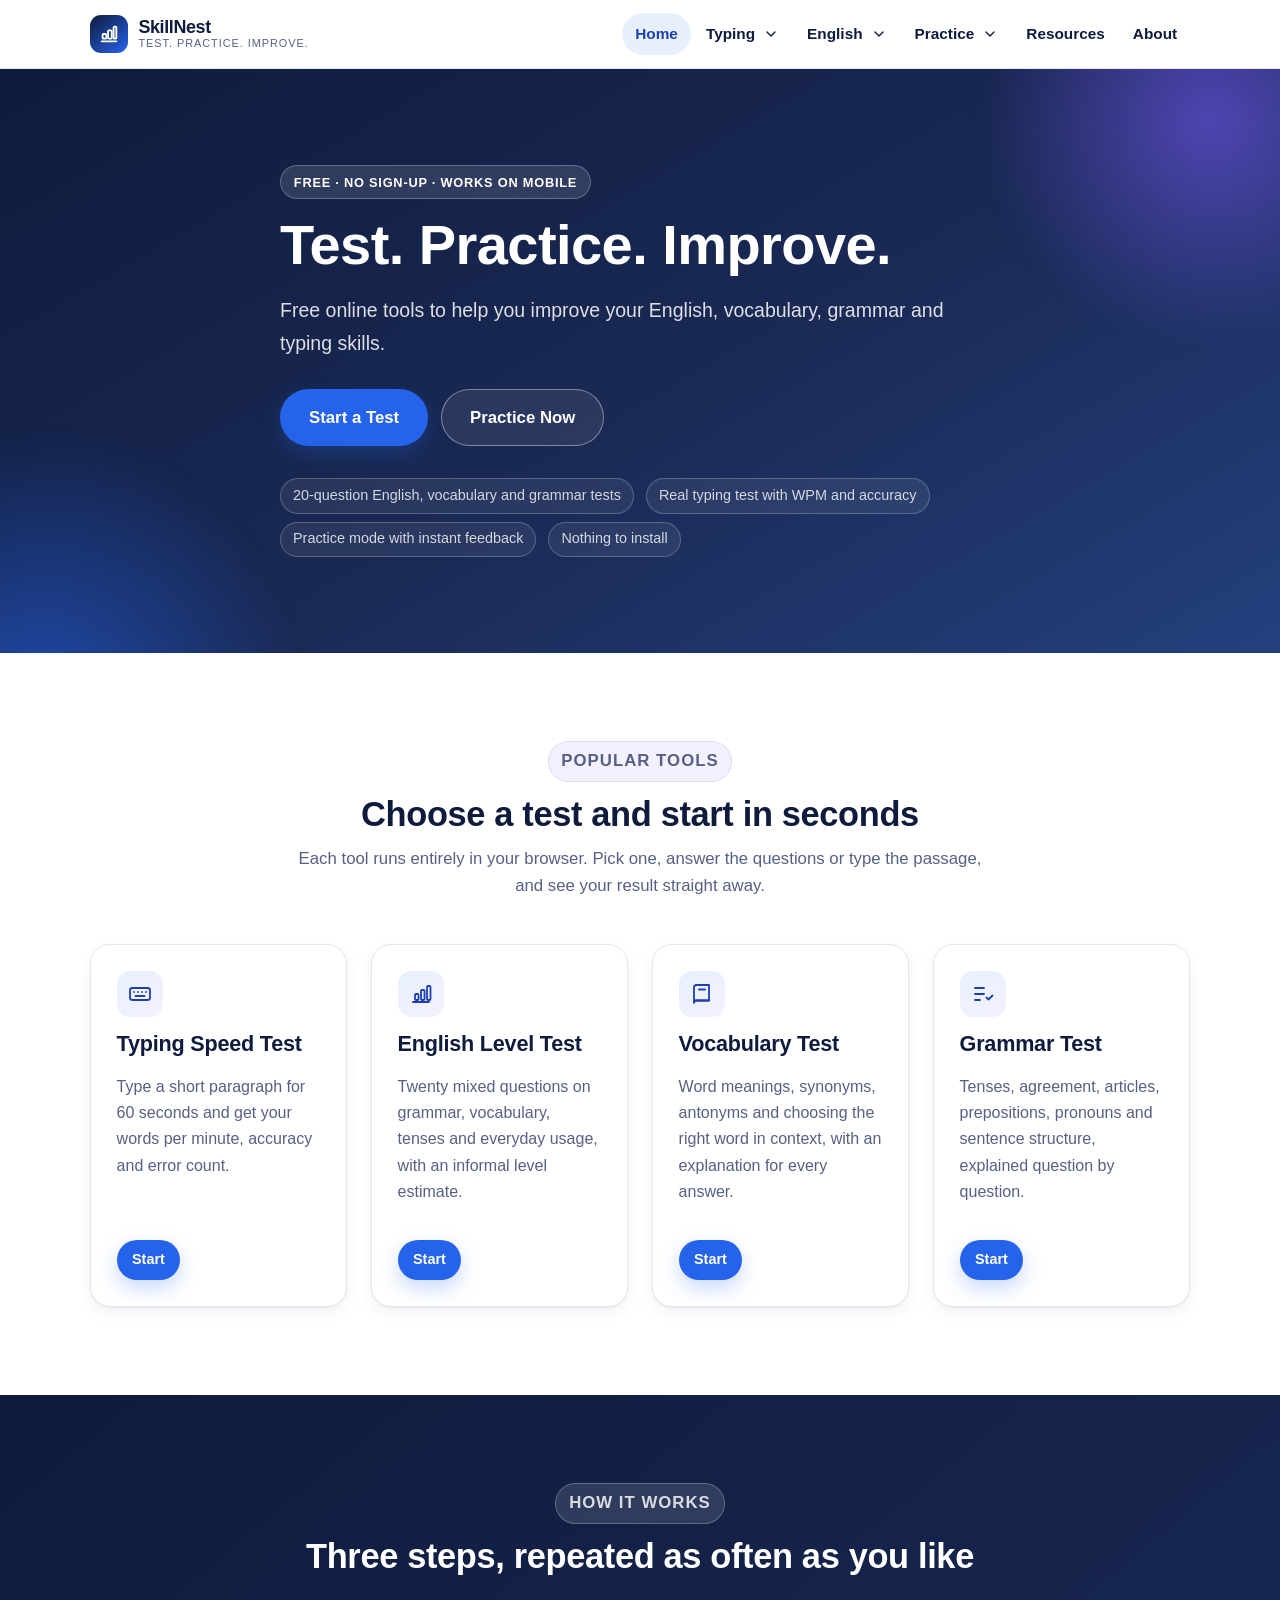
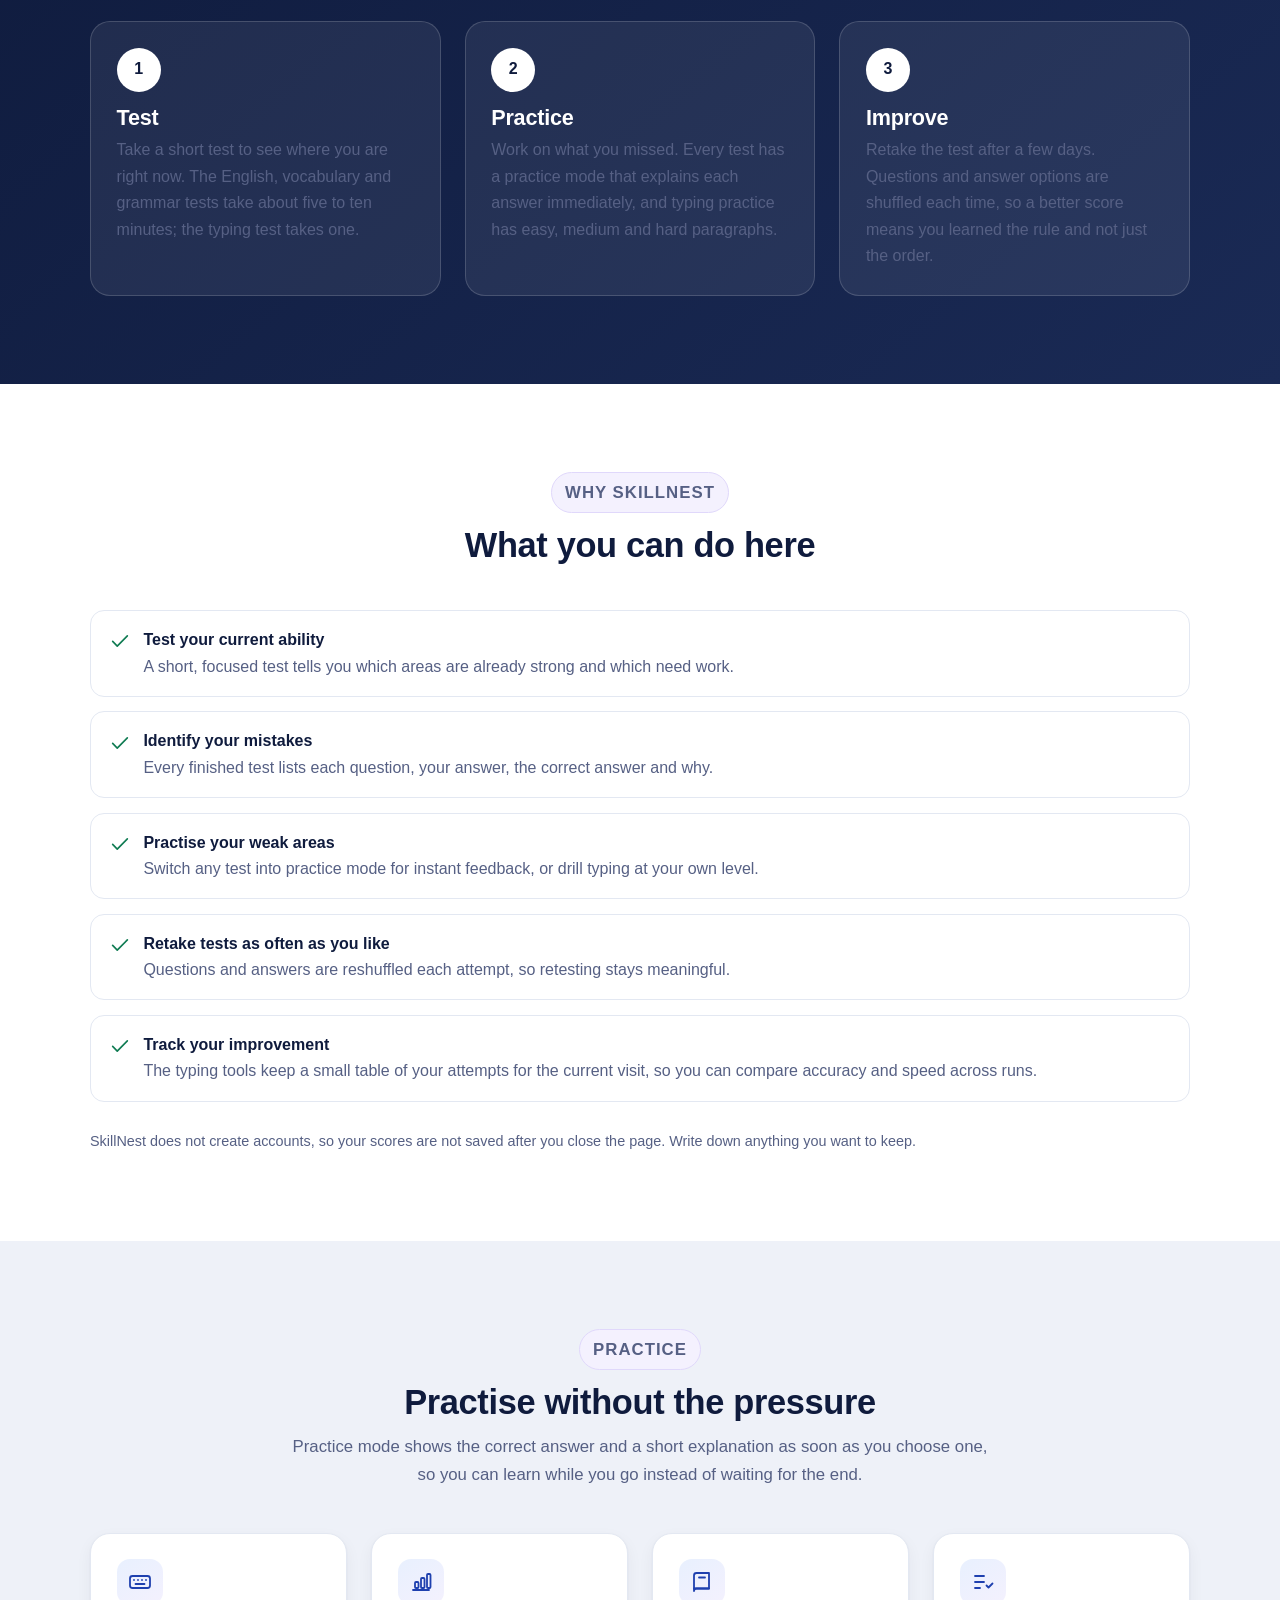
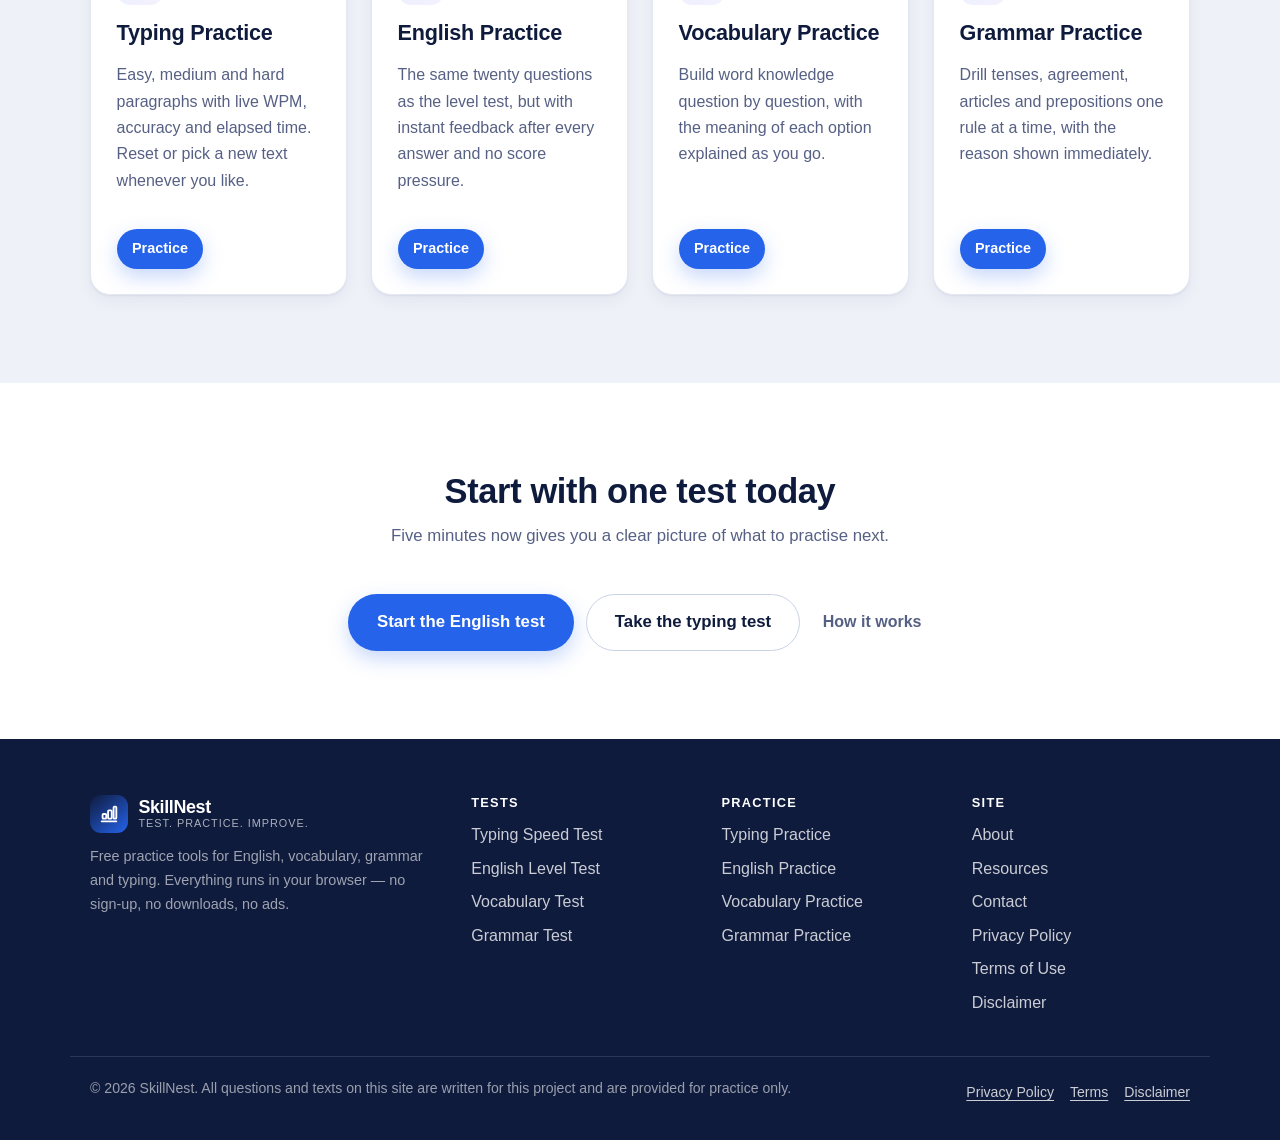
<file: index.html>
<!DOCTYPE html>
<html lang="en" class="no-js">
<head>
  <meta name="google-site-verification" content="B68_wFZiDDwankodDJ1RFedJBRaIrC2T7KPeKbLNsic">
  <meta charset="utf-8">
  <meta name="viewport" content="width=device-width, initial-scale=1">
    <!-- Google Analytics -->
  <script async src="https://www.googletagmanager.com/gtag/js?id=G-68F8K23XJ8"></script>
  <script>
    window.dataLayer = window.dataLayer || [];
    function gtag(){dataLayer.push(arguments);}
    gtag('js', new Date());
    gtag('config', 'G-68F8K23XJ8');
  </script>
  <title>SkillNest — Free English, Vocabulary, Grammar and Typing Tests</title>
  <meta name="description" content="SkillNest offers free online tests and practice tools for English, vocabulary, grammar and typing. Test your level, practise weak areas and track your improvement.">
  <meta name="theme-color" content="#0f1b3d">
  <meta name="author" content="SkillNest">
  <link rel="icon" href="data:image/svg+xml,<svg xmlns='http://www.w3.org/2000/svg' viewBox='0 0 64 64'><rect width='64' height='64' rx='14' fill='%230f1b3d'/><rect x='14' y='34' width='10' height='16' rx='3' fill='%23ffffff'/><rect x='27' y='24' width='10' height='26' rx='3' fill='%23a78bfa'/><rect x='40' y='14' width='10' height='36' rx='3' fill='%232563eb'/></svg>">
  <link rel="stylesheet" href="style.css">
  <script>document.documentElement.className = "js";</script>
</head>
<body>
<a class="skip-link" href="#main">Skip to main content</a>

  <header class="site-header" id="top">
    <div class="container header__inner">
      <a class="logo" href="index.html">
        <span class="logo__mark" aria-hidden="true"><svg viewBox='0 0 24 24' fill='none' stroke='currentColor' stroke-width='2' stroke-linecap='round' stroke-linejoin='round' aria-hidden='true'><path d='M4 20h16'/><rect x='5' y='12' width='4' height='5' rx='1'/><rect x='11' y='8' width='4' height='9' rx='1'/><rect x='17' y='4' width='3' height='13' rx='1'/></svg></span>
        <span class="logo__text">
          <span class="logo__name" data-brand="name">SkillNest</span>
          <span class="logo__tag" data-brand="tagline">Test. Practice. Improve.</span>
        </span>
      </a>

      <button class="nav-toggle" type="button" data-nav-toggle aria-expanded="false"
              aria-controls="primary-nav" aria-label="Open the menu">
        <span class="nav-toggle__bars" aria-hidden="true"></span>
      </button>

      <nav class="primary-nav" id="primary-nav" aria-label="Primary">
        <ul class="nav-list">
          <li><a href="index.html">Home</a></li>
          <li>
            <button class="nav-link-btn" type="button" data-menu-toggle aria-expanded="false"
                    aria-controls="menu-typing">Typing <svg class='nav-caret' viewBox='0 0 24 24' fill='none' stroke='currentColor' stroke-width='2' stroke-linecap='round' stroke-linejoin='round' aria-hidden='true'><path d='m6 9 6 6 6-6'/></svg></button>
            <ul class="nav-menu" id="menu-typing">
              <li><a href="typing-test.html">Typing Speed Test</a></li>
              <li><a href="typing-practice.html">Typing Practice</a></li>
            </ul>
          </li>
          <li>
            <button class="nav-link-btn" type="button" data-menu-toggle aria-expanded="false"
                    aria-controls="menu-english">English <svg class='nav-caret' viewBox='0 0 24 24' fill='none' stroke='currentColor' stroke-width='2' stroke-linecap='round' stroke-linejoin='round' aria-hidden='true'><path d='m6 9 6 6 6-6'/></svg></button>
            <ul class="nav-menu" id="menu-english">
              <li><a href="english-test.html">English Level Test</a></li>
              <li><a href="vocabulary-test.html">Vocabulary Test</a></li>
              <li><a href="grammar-test.html">Grammar Test</a></li>
            </ul>
          </li>
          <li>
            <button class="nav-link-btn" type="button" data-menu-toggle aria-expanded="false"
                    aria-controls="menu-practice">Practice <svg class='nav-caret' viewBox='0 0 24 24' fill='none' stroke='currentColor' stroke-width='2' stroke-linecap='round' stroke-linejoin='round' aria-hidden='true'><path d='m6 9 6 6 6-6'/></svg></button>
            <ul class="nav-menu" id="menu-practice">
              <li><a href="typing-practice.html">Typing Practice</a></li>
              <li><a href="english-test.html?mode=practice">English Practice</a></li>
              <li><a href="vocabulary-test.html?mode=practice">Vocabulary Practice</a></li>
              <li><a href="grammar-test.html?mode=practice">Grammar Practice</a></li>
            </ul>
          </li>
          <li><a href="resources.html">Resources</a></li>
          <li><a href="about.html">About</a></li>
        </ul>
      </nav>
    </div>
  </header>

  <main id="main">
    <!-- ============ HERO ============ -->
    <section class="hero">
      <div class="container hero__inner">
        <p class="eyebrow eyebrow--on-dark">Free · No sign-up · Works on mobile</p>
        <h1 data-brand="tagline">Test. Practice. Improve.</h1>
        <p class="hero__lead">Free online tools to help you improve your English, vocabulary, grammar and
          typing skills.</p>
        <div class="hero__actions">
          <a class="btn btn--primary btn--lg" href="#tools">Start a Test</a>
          <a class="btn btn--ghost btn--lg" href="#practice">Practice Now</a>
        </div>
        <ul class="hero__points">
          <li>20-question English, vocabulary and grammar tests</li>
          <li>Real typing test with WPM and accuracy</li>
          <li>Practice mode with instant feedback</li>
          <li>Nothing to install</li>
        </ul>
      </div>
    </section>

    <!-- ============ POPULAR TOOLS ============ -->
    <section class="section section--white" id="tools">
      <div class="container">
        <div class="section-head reveal">
          <p class="eyebrow">Popular tools</p>
          <h2>Choose a test and start in seconds</h2>
          <p>Each tool runs entirely in your browser. Pick one, answer the questions or type the
            passage, and see your result straight away.</p>
        </div>

        <div class="grid grid--4">
          <article class="card tool-card reveal">
            <span class="tool-card__icon" aria-hidden="true"><svg viewBox='0 0 24 24' fill='none' stroke='currentColor' stroke-width='1.8' stroke-linecap='round' stroke-linejoin='round' aria-hidden='true'><rect x='2' y='6' width='20' height='12' rx='2.5'/><path d='M6 10h.01M10 10h.01M14 10h.01M18 10h.01M7.5 14h9'/></svg></span>
            <h3>Typing Speed Test</h3>
            <p class="tool-card__text">Type a short paragraph for 60 seconds and get your words per
              minute, accuracy and error count.</p>
            <a class="btn btn--primary btn--sm" href="typing-test.html">Start</a>
          </article>

          <article class="card tool-card reveal">
            <span class="tool-card__icon" aria-hidden="true"><svg viewBox='0 0 24 24' fill='none' stroke='currentColor' stroke-width='1.8' stroke-linecap='round' stroke-linejoin='round' aria-hidden='true'><path d='M4 20h16'/><rect x='6' y='12' width='3.5' height='6' rx='1'/><rect x='12' y='8' width='3.5' height='10' rx='1'/><rect x='18' y='4' width='3.5' height='14' rx='1'/></svg></span>
            <h3>English Level Test</h3>
            <p class="tool-card__text">Twenty mixed questions on grammar, vocabulary, tenses and
              everyday usage, with an informal level estimate.</p>
            <a class="btn btn--primary btn--sm" href="english-test.html">Start</a>
          </article>

          <article class="card tool-card reveal">
            <span class="tool-card__icon" aria-hidden="true"><svg viewBox='0 0 24 24' fill='none' stroke='currentColor' stroke-width='1.8' stroke-linecap='round' stroke-linejoin='round' aria-hidden='true'><path d='M4 5.5A2.5 2.5 0 0 1 6.5 3H19v15.5H6.5A2.5 2.5 0 0 0 4 21V5.5Z'/><path d='M4 18.5h15'/><path d='M9 7.5h6'/></svg></span>
            <h3>Vocabulary Test</h3>
            <p class="tool-card__text">Word meanings, synonyms, antonyms and choosing the right word
              in context, with an explanation for every answer.</p>
            <a class="btn btn--primary btn--sm" href="vocabulary-test.html">Start</a>
          </article>

          <article class="card tool-card reveal">
            <span class="tool-card__icon" aria-hidden="true"><svg viewBox='0 0 24 24' fill='none' stroke='currentColor' stroke-width='1.8' stroke-linecap='round' stroke-linejoin='round' aria-hidden='true'><path d='M4 6h9'/><path d='M4 12h9'/><path d='M4 18h5'/><path d='m15.5 15.5 2 2 4-4'/></svg></span>
            <h3>Grammar Test</h3>
            <p class="tool-card__text">Tenses, agreement, articles, prepositions, pronouns and
              sentence structure, explained question by question.</p>
            <a class="btn btn--primary btn--sm" href="grammar-test.html">Start</a>
          </article>
        </div>
      </div>
    </section>

    <!-- ============ HOW IT WORKS ============ -->
    <section class="section section--navy" id="how">
      <div class="container">
        <div class="section-head reveal">
          <p class="eyebrow eyebrow--on-dark">How it works</p>
          <h2>Three steps, repeated as often as you like</h2>
        </div>

        <div class="grid grid--3">
          <article class="card step-card reveal">
            <span class="step-card__num" aria-hidden="true">1</span>
            <h3>Test</h3>
            <p>Take a short test to see where you are right now. The English, vocabulary and grammar
              tests take about five to ten minutes; the typing test takes one.</p>
          </article>

          <article class="card step-card reveal">
            <span class="step-card__num" aria-hidden="true">2</span>
            <h3>Practice</h3>
            <p>Work on what you missed. Every test has a practice mode that explains each answer
              immediately, and typing practice has easy, medium and hard paragraphs.</p>
          </article>

          <article class="card step-card reveal">
            <span class="step-card__num" aria-hidden="true">3</span>
            <h3>Improve</h3>
            <p>Retake the test after a few days. Questions and answer options are shuffled each time,
              so a better score means you learned the rule and not just the order.</p>
          </article>
        </div>
      </div>
    </section>

    <!-- ============ WHY SKILLNEST ============ -->
    <section class="section section--white" id="why">
      <div class="container">
        <div class="section-head reveal">
          <p class="eyebrow">Why SkillNest</p>
          <h2>What you can do here</h2>
        </div>

        <ul class="why-list reveal">
          <li><svg viewBox='0 0 24 24' fill='none' stroke='currentColor' stroke-width='1.8' stroke-linecap='round' stroke-linejoin='round' aria-hidden='true'><path d='m4 12.5 5 5L20 6.5'/></svg><div><strong>Test your current ability</strong>
            <span>A short, focused test tells you which areas are already strong and which need work.</span></div></li>
          <li><svg viewBox='0 0 24 24' fill='none' stroke='currentColor' stroke-width='1.8' stroke-linecap='round' stroke-linejoin='round' aria-hidden='true'><path d='m4 12.5 5 5L20 6.5'/></svg><div><strong>Identify your mistakes</strong>
            <span>Every finished test lists each question, your answer, the correct answer and why.</span></div></li>
          <li><svg viewBox='0 0 24 24' fill='none' stroke='currentColor' stroke-width='1.8' stroke-linecap='round' stroke-linejoin='round' aria-hidden='true'><path d='m4 12.5 5 5L20 6.5'/></svg><div><strong>Practise your weak areas</strong>
            <span>Switch any test into practice mode for instant feedback, or drill typing at your own level.</span></div></li>
          <li><svg viewBox='0 0 24 24' fill='none' stroke='currentColor' stroke-width='1.8' stroke-linecap='round' stroke-linejoin='round' aria-hidden='true'><path d='m4 12.5 5 5L20 6.5'/></svg><div><strong>Retake tests as often as you like</strong>
            <span>Questions and answers are reshuffled each attempt, so retesting stays meaningful.</span></div></li>
          <li><svg viewBox='0 0 24 24' fill='none' stroke='currentColor' stroke-width='1.8' stroke-linecap='round' stroke-linejoin='round' aria-hidden='true'><path d='m4 12.5 5 5L20 6.5'/></svg><div><strong>Track your improvement</strong>
            <span>The typing tools keep a small table of your attempts for the current visit, so you
              can compare accuracy and speed across runs.</span></div></li>
        </ul>

        <p class="small muted mt-3">SkillNest does not create accounts, so your scores are not saved
          after you close the page. Write down anything you want to keep.</p>
      </div>
    </section>

    <!-- ============ PRACTICE ============ -->
    <section class="section section--tint" id="practice">
      <div class="container">
        <div class="section-head reveal">
          <p class="eyebrow">Practice</p>
          <h2>Practise without the pressure</h2>
          <p>Practice mode shows the correct answer and a short explanation as soon as you choose one,
            so you can learn while you go instead of waiting for the end.</p>
        </div>

        <div class="grid grid--4">
          <article class="card tool-card reveal">
            <span class="tool-card__icon" aria-hidden="true"><svg viewBox='0 0 24 24' fill='none' stroke='currentColor' stroke-width='1.8' stroke-linecap='round' stroke-linejoin='round' aria-hidden='true'><rect x='2' y='6' width='20' height='12' rx='2.5'/><path d='M6 10h.01M10 10h.01M14 10h.01M18 10h.01M7.5 14h9'/></svg></span>
            <h3>Typing Practice</h3>
            <p class="tool-card__text">Easy, medium and hard paragraphs with live WPM, accuracy and
              elapsed time. Reset or pick a new text whenever you like.</p>
            <a class="btn btn--primary btn--sm" href="typing-practice.html">Practice</a>
          </article>

          <article class="card tool-card reveal">
            <span class="tool-card__icon" aria-hidden="true"><svg viewBox='0 0 24 24' fill='none' stroke='currentColor' stroke-width='1.8' stroke-linecap='round' stroke-linejoin='round' aria-hidden='true'><path d='M4 20h16'/><rect x='6' y='12' width='3.5' height='6' rx='1'/><rect x='12' y='8' width='3.5' height='10' rx='1'/><rect x='18' y='4' width='3.5' height='14' rx='1'/></svg></span>
            <h3>English Practice</h3>
            <p class="tool-card__text">The same twenty questions as the level test, but with instant
              feedback after every answer and no score pressure.</p>
            <a class="btn btn--primary btn--sm" href="english-test.html?mode=practice">Practice</a>
          </article>

          <article class="card tool-card reveal">
            <span class="tool-card__icon" aria-hidden="true"><svg viewBox='0 0 24 24' fill='none' stroke='currentColor' stroke-width='1.8' stroke-linecap='round' stroke-linejoin='round' aria-hidden='true'><path d='M4 5.5A2.5 2.5 0 0 1 6.5 3H19v15.5H6.5A2.5 2.5 0 0 0 4 21V5.5Z'/><path d='M4 18.5h15'/><path d='M9 7.5h6'/></svg></span>
            <h3>Vocabulary Practice</h3>
            <p class="tool-card__text">Build word knowledge question by question, with the meaning of
              each option explained as you go.</p>
            <a class="btn btn--primary btn--sm" href="vocabulary-test.html?mode=practice">Practice</a>
          </article>

          <article class="card tool-card reveal">
            <span class="tool-card__icon" aria-hidden="true"><svg viewBox='0 0 24 24' fill='none' stroke='currentColor' stroke-width='1.8' stroke-linecap='round' stroke-linejoin='round' aria-hidden='true'><path d='M4 6h9'/><path d='M4 12h9'/><path d='M4 18h5'/><path d='m15.5 15.5 2 2 4-4'/></svg></span>
            <h3>Grammar Practice</h3>
            <p class="tool-card__text">Drill tenses, agreement, articles and prepositions one rule at
              a time, with the reason shown immediately.</p>
            <a class="btn btn--primary btn--sm" href="grammar-test.html?mode=practice">Practice</a>
          </article>
        </div>
      </div>
    </section>

    <!-- ============ FINAL CTA ============ -->
    <section class="section section--white cta-band">
      <div class="container">
        <div class="section-head reveal">
          <h2>Start with one test today</h2>
          <p>Five minutes now gives you a clear picture of what to practise next.</p>
        </div>
        <div class="btn-row btn-row--center reveal">
          <a class="btn btn--primary btn--lg" href="english-test.html">Start the English test</a>
          <a class="btn btn--ghost btn--lg" href="typing-test.html">Take the typing test</a>
          <a class="btn btn--quiet" href="about.html">How it works</a>
        </div>
      </div>
    </section>
  </main>

  <footer class="site-footer">
    <div class="container footer__grid">
      <div>
        <a class="logo logo--footer" href="index.html">
          <span class="logo__mark" aria-hidden="true"><svg viewBox='0 0 24 24' fill='none' stroke='currentColor' stroke-width='2' stroke-linecap='round' stroke-linejoin='round' aria-hidden='true'><path d='M4 20h16'/><rect x='5' y='12' width='4' height='5' rx='1'/><rect x='11' y='8' width='4' height='9' rx='1'/><rect x='17' y='4' width='3' height='13' rx='1'/></svg></span>
          <span class="logo__text">
            <span class="logo__name" data-brand="name">SkillNest</span>
            <span class="logo__tag" data-brand="tagline">Test. Practice. Improve.</span>
          </span>
        </a>
        <p class="footer__note">Free practice tools for English, vocabulary, grammar and typing.
          Everything runs in your browser — no sign-up, no downloads, no ads.</p>
      </div>

      <nav class="footer__col" aria-label="Tests">
        <h2 class="footer__title">Tests</h2>
        <ul>
          <li><a href="typing-test.html">Typing Speed Test</a></li>
          <li><a href="english-test.html">English Level Test</a></li>
          <li><a href="vocabulary-test.html">Vocabulary Test</a></li>
          <li><a href="grammar-test.html">Grammar Test</a></li>
        </ul>
      </nav>

      <nav class="footer__col" aria-label="Practice">
        <h2 class="footer__title">Practice</h2>
        <ul>
          <li><a href="typing-practice.html">Typing Practice</a></li>
          <li><a href="english-test.html?mode=practice">English Practice</a></li>
          <li><a href="vocabulary-test.html?mode=practice">Vocabulary Practice</a></li>
          <li><a href="grammar-test.html?mode=practice">Grammar Practice</a></li>
        </ul>
      </nav>

      <nav class="footer__col" aria-label="Site">
        <h2 class="footer__title">Site</h2>
        <ul>
          <li><a href="about.html">About</a></li>
          <li><a href="resources.html">Resources</a></li>
          <li><a href="contact.html">Contact</a></li>
          <li><a href="privacy.html">Privacy Policy</a></li>
          <li><a href="terms.html">Terms of Use</a></li>
          <li><a href="disclaimer.html">Disclaimer</a></li>
        </ul>
      </nav>
    </div>

    <div class="container footer__bottom">
      <p>&copy; <span data-year>2026</span> <span data-brand="name">SkillNest</span>.
        All questions and texts on this site are written for this project and are provided for practice only.</p>
      <ul class="footer__legal">
        <li><a href="privacy.html">Privacy Policy</a></li>
        <li><a href="terms.html">Terms</a></li>
        <li><a href="disclaimer.html">Disclaimer</a></li>
      </ul>
    </div>
  </footer>

  <script src="brand.js" defer></script>
  <script src="script.js" defer></script>
</body>
</html>
</file>
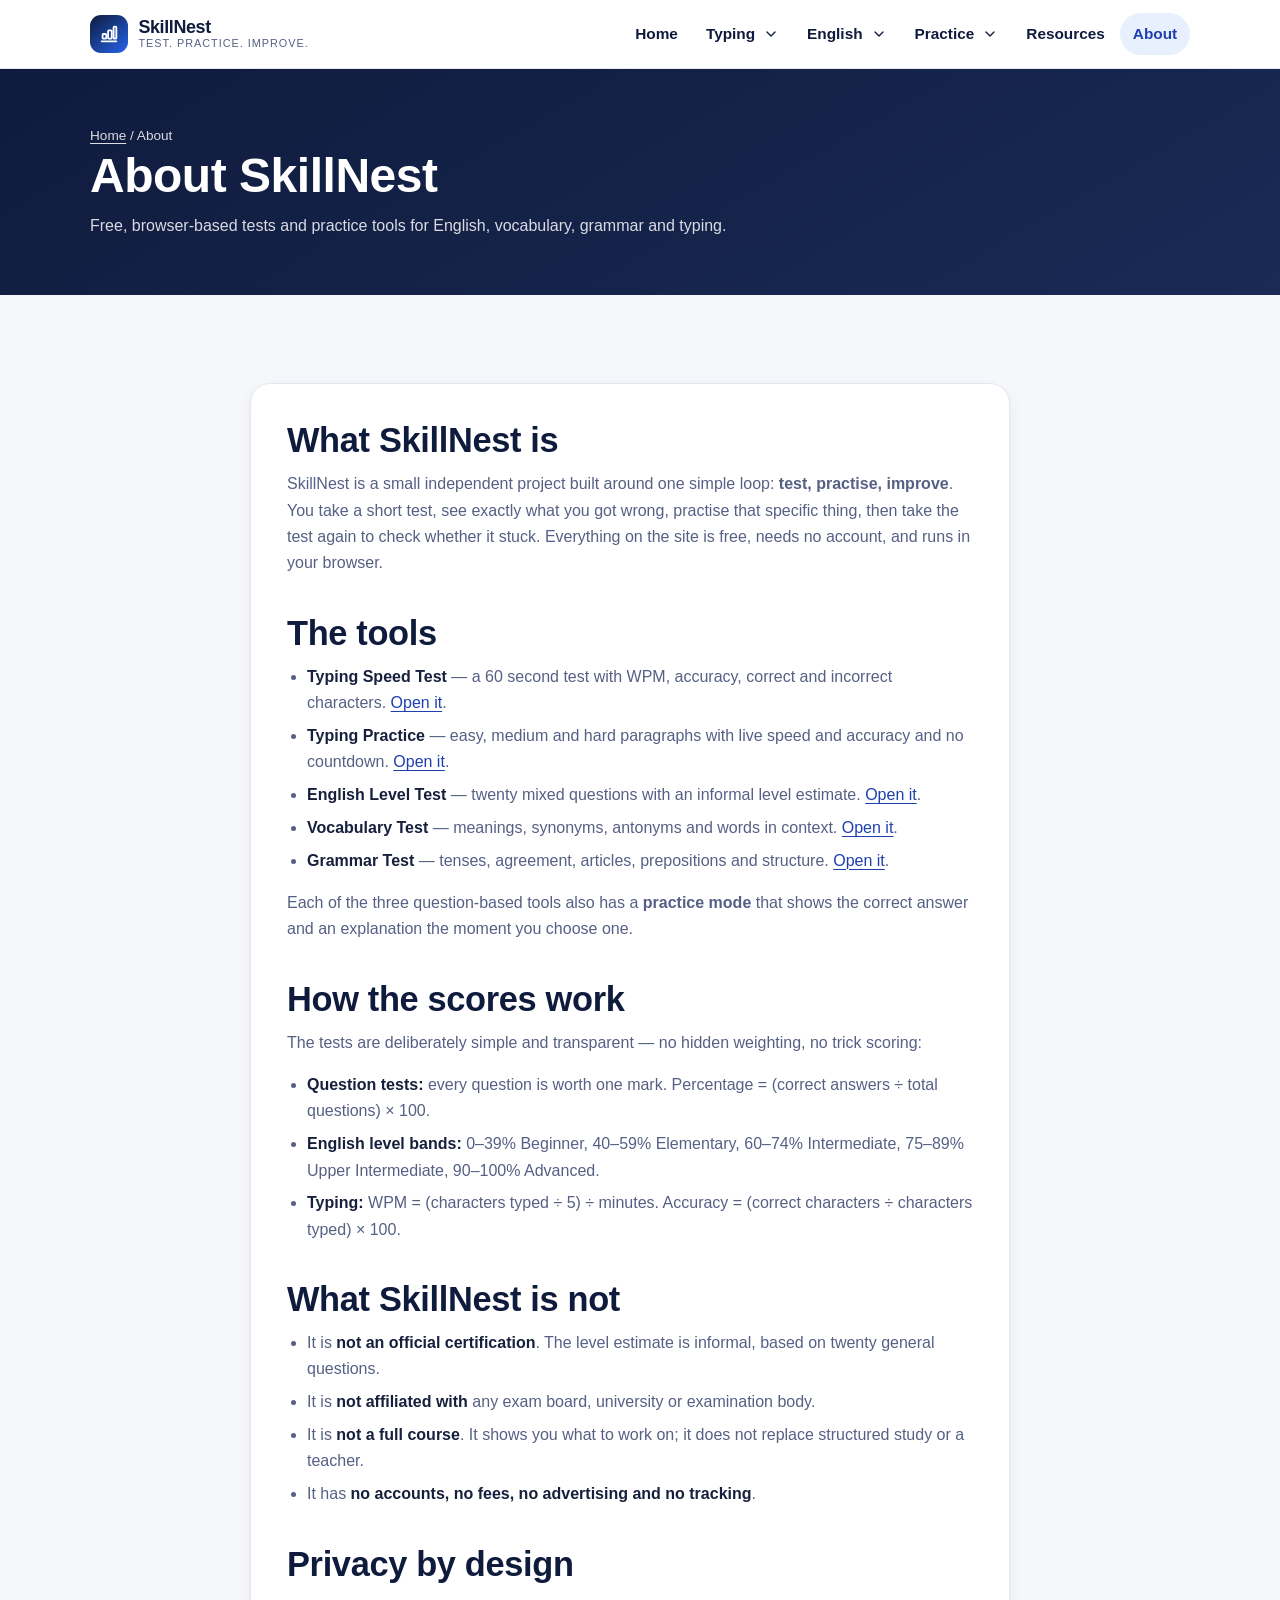
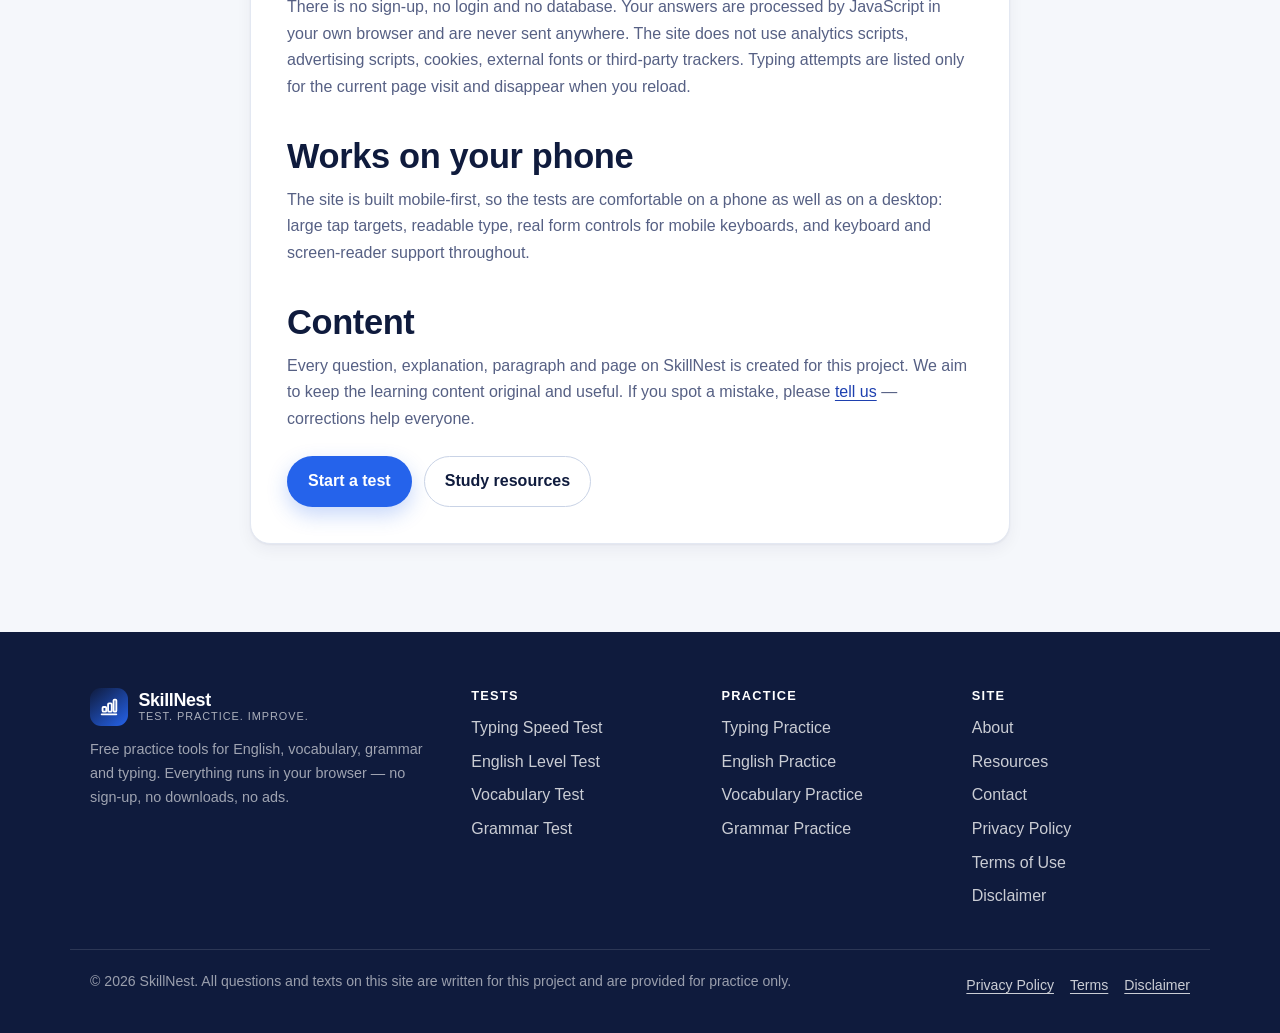
<file: about.html>
<!DOCTYPE html>
<html lang="en" class="no-js">
<head>
  <meta charset="utf-8">
  <meta name="viewport" content="width=device-width, initial-scale=1">
  <!-- Google Analytics -->
<script async src="https://www.googletagmanager.com/gtag/js?id=G-68F8K23XJ8"></script>
<script>
  window.dataLayer = window.dataLayer || [];
  function gtag(){dataLayer.push(arguments);}
  gtag('js', new Date());
  gtag('config', 'G-68F8K23XJ8');
</script>
<title>About SkillNest — Free English & Typing Practice Tools</title>
<meta name="description" content="Learn about SkillNest, our free English, vocabulary, grammar and typing tests, how they work, how scores are calculated and what the tools are designed to do.">
  <meta name="theme-color" content="#0f1b3d">
  <meta name="author" content="SkillNest">
  <link rel="icon" href="data:image/svg+xml,<svg xmlns='http://www.w3.org/2000/svg' viewBox='0 0 64 64'><rect width='64' height='64' rx='14' fill='%230f1b3d'/><rect x='14' y='34' width='10' height='16' rx='3' fill='%23ffffff'/><rect x='27' y='24' width='10' height='26' rx='3' fill='%23a78bfa'/><rect x='40' y='14' width='10' height='36' rx='3' fill='%232563eb'/></svg>">
  <link rel="stylesheet" href="style.css">
  <script>document.documentElement.className = "js";</script>
</head>
<body>
<a class="skip-link" href="#main">Skip to main content</a>

  <header class="site-header" id="top">
    <div class="container header__inner">
      <a class="logo" href="index.html">
        <span class="logo__mark" aria-hidden="true"><svg viewBox='0 0 24 24' fill='none' stroke='currentColor' stroke-width='2' stroke-linecap='round' stroke-linejoin='round' aria-hidden='true'><path d='M4 20h16'/><rect x='5' y='12' width='4' height='5' rx='1'/><rect x='11' y='8' width='4' height='9' rx='1'/><rect x='17' y='4' width='3' height='13' rx='1'/></svg></span>
        <span class="logo__text">
          <span class="logo__name" data-brand="name">SkillNest</span>
          <span class="logo__tag" data-brand="tagline">Test. Practice. Improve.</span>
        </span>
      </a>

      <button class="nav-toggle" type="button" data-nav-toggle aria-expanded="false"
              aria-controls="primary-nav" aria-label="Open the menu">
        <span class="nav-toggle__bars" aria-hidden="true"></span>
      </button>

      <nav class="primary-nav" id="primary-nav" aria-label="Primary">
        <ul class="nav-list">
          <li><a href="index.html">Home</a></li>
          <li>
            <button class="nav-link-btn" type="button" data-menu-toggle aria-expanded="false"
                    aria-controls="menu-typing">Typing <svg class='nav-caret' viewBox='0 0 24 24' fill='none' stroke='currentColor' stroke-width='2' stroke-linecap='round' stroke-linejoin='round' aria-hidden='true'><path d='m6 9 6 6 6-6'/></svg></button>
            <ul class="nav-menu" id="menu-typing">
              <li><a href="typing-test.html">Typing Speed Test</a></li>
              <li><a href="typing-practice.html">Typing Practice</a></li>
            </ul>
          </li>
          <li>
            <button class="nav-link-btn" type="button" data-menu-toggle aria-expanded="false"
                    aria-controls="menu-english">English <svg class='nav-caret' viewBox='0 0 24 24' fill='none' stroke='currentColor' stroke-width='2' stroke-linecap='round' stroke-linejoin='round' aria-hidden='true'><path d='m6 9 6 6 6-6'/></svg></button>
            <ul class="nav-menu" id="menu-english">
              <li><a href="english-test.html">English Level Test</a></li>
              <li><a href="vocabulary-test.html">Vocabulary Test</a></li>
              <li><a href="grammar-test.html">Grammar Test</a></li>
            </ul>
          </li>
          <li>
            <button class="nav-link-btn" type="button" data-menu-toggle aria-expanded="false"
                    aria-controls="menu-practice">Practice <svg class='nav-caret' viewBox='0 0 24 24' fill='none' stroke='currentColor' stroke-width='2' stroke-linecap='round' stroke-linejoin='round' aria-hidden='true'><path d='m6 9 6 6 6-6'/></svg></button>
            <ul class="nav-menu" id="menu-practice">
              <li><a href="typing-practice.html">Typing Practice</a></li>
              <li><a href="english-test.html?mode=practice">English Practice</a></li>
              <li><a href="vocabulary-test.html?mode=practice">Vocabulary Practice</a></li>
              <li><a href="grammar-test.html?mode=practice">Grammar Practice</a></li>
            </ul>
          </li>
          <li><a href="resources.html">Resources</a></li>
          <li><a href="about.html">About</a></li>
        </ul>
      </nav>
    </div>
  </header>

  <main id="main">
    <section class="page-head">
      <div class="container">
        <p class="breadcrumb"><a href="index.html">Home</a> / About</p>
        <h1>About SkillNest</h1>
        <p>Free, browser-based tests and practice tools for English, vocabulary, grammar and typing.</p>
      </div>
    </section>

    <section class="section section--gray">
      <div class="container container--narrow">
        <article class="card card--page prose">
          <h2>What SkillNest is</h2>
          <p>SkillNest is a small independent project built around one simple loop:
            <strong>test, practise, improve</strong>. You take a short test, see exactly what you got
            wrong, practise that specific thing, then take the test again to check whether it stuck.
            Everything on the site is free, needs no account, and runs in your browser.</p>

          <h2>The tools</h2>
          <ul>
            <li><strong>Typing Speed Test</strong> — a 60 second test with WPM, accuracy, correct and
              incorrect characters. <a href="typing-test.html">Open it</a>.</li>
            <li><strong>Typing Practice</strong> — easy, medium and hard paragraphs with live speed
              and accuracy and no countdown. <a href="typing-practice.html">Open it</a>.</li>
            <li><strong>English Level Test</strong> — twenty mixed questions with an informal level
              estimate. <a href="english-test.html">Open it</a>.</li>
            <li><strong>Vocabulary Test</strong> — meanings, synonyms, antonyms and words in context.
              <a href="vocabulary-test.html">Open it</a>.</li>
            <li><strong>Grammar Test</strong> — tenses, agreement, articles, prepositions and
              structure. <a href="grammar-test.html">Open it</a>.</li>
          </ul>
          <p>Each of the three question-based tools also has a <strong>practice mode</strong> that
            shows the correct answer and an explanation the moment you choose one.</p>

          <h2>How the scores work</h2>
          <p>The tests are deliberately simple and transparent — no hidden weighting, no trick
            scoring:</p>
          <ul>
            <li><strong>Question tests:</strong> every question is worth one mark.
              Percentage = (correct answers ÷ total questions) × 100.</li>
            <li><strong>English level bands:</strong> 0–39% Beginner, 40–59% Elementary,
              60–74% Intermediate, 75–89% Upper Intermediate, 90–100% Advanced.</li>
            <li><strong>Typing:</strong> WPM = (characters typed ÷ 5) ÷ minutes.
              Accuracy = (correct characters ÷ characters typed) × 100.</li>
          </ul>

          <h2>What SkillNest is not</h2>
          <ul>
            <li>It is <strong>not an official certification</strong>. The level estimate is informal,
              based on twenty general questions.</li>
            <li>It is <strong>not affiliated with</strong> any exam board, university or
              examination body.</li>
            <li>It is <strong>not a full course</strong>. It shows you what to work on; it does not
              replace structured study or a teacher.</li>
            <li>It has <strong>no accounts, no fees, no advertising and no tracking</strong>.</li>
          </ul>

          <h2>Privacy by design</h2>
          <p>There is no sign-up, no login and no database. Your answers are processed by JavaScript
            in your own browser and are never sent anywhere. The site does not use analytics scripts,
            advertising scripts, cookies, external fonts or third-party trackers. Typing attempts are
            listed only for the current page visit and disappear when you reload.</p>

          <h2>Works on your phone</h2>
          <p>The site is built mobile-first, so the tests are comfortable on a phone as well as on a
            desktop: large tap targets, readable type, real form controls for mobile keyboards, and
            keyboard and screen-reader support throughout.</p>

          <h2>Content</h2>
          <p>Every question, explanation, paragraph and page on SkillNest is created for this project. We aim to keep the learning content original and useful. If you spot a mistake, please <a href="contact.html">tell us</a> — corrections help everyone.</p>
          <div class="btn-row">
            <a class="btn btn--primary" href="index.html#tools">Start a test</a>
            <a class="btn btn--ghost" href="resources.html">Study resources</a>
          </div>
        </article>
      </div>
    </section>
  </main>

  <footer class="site-footer">
    <div class="container footer__grid">
      <div>
        <a class="logo logo--footer" href="index.html">
          <span class="logo__mark" aria-hidden="true"><svg viewBox='0 0 24 24' fill='none' stroke='currentColor' stroke-width='2' stroke-linecap='round' stroke-linejoin='round' aria-hidden='true'><path d='M4 20h16'/><rect x='5' y='12' width='4' height='5' rx='1'/><rect x='11' y='8' width='4' height='9' rx='1'/><rect x='17' y='4' width='3' height='13' rx='1'/></svg></span>
          <span class="logo__text">
            <span class="logo__name" data-brand="name">SkillNest</span>
            <span class="logo__tag" data-brand="tagline">Test. Practice. Improve.</span>
          </span>
        </a>
        <p class="footer__note">Free practice tools for English, vocabulary, grammar and typing.
          Everything runs in your browser — no sign-up, no downloads, no ads.</p>
      </div>

      <nav class="footer__col" aria-label="Tests">
        <h2 class="footer__title">Tests</h2>
        <ul>
          <li><a href="typing-test.html">Typing Speed Test</a></li>
          <li><a href="english-test.html">English Level Test</a></li>
          <li><a href="vocabulary-test.html">Vocabulary Test</a></li>
          <li><a href="grammar-test.html">Grammar Test</a></li>
        </ul>
      </nav>

      <nav class="footer__col" aria-label="Practice">
        <h2 class="footer__title">Practice</h2>
        <ul>
          <li><a href="typing-practice.html">Typing Practice</a></li>
          <li><a href="english-test.html?mode=practice">English Practice</a></li>
          <li><a href="vocabulary-test.html?mode=practice">Vocabulary Practice</a></li>
          <li><a href="grammar-test.html?mode=practice">Grammar Practice</a></li>
        </ul>
      </nav>

      <nav class="footer__col" aria-label="Site">
        <h2 class="footer__title">Site</h2>
        <ul>
          <li><a href="about.html">About</a></li>
          <li><a href="resources.html">Resources</a></li>
          <li><a href="contact.html">Contact</a></li>
          <li><a href="privacy.html">Privacy Policy</a></li>
          <li><a href="terms.html">Terms of Use</a></li>
          <li><a href="disclaimer.html">Disclaimer</a></li>
        </ul>
      </nav>
    </div>

    <div class="container footer__bottom">
      <p>&copy; <span data-year>2026</span> <span data-brand="name">SkillNest</span>.
        All questions and texts on this site are written for this project and are provided for practice only.</p>
      <ul class="footer__legal">
        <li><a href="privacy.html">Privacy Policy</a></li>
        <li><a href="terms.html">Terms</a></li>
        <li><a href="disclaimer.html">Disclaimer</a></li>
      </ul>
    </div>
  </footer>

  <script src="brand.js" defer></script>
  <script src="script.js" defer></script>
</body>
</html>
</file>
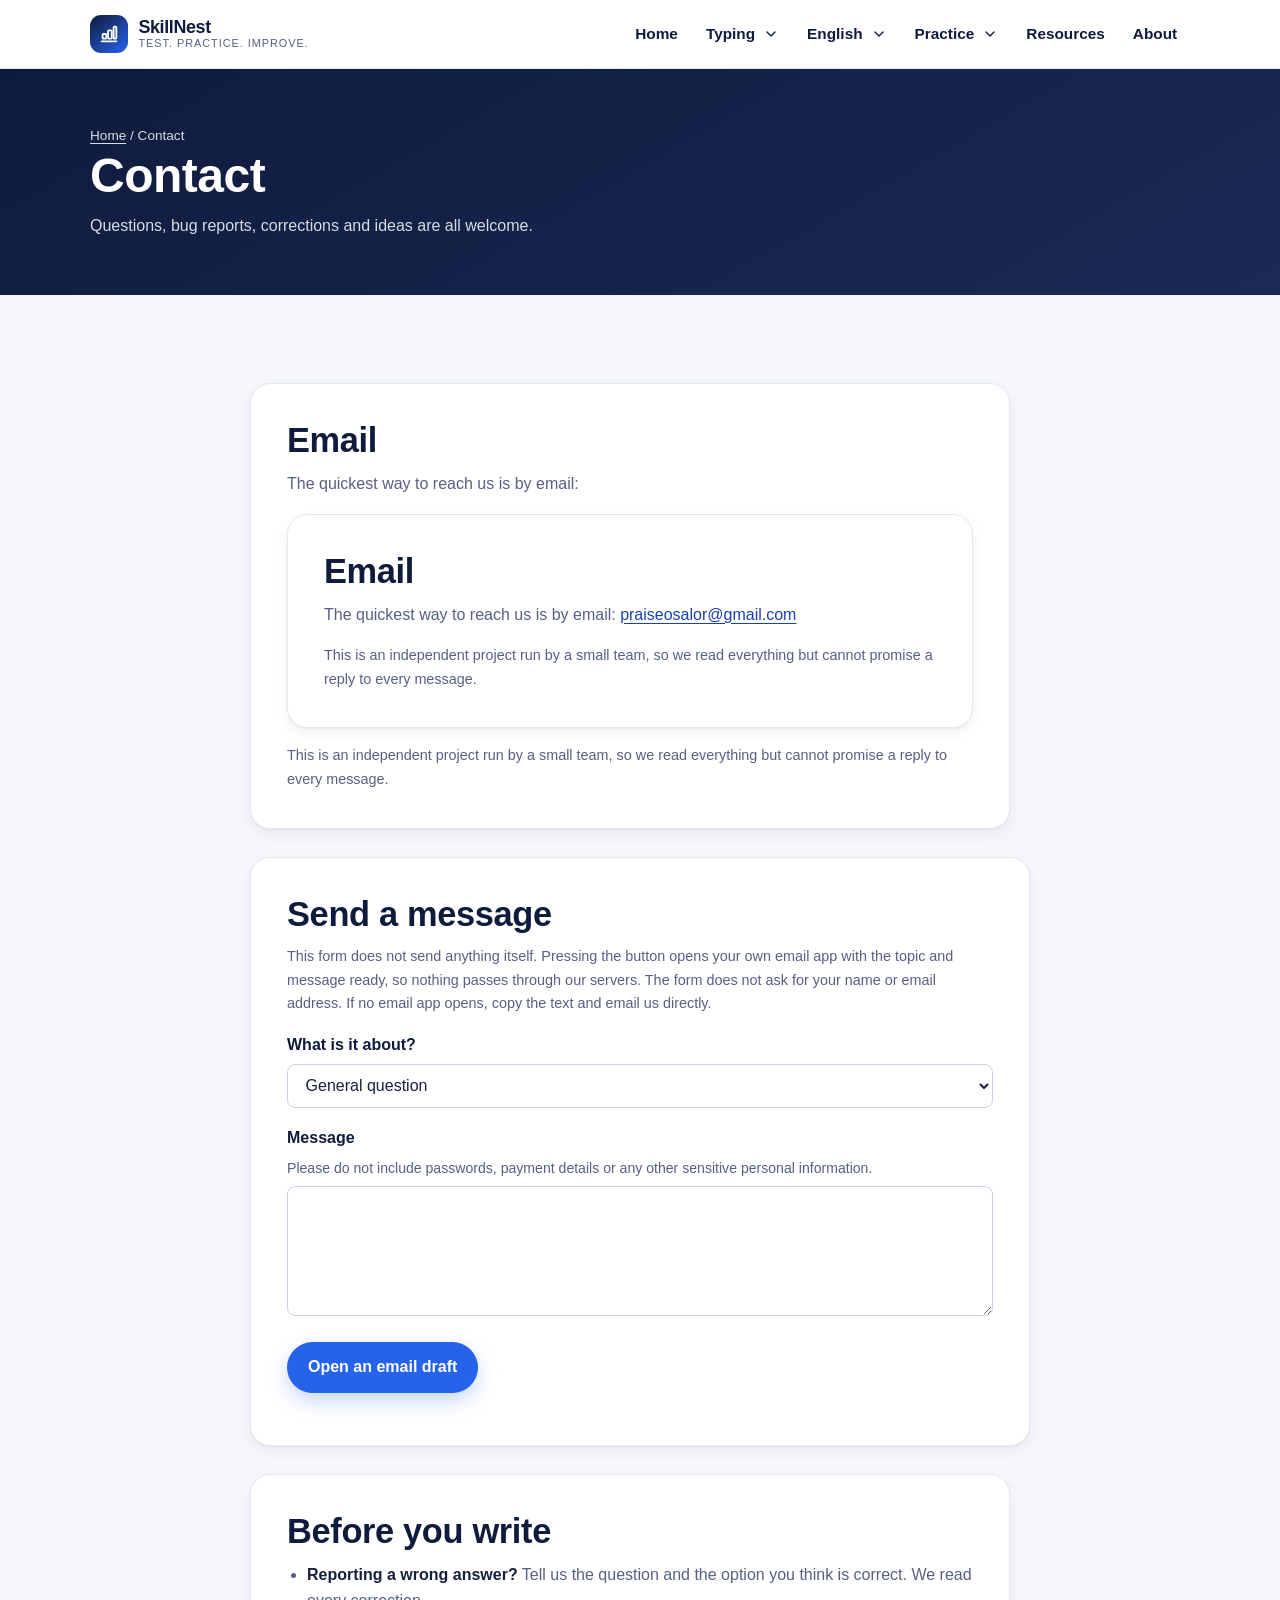
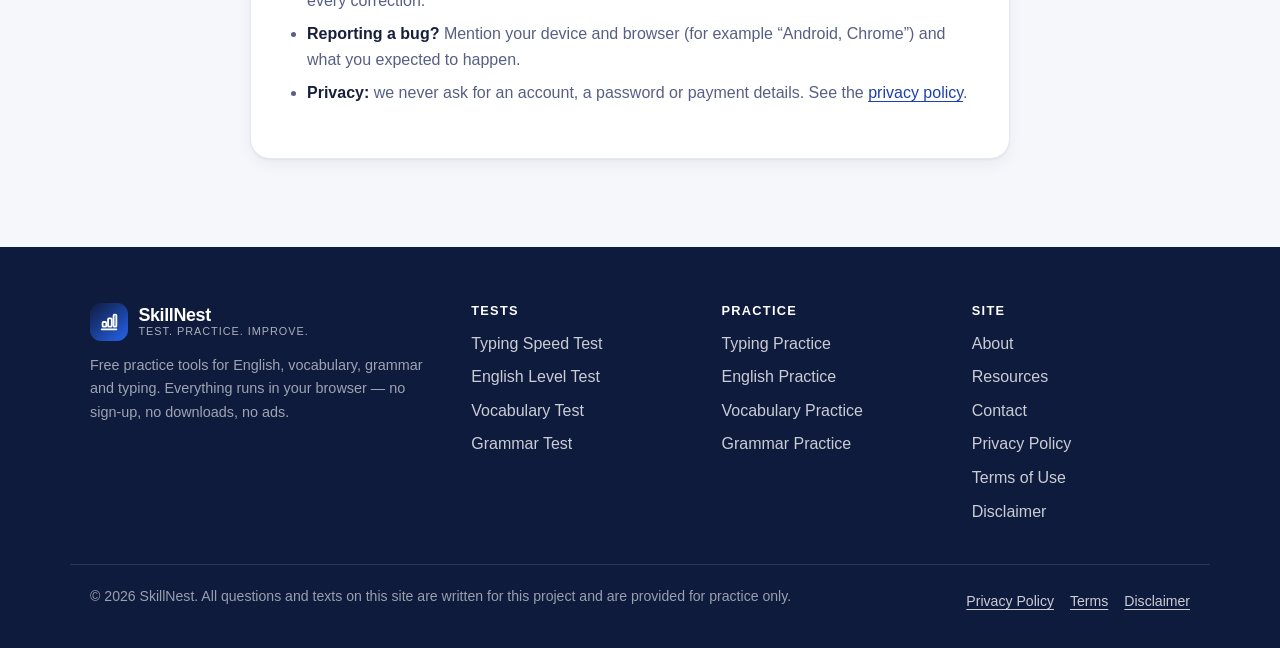
<file: contact.html>
<!DOCTYPE html>
<html lang="en" class="no-js">
<head>
  <meta charset="utf-8">
  <meta name="viewport" content="width=device-width, initial-scale=1">
  <!-- Google Analytics -->
<script async src="https://www.googletagmanager.com/gtag/js?id=G-68F8K23XJ8"></script>
<script>
  window.dataLayer = window.dataLayer || [];
  function gtag(){dataLayer.push(arguments);}
  gtag('js', new Date());
  gtag('config', 'G-68F8K23XJ8');
</script>
  <title>Contact SkillNest — Questions, Feedback & Bug Reports</title>
  <meta name="description" content="How to contact SkillNest with a question, a bug report or feedback about the free English, vocabulary, grammar and typing tools.">
  <meta name="theme-color" content="#0f1b3d">
  <meta name="author" content="SkillNest">
  <link rel="icon" href="data:image/svg+xml,<svg xmlns='http://www.w3.org/2000/svg' viewBox='0 0 64 64'><rect width='64' height='64' rx='14' fill='%230f1b3d'/><rect x='14' y='34' width='10' height='16' rx='3' fill='%23ffffff'/><rect x='27' y='24' width='10' height='26' rx='3' fill='%23a78bfa'/><rect x='40' y='14' width='10' height='36' rx='3' fill='%232563eb'/></svg>">
  <link rel="stylesheet" href="style.css">
  <script>document.documentElement.className = "js";</script>
</head>
<body>
<a class="skip-link" href="#main">Skip to main content</a>

  <header class="site-header" id="top">
    <div class="container header__inner">
      <a class="logo" href="index.html">
        <span class="logo__mark" aria-hidden="true"><svg viewBox='0 0 24 24' fill='none' stroke='currentColor' stroke-width='2' stroke-linecap='round' stroke-linejoin='round' aria-hidden='true'><path d='M4 20h16'/><rect x='5' y='12' width='4' height='5' rx='1'/><rect x='11' y='8' width='4' height='9' rx='1'/><rect x='17' y='4' width='3' height='13' rx='1'/></svg></span>
        <span class="logo__text">
          <span class="logo__name" data-brand="name">SkillNest</span>
          <span class="logo__tag" data-brand="tagline">Test. Practice. Improve.</span>
        </span>
      </a>

      <button class="nav-toggle" type="button" data-nav-toggle aria-expanded="false"
              aria-controls="primary-nav" aria-label="Open the menu">
        <span class="nav-toggle__bars" aria-hidden="true"></span>
      </button>

      <nav class="primary-nav" id="primary-nav" aria-label="Primary">
        <ul class="nav-list">
          <li><a href="index.html">Home</a></li>
          <li>
            <button class="nav-link-btn" type="button" data-menu-toggle aria-expanded="false"
                    aria-controls="menu-typing">Typing <svg class='nav-caret' viewBox='0 0 24 24' fill='none' stroke='currentColor' stroke-width='2' stroke-linecap='round' stroke-linejoin='round' aria-hidden='true'><path d='m6 9 6 6 6-6'/></svg></button>
            <ul class="nav-menu" id="menu-typing">
              <li><a href="typing-test.html">Typing Speed Test</a></li>
              <li><a href="typing-practice.html">Typing Practice</a></li>
            </ul>
          </li>
          <li>
            <button class="nav-link-btn" type="button" data-menu-toggle aria-expanded="false"
                    aria-controls="menu-english">English <svg class='nav-caret' viewBox='0 0 24 24' fill='none' stroke='currentColor' stroke-width='2' stroke-linecap='round' stroke-linejoin='round' aria-hidden='true'><path d='m6 9 6 6 6-6'/></svg></button>
            <ul class="nav-menu" id="menu-english">
              <li><a href="english-test.html">English Level Test</a></li>
              <li><a href="vocabulary-test.html">Vocabulary Test</a></li>
              <li><a href="grammar-test.html">Grammar Test</a></li>
            </ul>
          </li>
          <li>
            <button class="nav-link-btn" type="button" data-menu-toggle aria-expanded="false"
                    aria-controls="menu-practice">Practice <svg class='nav-caret' viewBox='0 0 24 24' fill='none' stroke='currentColor' stroke-width='2' stroke-linecap='round' stroke-linejoin='round' aria-hidden='true'><path d='m6 9 6 6 6-6'/></svg></button>
            <ul class="nav-menu" id="menu-practice">
              <li><a href="typing-practice.html">Typing Practice</a></li>
              <li><a href="english-test.html?mode=practice">English Practice</a></li>
              <li><a href="vocabulary-test.html?mode=practice">Vocabulary Practice</a></li>
              <li><a href="grammar-test.html?mode=practice">Grammar Practice</a></li>
            </ul>
          </li>
          <li><a href="resources.html">Resources</a></li>
          <li><a href="about.html">About</a></li>
        </ul>
      </nav>
    </div>
  </header>

  <main id="main">
    <section class="page-head">
      <div class="container">
        <p class="breadcrumb"><a href="index.html">Home</a> / Contact</p>
        <h1>Contact</h1>
        <p>Questions, bug reports, corrections and ideas are all welcome.</p>
      </div>
    </section>

    <section class="section section--gray">
      <div class="container container--narrow">

        <article class="card card--page prose">
          <h2>Email</h2>
          <p>The quickest way to reach us is by email:
            <article class="card card--page prose">
  <h2>Email</h2>
  <p>The quickest way to reach us is by email:
    <a data-brand-email href="mailto:praiseosalor@gmail.com">praiseosalor@gmail.com</a></p>
  <p class="small muted">This is an independent project run by a small team, so we read
    everything but cannot promise a reply to every message.</p>
            </article></p>
          <p class="small muted">This is an independent project run by a small team, so we read
            everything but cannot promise a reply to every message.</p>
        </article>

        <form class="card card--page mt-3" id="contact-form" novalidate
              aria-labelledby="form-heading">
          <h2 id="form-heading" class="mt-0">Send a message</h2>
          <p class="small muted">This form does not send anything itself. Pressing the button opens
            your own email app with the topic and message ready, so nothing passes through our
            servers. The form does not ask for your name or email address. If no email app opens,
            copy the text and email us directly.</p>

          <div class="field">
            <label for="c-topic">What is it about?</label>
            <select id="c-topic" name="topic">
              <option value="General question">General question</option>
              <option value="Bug report">Bug report</option>
              <option value="Question or answer correction">Question or answer correction</option>
              <option value="Idea for a new tool">Idea for a new tool</option>
              <option value="Something else">Something else</option>
            </select>
          </div>

          <div class="field">
            <label for="c-message">Message</label>
            <span class="hint" id="c-message-hint">Please do not include passwords, payment details
              or any other sensitive personal information.</span>
            <textarea id="c-message" name="message" required
                      aria-describedby="c-message-hint"></textarea>
          </div>

          <p class="visually-hidden" role="status" id="c-status"></p>

          <button type="submit" class="btn btn--primary">Open an email draft</button>
          <p class="small muted mt-2" id="c-note"></p>
        </form>

        <article class="card card--page prose mt-3">
          <h2>Before you write</h2>
          <ul>
            <li><strong>Reporting a wrong answer?</strong> Tell us the question and the option you
              think is correct. We read every correction.</li>
            <li><strong>Reporting a bug?</strong> Mention your device and browser (for example
              “Android, Chrome”) and what you expected to happen.</li>
            <li><strong>Privacy:</strong> we never ask for an account, a password or payment details.
              See the <a href="privacy.html">privacy policy</a>.</li>
          </ul>
        </article>

      </div>
    </section>
  </main>

  <footer class="site-footer">
    <div class="container footer__grid">
      <div>
        <a class="logo logo--footer" href="index.html">
          <span class="logo__mark" aria-hidden="true"><svg viewBox='0 0 24 24' fill='none' stroke='currentColor' stroke-width='2' stroke-linecap='round' stroke-linejoin='round' aria-hidden='true'><path d='M4 20h16'/><rect x='5' y='12' width='4' height='5' rx='1'/><rect x='11' y='8' width='4' height='9' rx='1'/><rect x='17' y='4' width='3' height='13' rx='1'/></svg></span>
          <span class="logo__text">
            <span class="logo__name" data-brand="name">SkillNest</span>
            <span class="logo__tag" data-brand="tagline">Test. Practice. Improve.</span>
          </span>
        </a>
        <p class="footer__note">Free practice tools for English, vocabulary, grammar and typing.
          Everything runs in your browser — no sign-up, no downloads, no ads.</p>
      </div>

      <nav class="footer__col" aria-label="Tests">
        <h2 class="footer__title">Tests</h2>
        <ul>
          <li><a href="typing-test.html">Typing Speed Test</a></li>
          <li><a href="english-test.html">English Level Test</a></li>
          <li><a href="vocabulary-test.html">Vocabulary Test</a></li>
          <li><a href="grammar-test.html">Grammar Test</a></li>
        </ul>
      </nav>

      <nav class="footer__col" aria-label="Practice">
        <h2 class="footer__title">Practice</h2>
        <ul>
          <li><a href="typing-practice.html">Typing Practice</a></li>
          <li><a href="english-test.html?mode=practice">English Practice</a></li>
          <li><a href="vocabulary-test.html?mode=practice">Vocabulary Practice</a></li>
          <li><a href="grammar-test.html?mode=practice">Grammar Practice</a></li>
        </ul>
      </nav>

      <nav class="footer__col" aria-label="Site">
        <h2 class="footer__title">Site</h2>
        <ul>
          <li><a href="about.html">About</a></li>
          <li><a href="resources.html">Resources</a></li>
          <li><a href="contact.html">Contact</a></li>
          <li><a href="privacy.html">Privacy Policy</a></li>
          <li><a href="terms.html">Terms of Use</a></li>
          <li><a href="disclaimer.html">Disclaimer</a></li>
        </ul>
      </nav>
    </div>

    <div class="container footer__bottom">
      <p>&copy; <span data-year>2026</span> <span data-brand="name">SkillNest</span>.
        All questions and texts on this site are written for this project and are provided for practice only.</p>
      <ul class="footer__legal">
        <li><a href="privacy.html">Privacy Policy</a></li>
        <li><a href="terms.html">Terms</a></li>
        <li><a href="disclaimer.html">Disclaimer</a></li>
      </ul>
    </div>
  </footer>

  <script src="brand.js" defer></script>
  <script src="contact.js" defer></script>
  <script src="script.js" defer></script>
</body>
</html>
</file>
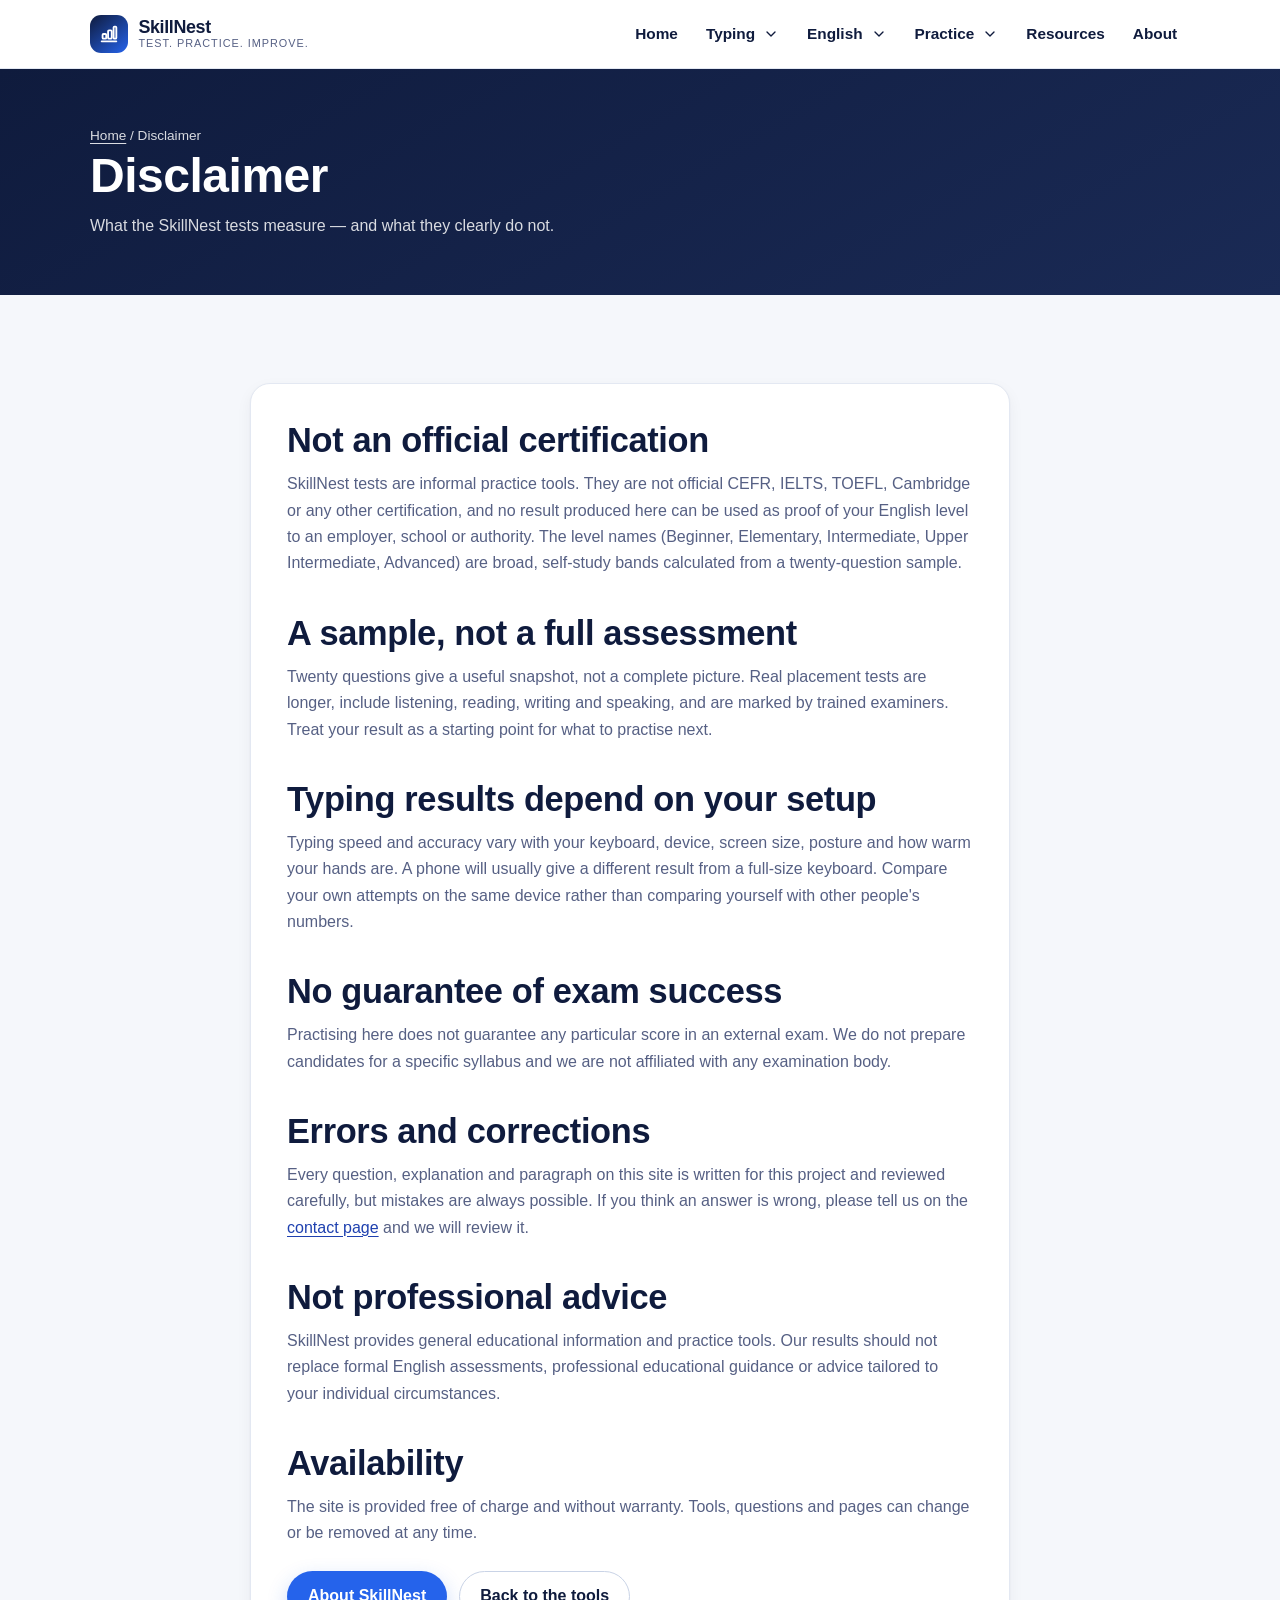
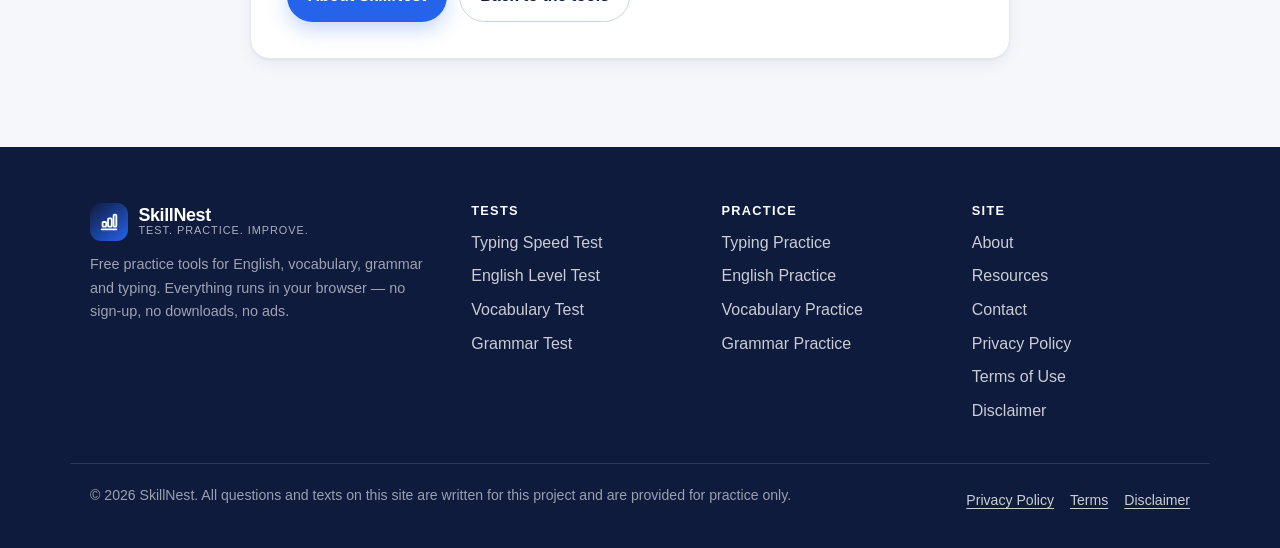
<file: disclaimer.html>
<!DOCTYPE html>
<html lang="en" class="no-js">
<head>
  <meta charset="utf-8">
  <meta name="viewport" content="width=device-width, initial-scale=1">
  <!-- Google Analytics -->
<script async src="https://www.googletagmanager.com/gtag/js?id=G-68F8K23XJ8"></script>
<script>
  window.dataLayer = window.dataLayer || [];
  function gtag(){dataLayer.push(arguments);}
  gtag('js', new Date());
  gtag('config', 'G-68F8K23XJ8');
</script>
  <title>Disclaimer | SkillNest</title>
  <meta name="description" content="Learn what SkillNest's free English level, grammar, vocabulary and typing tests can measure, their limitations, and why results are not official certifications.">
  <meta name="theme-color" content="#0f1b3d">
  <meta name="author" content="SkillNest">
  <link rel="icon" href="data:image/svg+xml,<svg xmlns='http://www.w3.org/2000/svg' viewBox='0 0 64 64'><rect width='64' height='64' rx='14' fill='%230f1b3d'/><rect x='14' y='34' width='10' height='16' rx='3' fill='%23ffffff'/><rect x='27' y='24' width='10' height='26' rx='3' fill='%23a78bfa'/><rect x='40' y='14' width='10' height='36' rx='3' fill='%232563eb'/></svg>">
  <link rel="stylesheet" href="style.css">
  <script>document.documentElement.className = "js";</script>
</head>
<body>
<a class="skip-link" href="#main">Skip to main content</a>

  <header class="site-header" id="top">
    <div class="container header__inner">
      <a class="logo" href="index.html">
        <span class="logo__mark" aria-hidden="true"><svg viewBox='0 0 24 24' fill='none' stroke='currentColor' stroke-width='2' stroke-linecap='round' stroke-linejoin='round' aria-hidden='true'><path d='M4 20h16'/><rect x='5' y='12' width='4' height='5' rx='1'/><rect x='11' y='8' width='4' height='9' rx='1'/><rect x='17' y='4' width='3' height='13' rx='1'/></svg></span>
        <span class="logo__text">
          <span class="logo__name" data-brand="name">SkillNest</span>
          <span class="logo__tag" data-brand="tagline">Test. Practice. Improve.</span>
        </span>
      </a>

      <button class="nav-toggle" type="button" data-nav-toggle aria-expanded="false"
              aria-controls="primary-nav" aria-label="Open the menu">
        <span class="nav-toggle__bars" aria-hidden="true"></span>
      </button>

      <nav class="primary-nav" id="primary-nav" aria-label="Primary">
        <ul class="nav-list">
          <li><a href="index.html">Home</a></li>
          <li>
            <button class="nav-link-btn" type="button" data-menu-toggle aria-expanded="false"
                    aria-controls="menu-typing">Typing <svg class='nav-caret' viewBox='0 0 24 24' fill='none' stroke='currentColor' stroke-width='2' stroke-linecap='round' stroke-linejoin='round' aria-hidden='true'><path d='m6 9 6 6 6-6'/></svg></button>
            <ul class="nav-menu" id="menu-typing">
              <li><a href="typing-test.html">Typing Speed Test</a></li>
              <li><a href="typing-practice.html">Typing Practice</a></li>
            </ul>
          </li>
          <li>
            <button class="nav-link-btn" type="button" data-menu-toggle aria-expanded="false"
                    aria-controls="menu-english">English <svg class='nav-caret' viewBox='0 0 24 24' fill='none' stroke='currentColor' stroke-width='2' stroke-linecap='round' stroke-linejoin='round' aria-hidden='true'><path d='m6 9 6 6 6-6'/></svg></button>
            <ul class="nav-menu" id="menu-english">
              <li><a href="english-test.html">English Level Test</a></li>
              <li><a href="vocabulary-test.html">Vocabulary Test</a></li>
              <li><a href="grammar-test.html">Grammar Test</a></li>
            </ul>
          </li>
          <li>
            <button class="nav-link-btn" type="button" data-menu-toggle aria-expanded="false"
                    aria-controls="menu-practice">Practice <svg class='nav-caret' viewBox='0 0 24 24' fill='none' stroke='currentColor' stroke-width='2' stroke-linecap='round' stroke-linejoin='round' aria-hidden='true'><path d='m6 9 6 6 6-6'/></svg></button>
            <ul class="nav-menu" id="menu-practice">
              <li><a href="typing-practice.html">Typing Practice</a></li>
              <li><a href="english-test.html?mode=practice">English Practice</a></li>
              <li><a href="vocabulary-test.html?mode=practice">Vocabulary Practice</a></li>
              <li><a href="grammar-test.html?mode=practice">Grammar Practice</a></li>
            </ul>
          </li>
          <li><a href="resources.html">Resources</a></li>
          <li><a href="about.html">About</a></li>
        </ul>
      </nav>
    </div>
  </header>

  <main id="main">
    <section class="page-head">
      <div class="container">
        <p class="breadcrumb"><a href="index.html">Home</a> / Disclaimer</p>
        <h1>Disclaimer</h1>
        <p>What the SkillNest tests measure — and what they clearly do not.</p>
      </div>
    </section>

    <section class="section section--gray">
      <div class="container container--narrow">
        <article class="card card--page prose">
          <h2>Not an official certification</h2>
          <p>SkillNest tests are informal practice tools. They are not official CEFR, IELTS, TOEFL,
            Cambridge or any other certification, and no result produced here can be used as proof of
            your English level to an employer, school or authority. The level names
            (Beginner, Elementary, Intermediate, Upper Intermediate, Advanced) are broad,
            self-study bands calculated from a twenty-question sample.</p>

          <h2>A sample, not a full assessment</h2>
          <p>Twenty questions give a useful snapshot, not a complete picture. Real placement tests are
            longer, include listening, reading, writing and speaking, and are marked by trained
            examiners. Treat your result as a starting point for what to practise next.</p>

          <h2>Typing results depend on your setup</h2>
          <p>Typing speed and accuracy vary with your keyboard, device, screen size, posture and how
            warm your hands are. A phone will usually give a different result from a full-size
            keyboard. Compare your own attempts on the same device rather than comparing yourself
            with other people's numbers.</p>

          <h2>No guarantee of exam success</h2>
          <p>Practising here does not guarantee any particular score in an external exam. We do not
            prepare candidates for a specific syllabus and we are not affiliated with any examination
            body.</p>

          <h2>Errors and corrections</h2>
          <p>Every question, explanation and paragraph on this site is written for this project and
            reviewed carefully, but mistakes are always possible. If you think an answer is wrong,
            please tell us on the <a href="contact.html">contact page</a> and we will review it.</p>

          <h2>Not professional advice</h2>
          <p>SkillNest provides general educational information and practice tools. Our results should
  not replace formal English assessments, professional educational guidance or advice tailored
  to your individual circumstances.</p>

          <h2>Availability</h2>
          <p>The site is provided free of charge and without warranty. Tools, questions and pages can
            change or be removed at any time.</p>

          <div class="btn-row">
            <a class="btn btn--primary" href="about.html">About SkillNest</a>
            <a class="btn btn--ghost" href="index.html#tools">Back to the tools</a>
          </div>
        </article>
      </div>
    </section>
  </main>

  <footer class="site-footer">
    <div class="container footer__grid">
      <div>
        <a class="logo logo--footer" href="index.html">
          <span class="logo__mark" aria-hidden="true"><svg viewBox='0 0 24 24' fill='none' stroke='currentColor' stroke-width='2' stroke-linecap='round' stroke-linejoin='round' aria-hidden='true'><path d='M4 20h16'/><rect x='5' y='12' width='4' height='5' rx='1'/><rect x='11' y='8' width='4' height='9' rx='1'/><rect x='17' y='4' width='3' height='13' rx='1'/></svg></span>
          <span class="logo__text">
            <span class="logo__name" data-brand="name">SkillNest</span>
            <span class="logo__tag" data-brand="tagline">Test. Practice. Improve.</span>
          </span>
        </a>
        <p class="footer__note">Free practice tools for English, vocabulary, grammar and typing.
          Everything runs in your browser — no sign-up, no downloads, no ads.</p>
      </div>

      <nav class="footer__col" aria-label="Tests">
        <h2 class="footer__title">Tests</h2>
        <ul>
          <li><a href="typing-test.html">Typing Speed Test</a></li>
          <li><a href="english-test.html">English Level Test</a></li>
          <li><a href="vocabulary-test.html">Vocabulary Test</a></li>
          <li><a href="grammar-test.html">Grammar Test</a></li>
        </ul>
      </nav>

      <nav class="footer__col" aria-label="Practice">
        <h2 class="footer__title">Practice</h2>
        <ul>
          <li><a href="typing-practice.html">Typing Practice</a></li>
          <li><a href="english-test.html?mode=practice">English Practice</a></li>
          <li><a href="vocabulary-test.html?mode=practice">Vocabulary Practice</a></li>
          <li><a href="grammar-test.html?mode=practice">Grammar Practice</a></li>
        </ul>
      </nav>

      <nav class="footer__col" aria-label="Site">
        <h2 class="footer__title">Site</h2>
        <ul>
          <li><a href="about.html">About</a></li>
          <li><a href="resources.html">Resources</a></li>
          <li><a href="contact.html">Contact</a></li>
          <li><a href="privacy.html">Privacy Policy</a></li>
          <li><a href="terms.html">Terms of Use</a></li>
          <li><a href="disclaimer.html">Disclaimer</a></li>
        </ul>
      </nav>
    </div>

    <div class="container footer__bottom">
      <p>&copy; <span data-year>2026</span> <span data-brand="name">SkillNest</span>.
        All questions and texts on this site are written for this project and are provided for practice only.</p>
      <ul class="footer__legal">
        <li><a href="privacy.html">Privacy Policy</a></li>
        <li><a href="terms.html">Terms</a></li>
        <li><a href="disclaimer.html">Disclaimer</a></li>
      </ul>
    </div>
  </footer>

  <script src="brand.js" defer></script>
  <script src="script.js" defer></script>
</body>
</html>
</file>
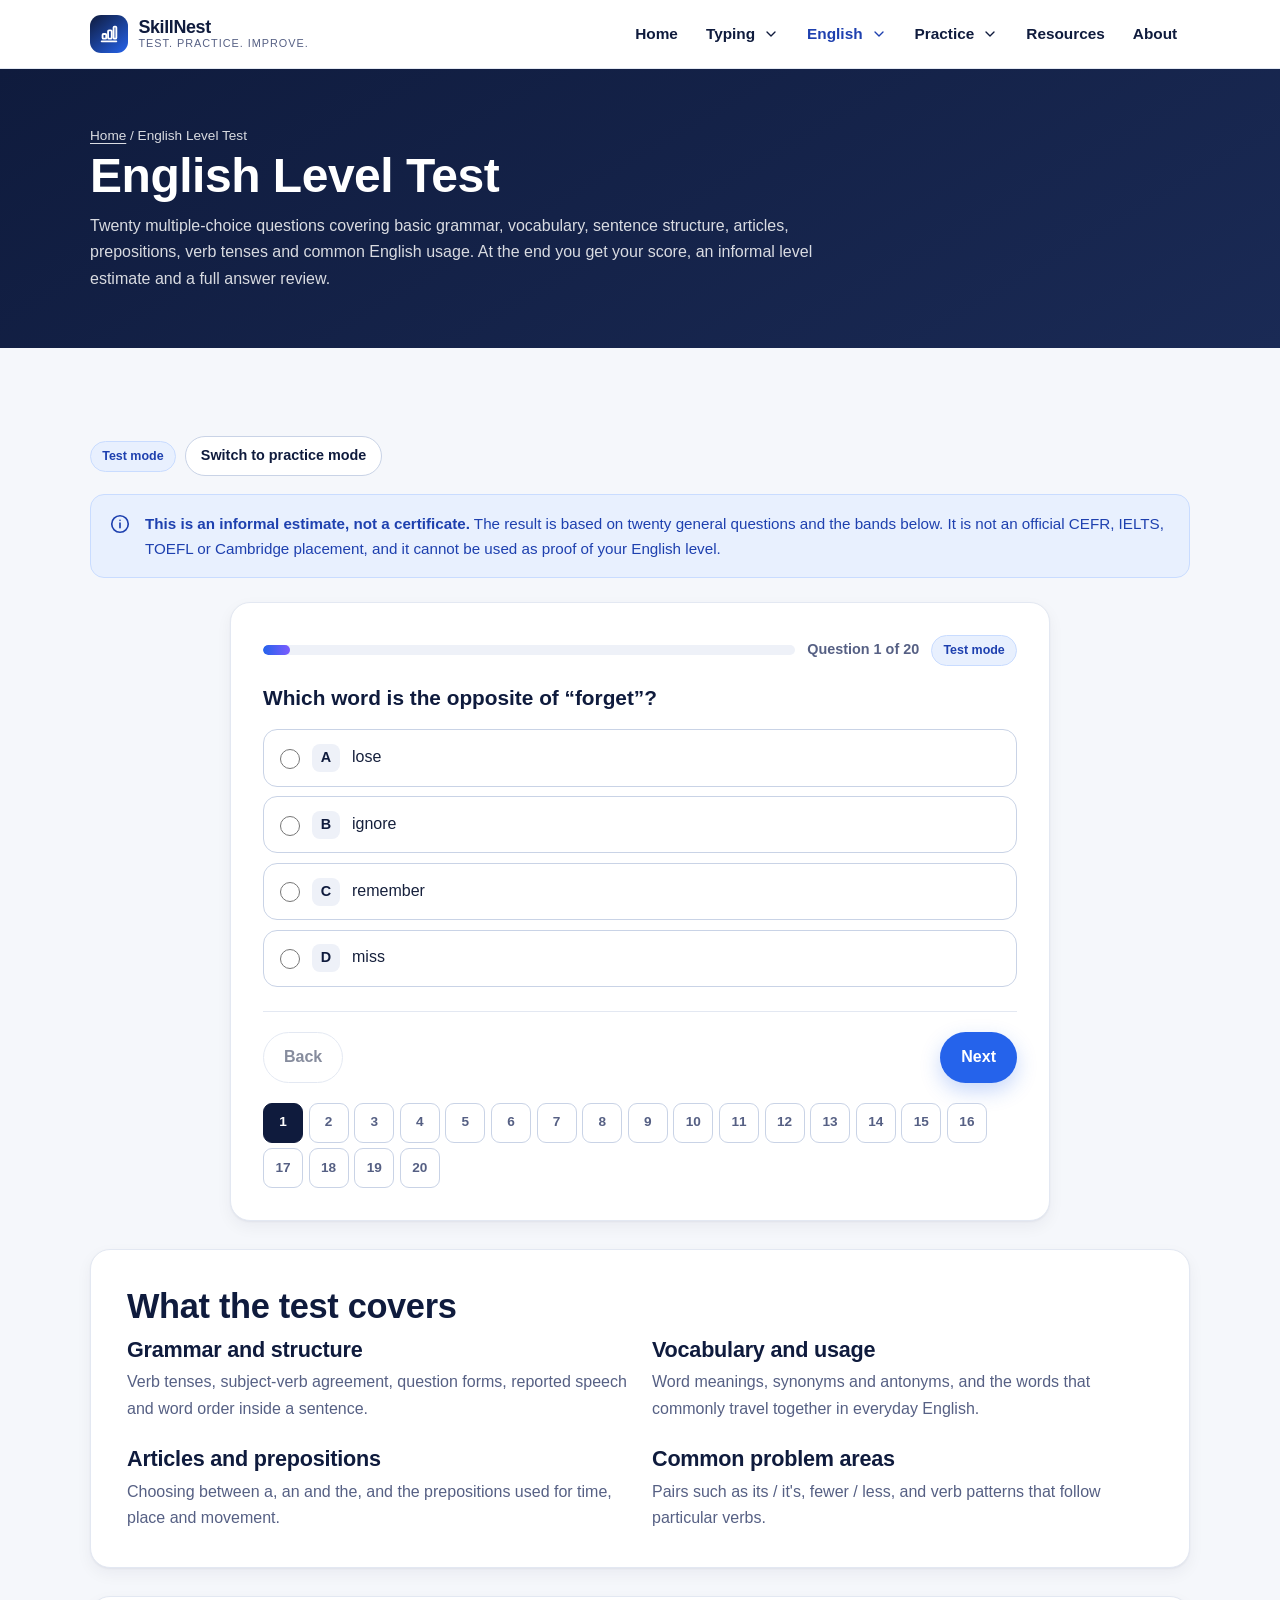
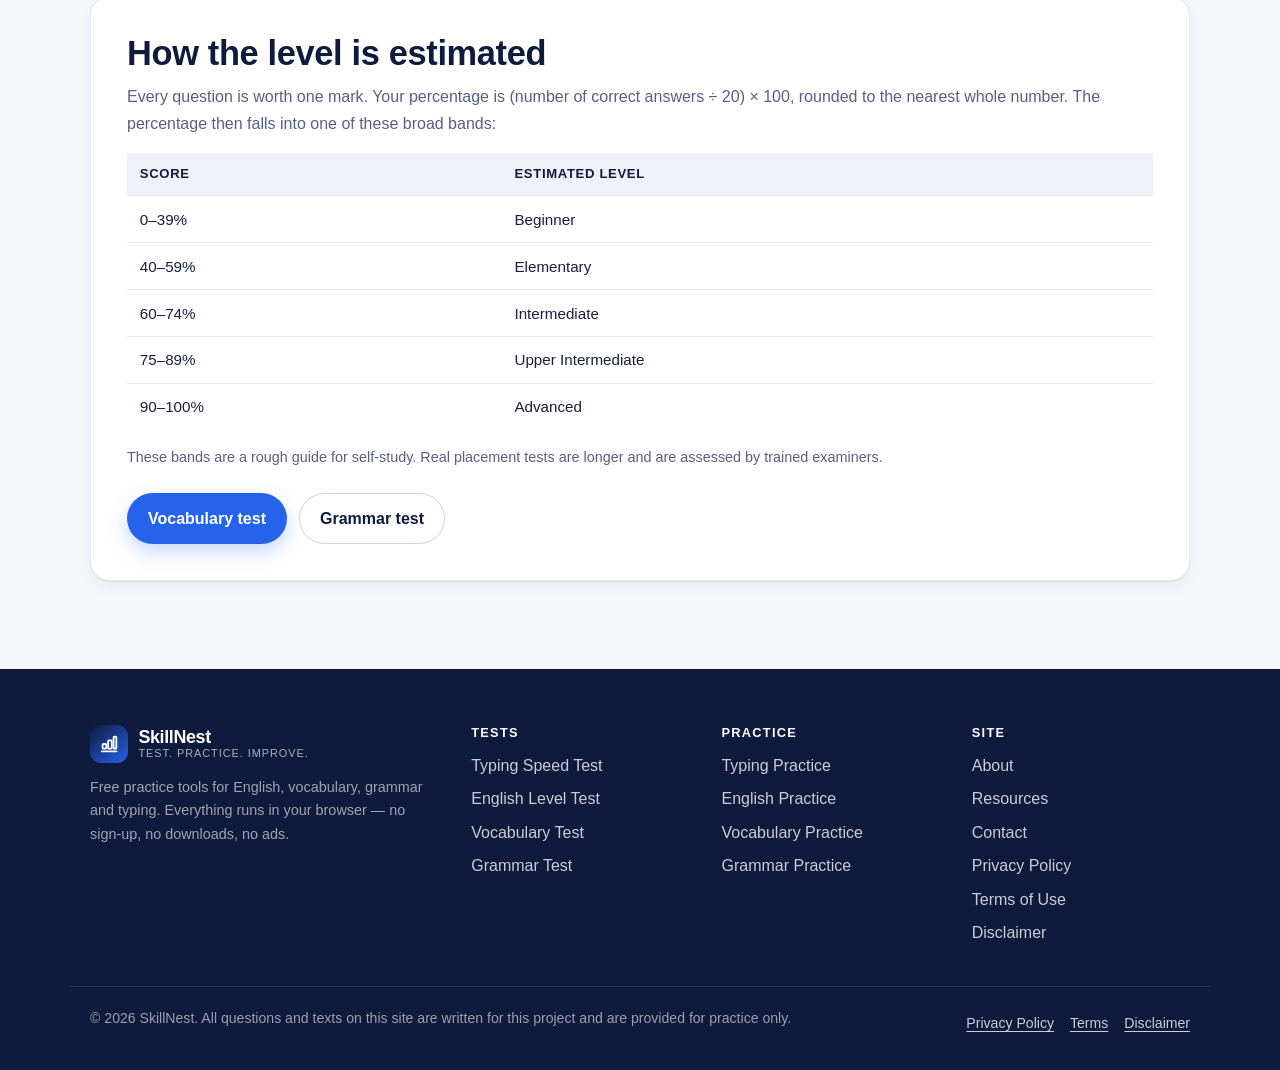
<file: english-test.html>
<!DOCTYPE html>
<html lang="en" class="no-js">
<head>
  <meta charset="utf-8">
  <meta name="viewport" content="width=device-width, initial-scale=1">
  <!-- Google Analytics -->
<script async src="https://www.googletagmanager.com/gtag/js?id=G-68F8K23XJ8"></script>
<script>
  window.dataLayer = window.dataLayer || [];
  function gtag(){dataLayer.push(arguments);}
  gtag('js', new Date());
  gtag('config', 'G-68F8K23XJ8');
</script>
<title>Free English Test — Check Your English Level | SkillNest</title>
<meta name="description" content="Take a free English level test with 20 questions on grammar, vocabulary, tenses and everyday English. Get your score, estimated level and answer review instantly.">
  <meta name="theme-color" content="#0f1b3d">
  <meta name="author" content="SkillNest">
  <link rel="icon" href="data:image/svg+xml,<svg xmlns='http://www.w3.org/2000/svg' viewBox='0 0 64 64'><rect width='64' height='64' rx='14' fill='%230f1b3d'/><rect x='14' y='34' width='10' height='16' rx='3' fill='%23ffffff'/><rect x='27' y='24' width='10' height='26' rx='3' fill='%23a78bfa'/><rect x='40' y='14' width='10' height='36' rx='3' fill='%232563eb'/></svg>">
  <link rel="stylesheet" href="style.css">
  <script>document.documentElement.className = "js";</script>
</head>
<body>
<a class="skip-link" href="#main">Skip to main content</a>

  <header class="site-header" id="top">
    <div class="container header__inner">
      <a class="logo" href="index.html">
        <span class="logo__mark" aria-hidden="true"><svg viewBox='0 0 24 24' fill='none' stroke='currentColor' stroke-width='2' stroke-linecap='round' stroke-linejoin='round' aria-hidden='true'><path d='M4 20h16'/><rect x='5' y='12' width='4' height='5' rx='1'/><rect x='11' y='8' width='4' height='9' rx='1'/><rect x='17' y='4' width='3' height='13' rx='1'/></svg></span>
        <span class="logo__text">
          <span class="logo__name" data-brand="name">SkillNest</span>
          <span class="logo__tag" data-brand="tagline">Test. Practice. Improve.</span>
        </span>
      </a>

      <button class="nav-toggle" type="button" data-nav-toggle aria-expanded="false"
              aria-controls="primary-nav" aria-label="Open the menu">
        <span class="nav-toggle__bars" aria-hidden="true"></span>
      </button>

      <nav class="primary-nav" id="primary-nav" aria-label="Primary">
        <ul class="nav-list">
          <li><a href="index.html">Home</a></li>
          <li>
            <button class="nav-link-btn" type="button" data-menu-toggle aria-expanded="false"
                    aria-controls="menu-typing">Typing <svg class='nav-caret' viewBox='0 0 24 24' fill='none' stroke='currentColor' stroke-width='2' stroke-linecap='round' stroke-linejoin='round' aria-hidden='true'><path d='m6 9 6 6 6-6'/></svg></button>
            <ul class="nav-menu" id="menu-typing">
              <li><a href="typing-test.html">Typing Speed Test</a></li>
              <li><a href="typing-practice.html">Typing Practice</a></li>
            </ul>
          </li>
          <li>
            <button class="nav-link-btn" type="button" data-menu-toggle aria-expanded="false"
                    aria-controls="menu-english">English <svg class='nav-caret' viewBox='0 0 24 24' fill='none' stroke='currentColor' stroke-width='2' stroke-linecap='round' stroke-linejoin='round' aria-hidden='true'><path d='m6 9 6 6 6-6'/></svg></button>
            <ul class="nav-menu" id="menu-english">
              <li><a href="english-test.html">English Level Test</a></li>
              <li><a href="vocabulary-test.html">Vocabulary Test</a></li>
              <li><a href="grammar-test.html">Grammar Test</a></li>
            </ul>
          </li>
          <li>
            <button class="nav-link-btn" type="button" data-menu-toggle aria-expanded="false"
                    aria-controls="menu-practice">Practice <svg class='nav-caret' viewBox='0 0 24 24' fill='none' stroke='currentColor' stroke-width='2' stroke-linecap='round' stroke-linejoin='round' aria-hidden='true'><path d='m6 9 6 6 6-6'/></svg></button>
            <ul class="nav-menu" id="menu-practice">
              <li><a href="typing-practice.html">Typing Practice</a></li>
              <li><a href="english-test.html?mode=practice">English Practice</a></li>
              <li><a href="vocabulary-test.html?mode=practice">Vocabulary Practice</a></li>
              <li><a href="grammar-test.html?mode=practice">Grammar Practice</a></li>
            </ul>
          </li>
          <li><a href="resources.html">Resources</a></li>
          <li><a href="about.html">About</a></li>
        </ul>
      </nav>
    </div>
  </header>

  <main id="main">
    <section class="page-head">
      <div class="container">
        <p class="breadcrumb"><a href="index.html">Home</a> / English Level Test</p>
        <h1>English Level Test</h1>
        <p>Twenty multiple-choice questions covering basic grammar, vocabulary, sentence structure,
          articles, prepositions, verb tenses and common English usage. At the end you get your score,
          an informal level estimate and a full answer review.</p>
      </div>
    </section>

    <section class="section section--gray">
      <div class="container">

        <noscript>
          <p class="noscript"><strong>JavaScript is switched off.</strong> The test needs JavaScript
            to show questions and calculate your score. Please enable it and reload the page.</p>
        </noscript>

        <div class="tool-toolbar" data-role="mode-switch"></div>

        <div class="callout callout--info" style="margin-bottom:1.5rem">
          <svg viewBox='0 0 24 24' fill='none' stroke='currentColor' stroke-width='1.8' stroke-linecap='round' stroke-linejoin='round' aria-hidden='true'><circle cx='12' cy='12' r='9'/><path d='M12 11v5M12 8h.01'/></svg>
          <p><strong>This is an informal estimate, not a certificate.</strong> The result is based on
            twenty general questions and the bands below. It is not an official CEFR, IELTS, TOEFL or
            Cambridge placement, and it cannot be used as proof of your English level.</p>
        </div>

        <div class="quiz-app" id="quiz-app"></div>

        <section class="card card--page mt-3" aria-labelledby="what-covered">
          <h2 id="what-covered">What the test covers</h2>
          <div class="grid grid--2">
            <div>
              <h3>Grammar and structure</h3>
              <p class="muted">Verb tenses, subject-verb agreement, question forms, reported speech
                and word order inside a sentence.</p>
            </div>
            <div>
              <h3>Vocabulary and usage</h3>
              <p class="muted">Word meanings, synonyms and antonyms, and the words that commonly
                travel together in everyday English.</p>
            </div>
            <div>
              <h3>Articles and prepositions</h3>
              <p class="muted">Choosing between a, an and the, and the prepositions used for time,
                place and movement.</p>
            </div>
            <div>
              <h3>Common problem areas</h3>
              <p class="muted">Pairs such as its / it's, fewer / less, and verb patterns that follow
                particular verbs.</p>
            </div>
          </div>
        </section>

        <section class="card card--page mt-3" aria-labelledby="english-bands">
          <h2 id="english-bands">How the level is estimated</h2>
          <p>Every question is worth one mark. Your percentage is
            (number of correct answers ÷ 20) × 100, rounded to the nearest whole number. The
            percentage then falls into one of these broad bands:</p>
          <div class="table-wrap">
            <table class="data">
              <thead><tr><th>Score</th><th>Estimated level</th></tr></thead>
              <tbody>
                <tr><td>0–39%</td><td>Beginner</td></tr>
                <tr><td>40–59%</td><td>Elementary</td></tr>
                <tr><td>60–74%</td><td>Intermediate</td></tr>
                <tr><td>75–89%</td><td>Upper Intermediate</td></tr>
                <tr><td>90–100%</td><td>Advanced</td></tr>
              </tbody>
            </table>
          </div>
          <p class="small muted mt-2">These bands are a rough guide for self-study. Real placement
            tests are longer and are assessed by trained examiners.</p>
          <div class="btn-row">
            <a class="btn btn--primary" href="vocabulary-test.html">Vocabulary test</a>
            <a class="btn btn--ghost" href="grammar-test.html">Grammar test</a>
          </div>
        </section>

      </div>
    </section>
  </main>

  <footer class="site-footer">
    <div class="container footer__grid">
      <div>
        <a class="logo logo--footer" href="index.html">
          <span class="logo__mark" aria-hidden="true"><svg viewBox='0 0 24 24' fill='none' stroke='currentColor' stroke-width='2' stroke-linecap='round' stroke-linejoin='round' aria-hidden='true'><path d='M4 20h16'/><rect x='5' y='12' width='4' height='5' rx='1'/><rect x='11' y='8' width='4' height='9' rx='1'/><rect x='17' y='4' width='3' height='13' rx='1'/></svg></span>
          <span class="logo__text">
            <span class="logo__name" data-brand="name">SkillNest</span>
            <span class="logo__tag" data-brand="tagline">Test. Practice. Improve.</span>
          </span>
        </a>
        <p class="footer__note">Free practice tools for English, vocabulary, grammar and typing.
          Everything runs in your browser — no sign-up, no downloads, no ads.</p>
      </div>

      <nav class="footer__col" aria-label="Tests">
        <h2 class="footer__title">Tests</h2>
        <ul>
          <li><a href="typing-test.html">Typing Speed Test</a></li>
          <li><a href="english-test.html">English Level Test</a></li>
          <li><a href="vocabulary-test.html">Vocabulary Test</a></li>
          <li><a href="grammar-test.html">Grammar Test</a></li>
        </ul>
      </nav>

      <nav class="footer__col" aria-label="Practice">
        <h2 class="footer__title">Practice</h2>
        <ul>
          <li><a href="typing-practice.html">Typing Practice</a></li>
          <li><a href="english-test.html?mode=practice">English Practice</a></li>
          <li><a href="vocabulary-test.html?mode=practice">Vocabulary Practice</a></li>
          <li><a href="grammar-test.html?mode=practice">Grammar Practice</a></li>
        </ul>
      </nav>

      <nav class="footer__col" aria-label="Site">
        <h2 class="footer__title">Site</h2>
        <ul>
          <li><a href="about.html">About</a></li>
          <li><a href="resources.html">Resources</a></li>
          <li><a href="contact.html">Contact</a></li>
          <li><a href="privacy.html">Privacy Policy</a></li>
          <li><a href="terms.html">Terms of Use</a></li>
          <li><a href="disclaimer.html">Disclaimer</a></li>
        </ul>
      </nav>
    </div>

    <div class="container footer__bottom">
      <p>&copy; <span data-year>2026</span> <span data-brand="name">SkillNest</span>.
        All questions and texts on this site are written for this project and are provided for practice only.</p>
      <ul class="footer__legal">
        <li><a href="privacy.html">Privacy Policy</a></li>
        <li><a href="terms.html">Terms</a></li>
        <li><a href="disclaimer.html">Disclaimer</a></li>
      </ul>
    </div>
  </footer>

  <script src="brand.js" defer></script>
  <script src="questions.js" defer></script>
  <script src="quiz.js" defer></script>
  <script src="english-test.js" defer></script>
  <script src="script.js" defer></script>
</body>
</html>
</file>
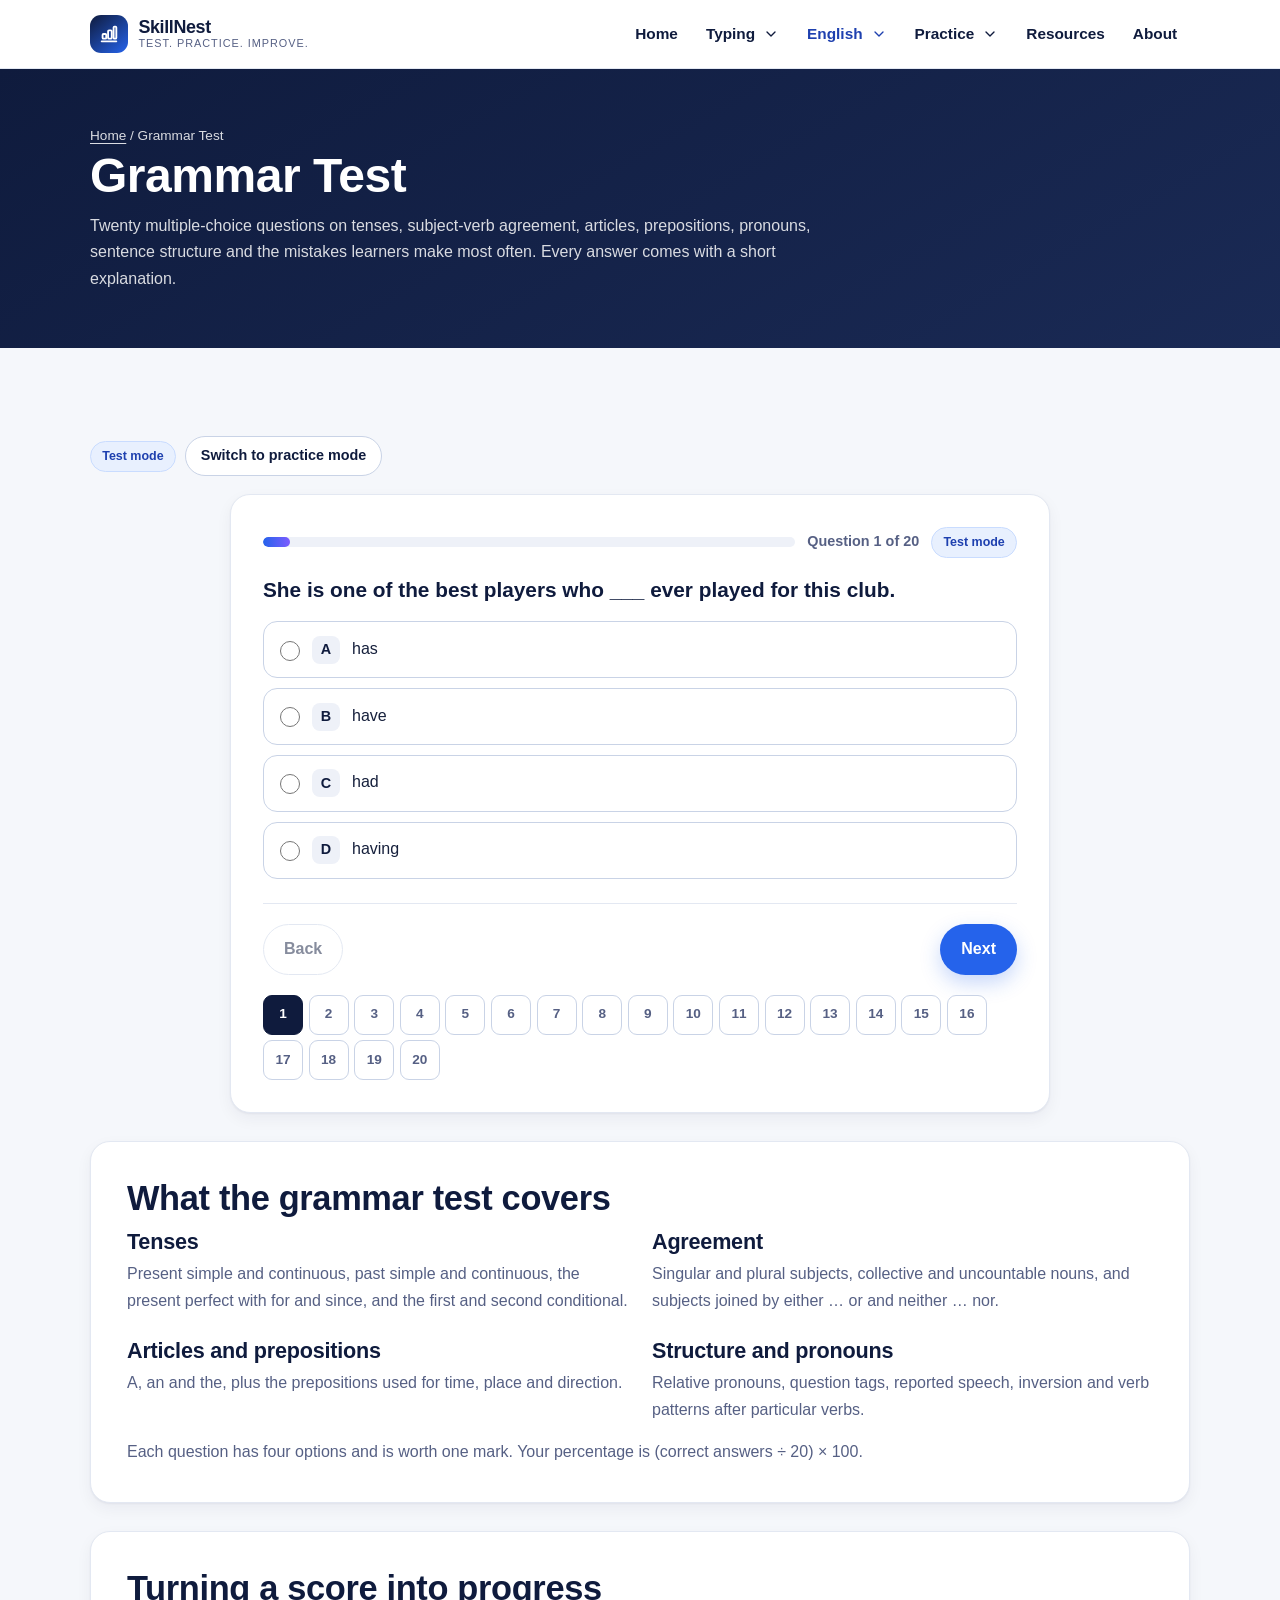
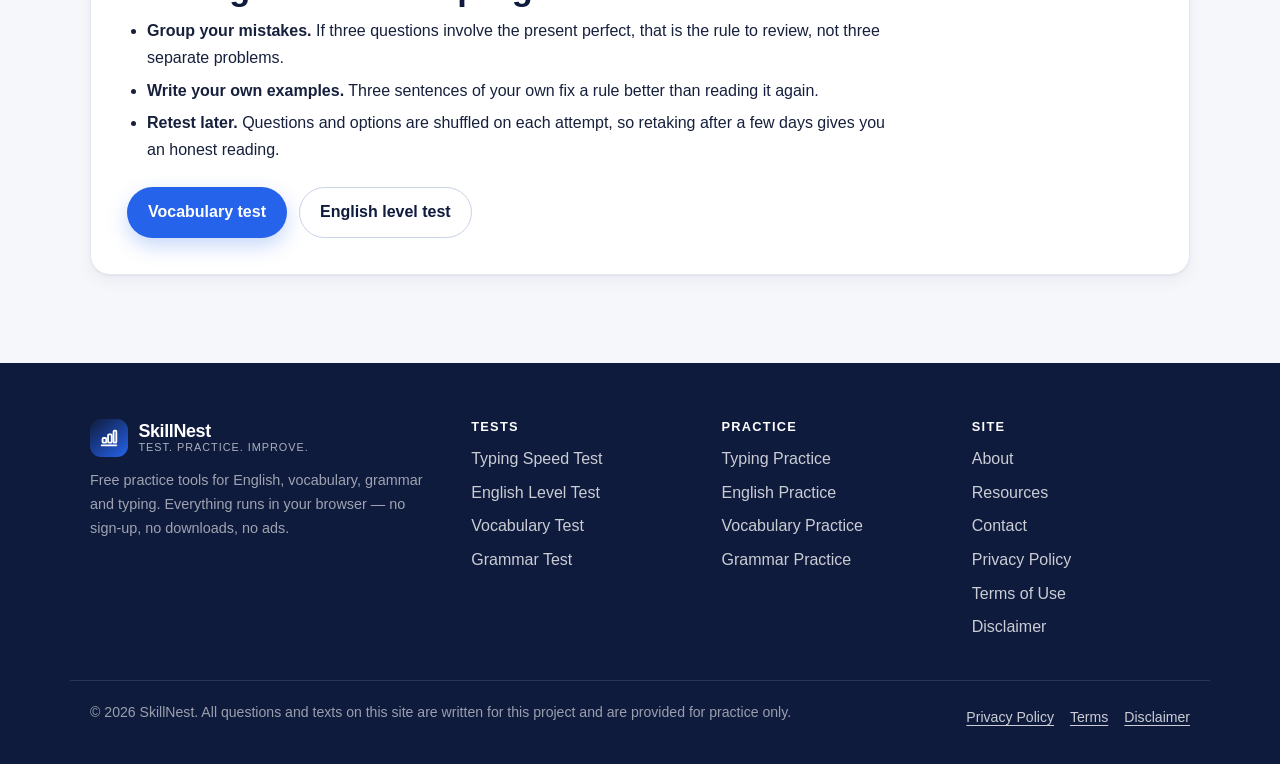
<file: grammar-test.html>
<!DOCTYPE html>
<html lang="en" class="no-js">
<head>
  <meta charset="utf-8">
  <meta name="viewport" content="width=device-width, initial-scale=1">
  <!-- Google Analytics -->
<script async src="https://www.googletagmanager.com/gtag/js?id=G-68F8K23XJ8"></script>
<script>
  window.dataLayer = window.dataLayer || [];
  function gtag(){dataLayer.push(arguments);}
  gtag('js', new Date());
  gtag('config', 'G-68F8K23XJ8');
</script>
<title>Free English Grammar Test — Check Your Grammar | SkillNest</title>
<meta name="description" content="Take a free English grammar test with 20 questions on tenses, articles, prepositions, pronouns and sentence structure. Get your score and explanations instantly.">
  <meta name="theme-color" content="#0f1b3d">
  <meta name="author" content="SkillNest">
  <link rel="icon" href="data:image/svg+xml,<svg xmlns='http://www.w3.org/2000/svg' viewBox='0 0 64 64'><rect width='64' height='64' rx='14' fill='%230f1b3d'/><rect x='14' y='34' width='10' height='16' rx='3' fill='%23ffffff'/><rect x='27' y='24' width='10' height='26' rx='3' fill='%23a78bfa'/><rect x='40' y='14' width='10' height='36' rx='3' fill='%232563eb'/></svg>">
  <link rel="stylesheet" href="style.css">
  <script>document.documentElement.className = "js";</script>
</head>
<body>
<a class="skip-link" href="#main">Skip to main content</a>

  <header class="site-header" id="top">
    <div class="container header__inner">
      <a class="logo" href="index.html">
        <span class="logo__mark" aria-hidden="true"><svg viewBox='0 0 24 24' fill='none' stroke='currentColor' stroke-width='2' stroke-linecap='round' stroke-linejoin='round' aria-hidden='true'><path d='M4 20h16'/><rect x='5' y='12' width='4' height='5' rx='1'/><rect x='11' y='8' width='4' height='9' rx='1'/><rect x='17' y='4' width='3' height='13' rx='1'/></svg></span>
        <span class="logo__text">
          <span class="logo__name" data-brand="name">SkillNest</span>
          <span class="logo__tag" data-brand="tagline">Test. Practice. Improve.</span>
        </span>
      </a>

      <button class="nav-toggle" type="button" data-nav-toggle aria-expanded="false"
              aria-controls="primary-nav" aria-label="Open the menu">
        <span class="nav-toggle__bars" aria-hidden="true"></span>
      </button>

      <nav class="primary-nav" id="primary-nav" aria-label="Primary">
        <ul class="nav-list">
          <li><a href="index.html">Home</a></li>
          <li>
            <button class="nav-link-btn" type="button" data-menu-toggle aria-expanded="false"
                    aria-controls="menu-typing">Typing <svg class='nav-caret' viewBox='0 0 24 24' fill='none' stroke='currentColor' stroke-width='2' stroke-linecap='round' stroke-linejoin='round' aria-hidden='true'><path d='m6 9 6 6 6-6'/></svg></button>
            <ul class="nav-menu" id="menu-typing">
              <li><a href="typing-test.html">Typing Speed Test</a></li>
              <li><a href="typing-practice.html">Typing Practice</a></li>
            </ul>
          </li>
          <li>
            <button class="nav-link-btn" type="button" data-menu-toggle aria-expanded="false"
                    aria-controls="menu-english">English <svg class='nav-caret' viewBox='0 0 24 24' fill='none' stroke='currentColor' stroke-width='2' stroke-linecap='round' stroke-linejoin='round' aria-hidden='true'><path d='m6 9 6 6 6-6'/></svg></button>
            <ul class="nav-menu" id="menu-english">
              <li><a href="english-test.html">English Level Test</a></li>
              <li><a href="vocabulary-test.html">Vocabulary Test</a></li>
              <li><a href="grammar-test.html">Grammar Test</a></li>
            </ul>
          </li>
          <li>
            <button class="nav-link-btn" type="button" data-menu-toggle aria-expanded="false"
                    aria-controls="menu-practice">Practice <svg class='nav-caret' viewBox='0 0 24 24' fill='none' stroke='currentColor' stroke-width='2' stroke-linecap='round' stroke-linejoin='round' aria-hidden='true'><path d='m6 9 6 6 6-6'/></svg></button>
            <ul class="nav-menu" id="menu-practice">
              <li><a href="typing-practice.html">Typing Practice</a></li>
              <li><a href="english-test.html?mode=practice">English Practice</a></li>
              <li><a href="vocabulary-test.html?mode=practice">Vocabulary Practice</a></li>
              <li><a href="grammar-test.html?mode=practice">Grammar Practice</a></li>
            </ul>
          </li>
          <li><a href="resources.html">Resources</a></li>
          <li><a href="about.html">About</a></li>
        </ul>
      </nav>
    </div>
  </header>

  <main id="main">
    <section class="page-head">
      <div class="container">
        <p class="breadcrumb"><a href="index.html">Home</a> / Grammar Test</p>
        <h1>Grammar Test</h1>
        <p>Twenty multiple-choice questions on tenses, subject-verb agreement, articles,
          prepositions, pronouns, sentence structure and the mistakes learners make most often.
          Every answer comes with a short explanation.</p>
      </div>
    </section>

    <section class="section section--gray">
      <div class="container">

        <noscript>
          <p class="noscript"><strong>JavaScript is switched off.</strong> The test needs JavaScript
            to show questions and calculate your score. Please enable it and reload the page.</p>
        </noscript>

        <div class="tool-toolbar" data-role="mode-switch"></div>

        <div class="quiz-app" id="quiz-app"></div>

        <section class="card card--page mt-3" aria-labelledby="grammar-covers">
          <h2 id="grammar-covers">What the grammar test covers</h2>
          <div class="grid grid--2">
            <div>
              <h3>Tenses</h3>
              <p class="muted">Present simple and continuous, past simple and continuous, the present
                perfect with for and since, and the first and second conditional.</p>
            </div>
            <div>
              <h3>Agreement</h3>
              <p class="muted">Singular and plural subjects, collective and uncountable nouns, and
                subjects joined by either … or and neither … nor.</p>
            </div>
            <div>
              <h3>Articles and prepositions</h3>
              <p class="muted">A, an and the, plus the prepositions used for time, place and
                direction.</p>
            </div>
            <div>
              <h3>Structure and pronouns</h3>
              <p class="muted">Relative pronouns, question tags, reported speech, inversion and verb
                patterns after particular verbs.</p>
            </div>
          </div>
          <p class="muted mt-2">Each question has four options and is worth one mark. Your percentage
            is (correct answers ÷ 20) × 100.</p>
        </section>

        <section class="card card--page mt-3" aria-labelledby="grammar-next">
          <h2 id="grammar-next">Turning a score into progress</h2>
          <ul class="prose">
            <li><strong>Group your mistakes.</strong> If three questions involve the present perfect,
              that is the rule to review, not three separate problems.</li>
            <li><strong>Write your own examples.</strong> Three sentences of your own fix a rule
              better than reading it again.</li>
            <li><strong>Retest later.</strong> Questions and options are shuffled on each attempt, so
              retaking after a few days gives you an honest reading.</li>
          </ul>
          <div class="btn-row">
            <a class="btn btn--primary" href="vocabulary-test.html">Vocabulary test</a>
            <a class="btn btn--ghost" href="english-test.html">English level test</a>
          </div>
        </section>

      </div>
    </section>
  </main>

  <footer class="site-footer">
    <div class="container footer__grid">
      <div>
        <a class="logo logo--footer" href="index.html">
          <span class="logo__mark" aria-hidden="true"><svg viewBox='0 0 24 24' fill='none' stroke='currentColor' stroke-width='2' stroke-linecap='round' stroke-linejoin='round' aria-hidden='true'><path d='M4 20h16'/><rect x='5' y='12' width='4' height='5' rx='1'/><rect x='11' y='8' width='4' height='9' rx='1'/><rect x='17' y='4' width='3' height='13' rx='1'/></svg></span>
          <span class="logo__text">
            <span class="logo__name" data-brand="name">SkillNest</span>
            <span class="logo__tag" data-brand="tagline">Test. Practice. Improve.</span>
          </span>
        </a>
        <p class="footer__note">Free practice tools for English, vocabulary, grammar and typing.
          Everything runs in your browser — no sign-up, no downloads, no ads.</p>
      </div>

      <nav class="footer__col" aria-label="Tests">
        <h2 class="footer__title">Tests</h2>
        <ul>
          <li><a href="typing-test.html">Typing Speed Test</a></li>
          <li><a href="english-test.html">English Level Test</a></li>
          <li><a href="vocabulary-test.html">Vocabulary Test</a></li>
          <li><a href="grammar-test.html">Grammar Test</a></li>
        </ul>
      </nav>

      <nav class="footer__col" aria-label="Practice">
        <h2 class="footer__title">Practice</h2>
        <ul>
          <li><a href="typing-practice.html">Typing Practice</a></li>
          <li><a href="english-test.html?mode=practice">English Practice</a></li>
          <li><a href="vocabulary-test.html?mode=practice">Vocabulary Practice</a></li>
          <li><a href="grammar-test.html?mode=practice">Grammar Practice</a></li>
        </ul>
      </nav>

      <nav class="footer__col" aria-label="Site">
        <h2 class="footer__title">Site</h2>
        <ul>
          <li><a href="about.html">About</a></li>
          <li><a href="resources.html">Resources</a></li>
          <li><a href="contact.html">Contact</a></li>
          <li><a href="privacy.html">Privacy Policy</a></li>
          <li><a href="terms.html">Terms of Use</a></li>
          <li><a href="disclaimer.html">Disclaimer</a></li>
        </ul>
      </nav>
    </div>

    <div class="container footer__bottom">
      <p>&copy; <span data-year>2026</span> <span data-brand="name">SkillNest</span>.
        All questions and texts on this site are written for this project and are provided for practice only.</p>
      <ul class="footer__legal">
        <li><a href="privacy.html">Privacy Policy</a></li>
        <li><a href="terms.html">Terms</a></li>
        <li><a href="disclaimer.html">Disclaimer</a></li>
      </ul>
    </div>
  </footer>

  <script src="brand.js" defer></script>
  <script src="questions.js" defer></script>
  <script src="quiz.js" defer></script>
  <script src="grammar-test.js" defer></script>
  <script src="script.js" defer></script>
</body>
</html>
</file>
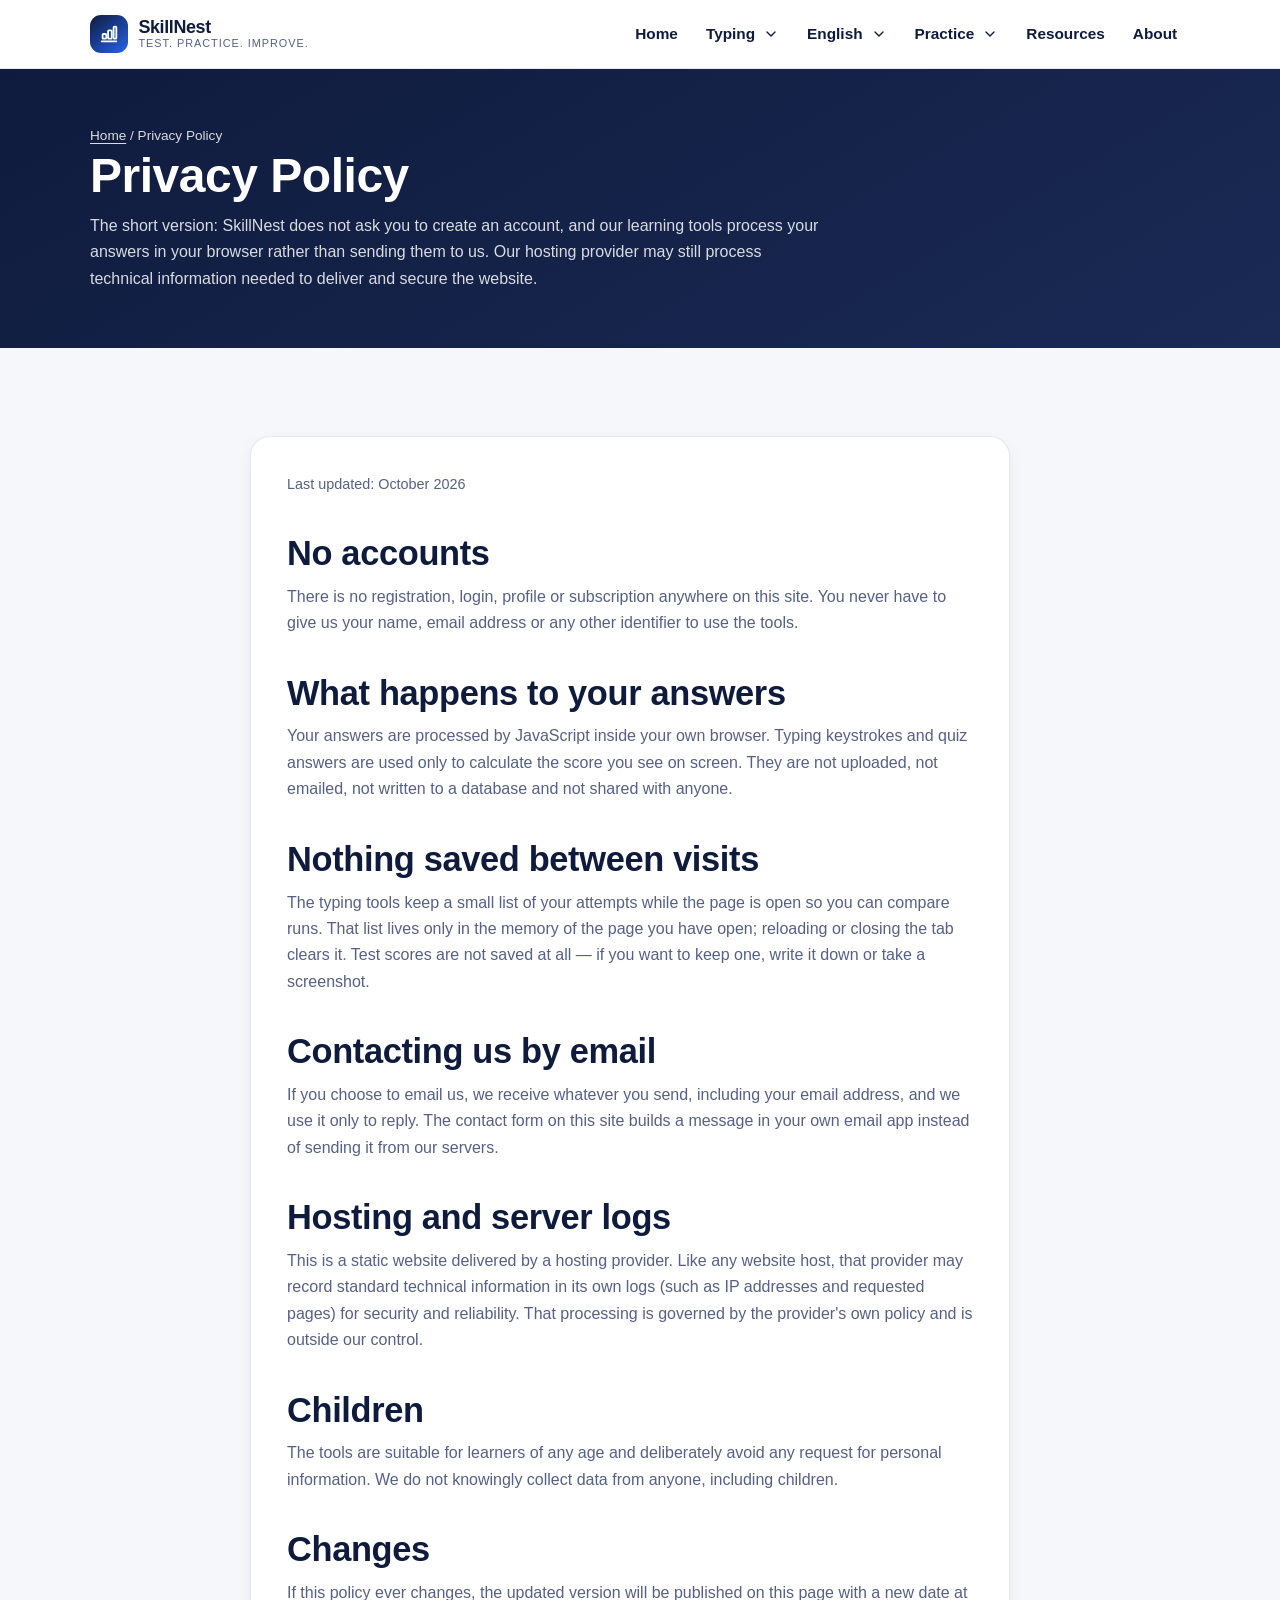
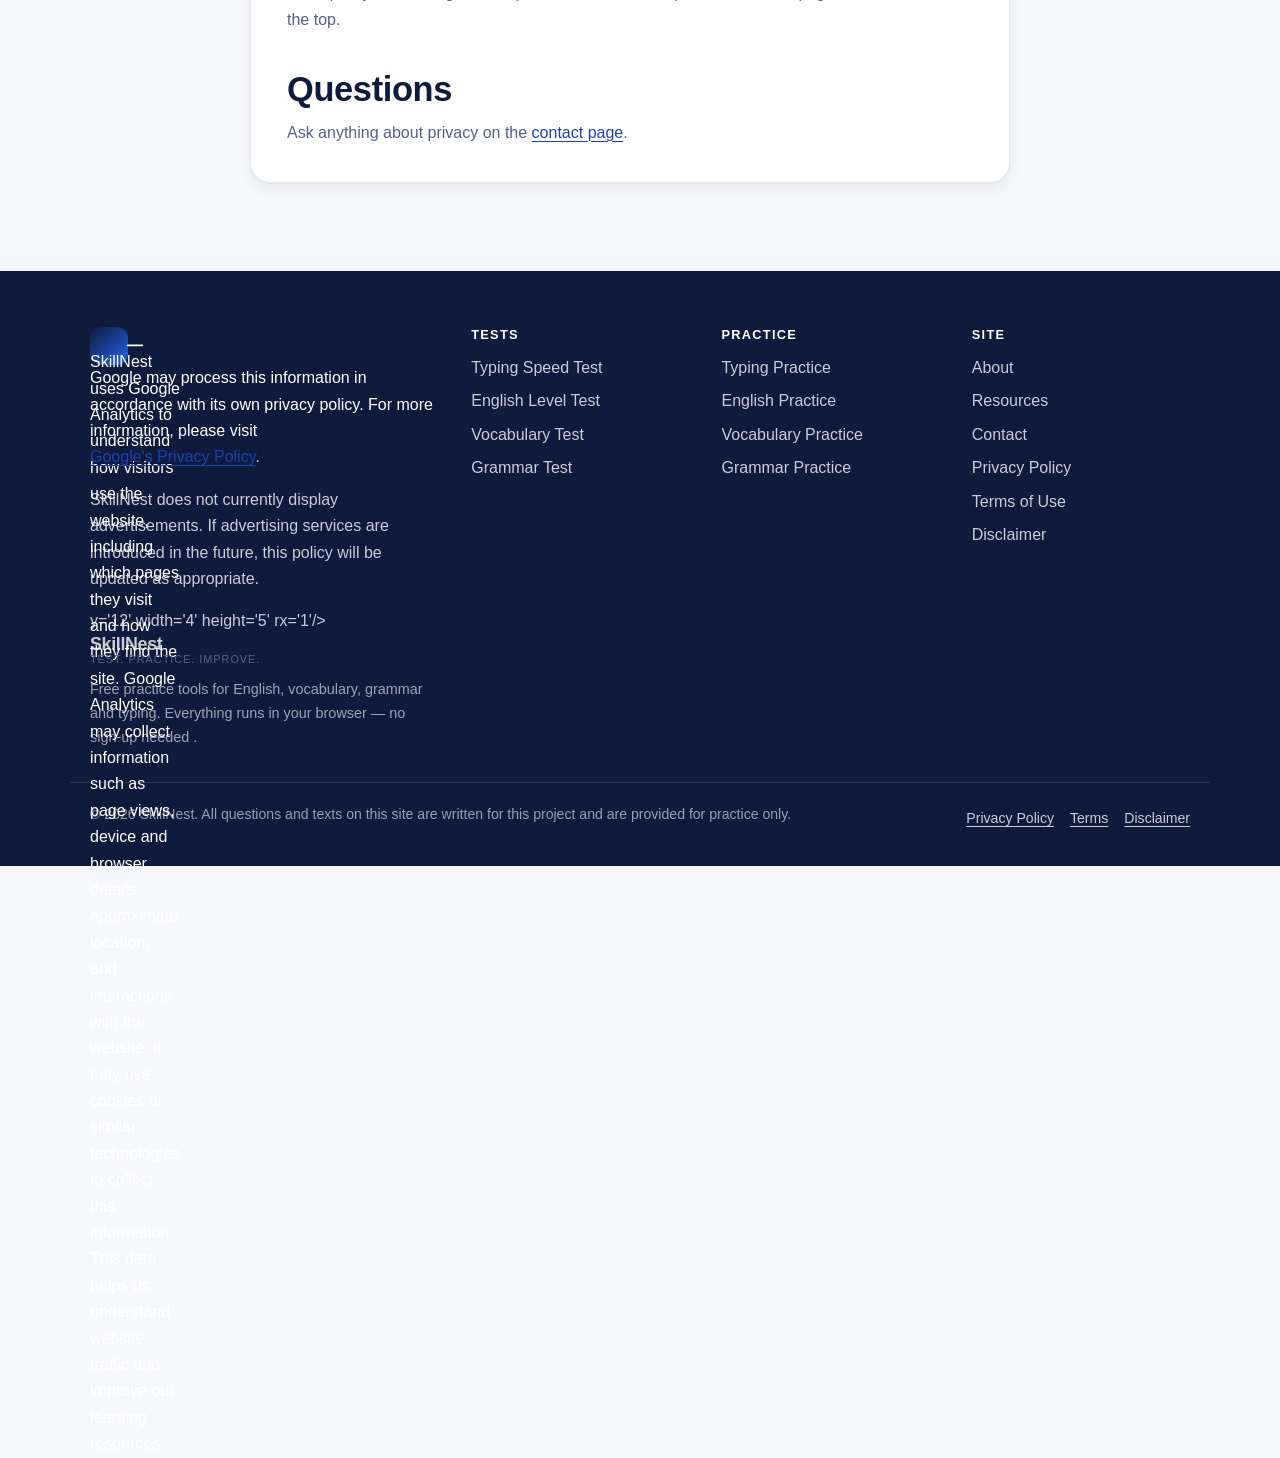
<file: privacy.html>
<!DOCTYPE html>
<html lang="en" class="no-js">
<head>
  <meta charset="utf-8">
  <meta name="viewport" content="width=device-width, initial-scale=1">
  <!-- Google Analytics -->
<script async src="https://www.googletagmanager.com/gtag/js?id=G-68F8K23XJ8"></script>
<script>
  window.dataLayer = window.dataLayer || [];
  function gtag(){dataLayer.push(arguments);}
  gtag('js', new Date());
  gtag('config', 'G-68F8K23XJ8');
</script>
  <title>Privacy Policy | SkillNest</title>
  <meta name="description" content="Read the SkillNest privacy policy to learn how our free English, grammar, vocabulary and typing tools handle your information, email messages and website data.">
  <meta name="theme-color" content="#0f1b3d">
  <meta name="author" content="SkillNest">
  <link rel="icon" href="data:image/svg+xml,<svg xmlns='http://www.w3.org/2000/svg' viewBox='0 0 64 64'><rect width='64' height='64' rx='14' fill='%230f1b3d'/><rect x='14' y='34' width='10' height='16' rx='3' fill='%23ffffff'/><rect x='27' y='24' width='10' height='26' rx='3' fill='%23a78bfa'/><rect x='40' y='14' width='10' height='36' rx='3' fill='%232563eb'/></svg>">
  <link rel="stylesheet" href="style.css">
  <script>document.documentElement.className = "js";</script>
</head>
<body>
<a class="skip-link" href="#main">Skip to main content</a>

  <header class="site-header" id="top">
    <div class="container header__inner">
      <a class="logo" href="index.html">
        <span class="logo__mark" aria-hidden="true"><svg viewBox='0 0 24 24' fill='none' stroke='currentColor' stroke-width='2' stroke-linecap='round' stroke-linejoin='round' aria-hidden='true'><path d='M4 20h16'/><rect x='5' y='12' width='4' height='5' rx='1'/><rect x='11' y='8' width='4' height='9' rx='1'/><rect x='17' y='4' width='3' height='13' rx='1'/></svg></span>
        <span class="logo__text">
          <span class="logo__name" data-brand="name">SkillNest</span>
          <span class="logo__tag" data-brand="tagline">Test. Practice. Improve.</span>
        </span>
      </a>

      <button class="nav-toggle" type="button" data-nav-toggle aria-expanded="false"
              aria-controls="primary-nav" aria-label="Open the menu">
        <span class="nav-toggle__bars" aria-hidden="true"></span>
      </button>

      <nav class="primary-nav" id="primary-nav" aria-label="Primary">
        <ul class="nav-list">
          <li><a href="index.html">Home</a></li>
          <li>
            <button class="nav-link-btn" type="button" data-menu-toggle aria-expanded="false"
                    aria-controls="menu-typing">Typing <svg class='nav-caret' viewBox='0 0 24 24' fill='none' stroke='currentColor' stroke-width='2' stroke-linecap='round' stroke-linejoin='round' aria-hidden='true'><path d='m6 9 6 6 6-6'/></svg></button>
            <ul class="nav-menu" id="menu-typing">
              <li><a href="typing-test.html">Typing Speed Test</a></li>
              <li><a href="typing-practice.html">Typing Practice</a></li>
            </ul>
          </li>
          <li>
            <button class="nav-link-btn" type="button" data-menu-toggle aria-expanded="false"
                    aria-controls="menu-english">English <svg class='nav-caret' viewBox='0 0 24 24' fill='none' stroke='currentColor' stroke-width='2' stroke-linecap='round' stroke-linejoin='round' aria-hidden='true'><path d='m6 9 6 6 6-6'/></svg></button>
            <ul class="nav-menu" id="menu-english">
              <li><a href="english-test.html">English Level Test</a></li>
              <li><a href="vocabulary-test.html">Vocabulary Test</a></li>
              <li><a href="grammar-test.html">Grammar Test</a></li>
            </ul>
          </li>
          <li>
            <button class="nav-link-btn" type="button" data-menu-toggle aria-expanded="false"
                    aria-controls="menu-practice">Practice <svg class='nav-caret' viewBox='0 0 24 24' fill='none' stroke='currentColor' stroke-width='2' stroke-linecap='round' stroke-linejoin='round' aria-hidden='true'><path d='m6 9 6 6 6-6'/></svg></button>
            <ul class="nav-menu" id="menu-practice">
              <li><a href="typing-practice.html">Typing Practice</a></li>
              <li><a href="english-test.html?mode=practice">English Practice</a></li>
              <li><a href="vocabulary-test.html?mode=practice">Vocabulary Practice</a></li>
              <li><a href="grammar-test.html?mode=practice">Grammar Practice</a></li>
            </ul>
          </li>
          <li><a href="resources.html">Resources</a></li>
          <li><a href="about.html">About</a></li>
        </ul>
      </nav>
    </div>
  </header>

  <main id="main">
    <section class="page-head">
      <div class="container">
        <p class="breadcrumb"><a href="index.html">Home</a> / Privacy Policy</p>
        <h1>Privacy Policy</h1>
        <p>The short version: SkillNest does not ask you to create an account, and our learning tools process your answers in your browser rather than sending them to us. Our hosting provider may still process technical information needed to deliver and secure the website.</p>
      </div>
    </section>

    <section class="section section--gray">
      <div class="container container--narrow">
        <article class="card card--page prose">
          <p class="small muted">Last updated: October 2026</p>

          <h2>No accounts</h2>
          <p>There is no registration, login, profile or subscription anywhere on this site. You never
            have to give us your name, email address or any other identifier to use the tools.</p>

          <h2>What happens to your answers</h2>
          <p>Your answers are processed by JavaScript inside your own browser. Typing keystrokes and
            quiz answers are used only to calculate the score you see on screen. They are not
            uploaded, not emailed, not written to a database and not shared with anyone.</p>

          

          <h2>Nothing saved between visits</h2>
          <p>The typing tools keep a small list of your attempts while the page is open so you can
            compare runs. That list lives only in the memory of the page you have open; reloading or
            closing the tab clears it. Test scores are not saved at all — if you want to keep one,
            write it down or take a screenshot.</p>

          <h2>Contacting us by email</h2>
          <p>If you choose to email us, we receive whatever you send, including your email address,
            and we use it only to reply. The contact form on this site builds a message in your own
            email app instead of sending it from our servers.</p>

          <h2>Hosting and server logs</h2>
          <p>This is a static website delivered by a hosting provider. Like any website host, that
            provider may record standard technical information in its own logs (such as IP addresses
            and requested pages) for security and reliability. That processing is governed by the
            provider's own policy and is outside our control.</p>

          <h2>Children</h2>
          <p>The tools are suitable for learners of any age and deliberately avoid any request for
            personal information. We do not knowingly collect data from anyone, including children.</p>

          <h2>Changes</h2>
          <p>If this policy ever changes, the updated version will be published on this page with a
            new date at the top.</p>

          <h2>Questions</h2>
          <p>Ask anything about privacy on the <a href="contact.html">contact page</a>.</p>
        </article>
      </div>
    </section>
  </main>

  <footer class="site-footer">
    <div class="container footer__grid">
      <div>
        <a class="logo logo--footer" href="index.html">
          <span class="logo__mark" aria-hidden="true"><svg viewBox='0 0 24 24' fill='none' stroke='currentColor' stroke-width='2' stroke-linecap='round' stroke-linejoin='round' aria-hidden='true'><path d='M4 20h16'/><rect x='5' <h2>Cookies, Analytics and Advertising</h2>
<p>SkillNest uses Google Analytics to understand how visitors use the website, including which pages they visit and how they find the site. Google Analytics may collect information such as page views, device and browser details, approximate location, and interactions with the website. It may use cookies or similar technologies to collect this information. This data helps us understand website traffic and improve our learning resources.</p>

<p>Google may process this information in accordance with its own privacy policy. For more information, please visit <a href="https://policies.google.com/privacy" target="_blank" rel="noopener noreferrer">Google's Privacy Policy</a>.</p>

<p>SkillNest does not currently display advertisements. If advertising services are introduced in the future, this policy will be updated as appropriate.</p>y='12' width='4' height='5' rx='1'/><rect x='11' y='8' width='4' height='9' rx='1'/><rect x='17' y='4' width='3' height='13' rx='1'/></svg></span>
          <span class="logo__text">
            <span class="logo__name" data-brand="name">SkillNest</span>
            <span class="logo__tag" data-brand="tagline">Test. Practice. Improve.</span>
          </span>
        </a>
        <p class="footer__note">Free practice tools for English, vocabulary, grammar and typing.
          Everything runs in your browser — no sign-up needed .</p>
      </div>

      <nav class="footer__col" aria-label="Tests">
        <h2 class="footer__title">Tests</h2>
        <ul>
          <li><a href="typing-test.html">Typing Speed Test</a></li>
          <li><a href="english-test.html">English Level Test</a></li>
          <li><a href="vocabulary-test.html">Vocabulary Test</a></li>
          <li><a href="grammar-test.html">Grammar Test</a></li>
        </ul>
      </nav>

      <nav class="footer__col" aria-label="Practice">
        <h2 class="footer__title">Practice</h2>
        <ul>
          <li><a href="typing-practice.html">Typing Practice</a></li>
          <li><a href="english-test.html?mode=practice">English Practice</a></li>
          <li><a href="vocabulary-test.html?mode=practice">Vocabulary Practice</a></li>
          <li><a href="grammar-test.html?mode=practice">Grammar Practice</a></li>
        </ul>
      </nav>

      <nav class="footer__col" aria-label="Site">
        <h2 class="footer__title">Site</h2>
        <ul>
          <li><a href="about.html">About</a></li>
          <li><a href="resources.html">Resources</a></li>
          <li><a href="contact.html">Contact</a></li>
          <li><a href="privacy.html">Privacy Policy</a></li>
          <li><a href="terms.html">Terms of Use</a></li>
          <li><a href="disclaimer.html">Disclaimer</a></li>
        </ul>
      </nav>
    </div>

    <div class="container footer__bottom">
      <p>&copy; <span data-year>2026</span> <span data-brand="name">SkillNest</span>.
        All questions and texts on this site are written for this project and are provided for practice only.</p>
      <ul class="footer__legal">
        <li><a href="privacy.html">Privacy Policy</a></li>
        <li><a href="terms.html">Terms</a></li>
        <li><a href="disclaimer.html">Disclaimer</a></li>
      </ul>
    </div>
  </footer>

  <script src="brand.js" defer></script>
  <script src="script.js" defer></script>
</body>
</html>
</file>
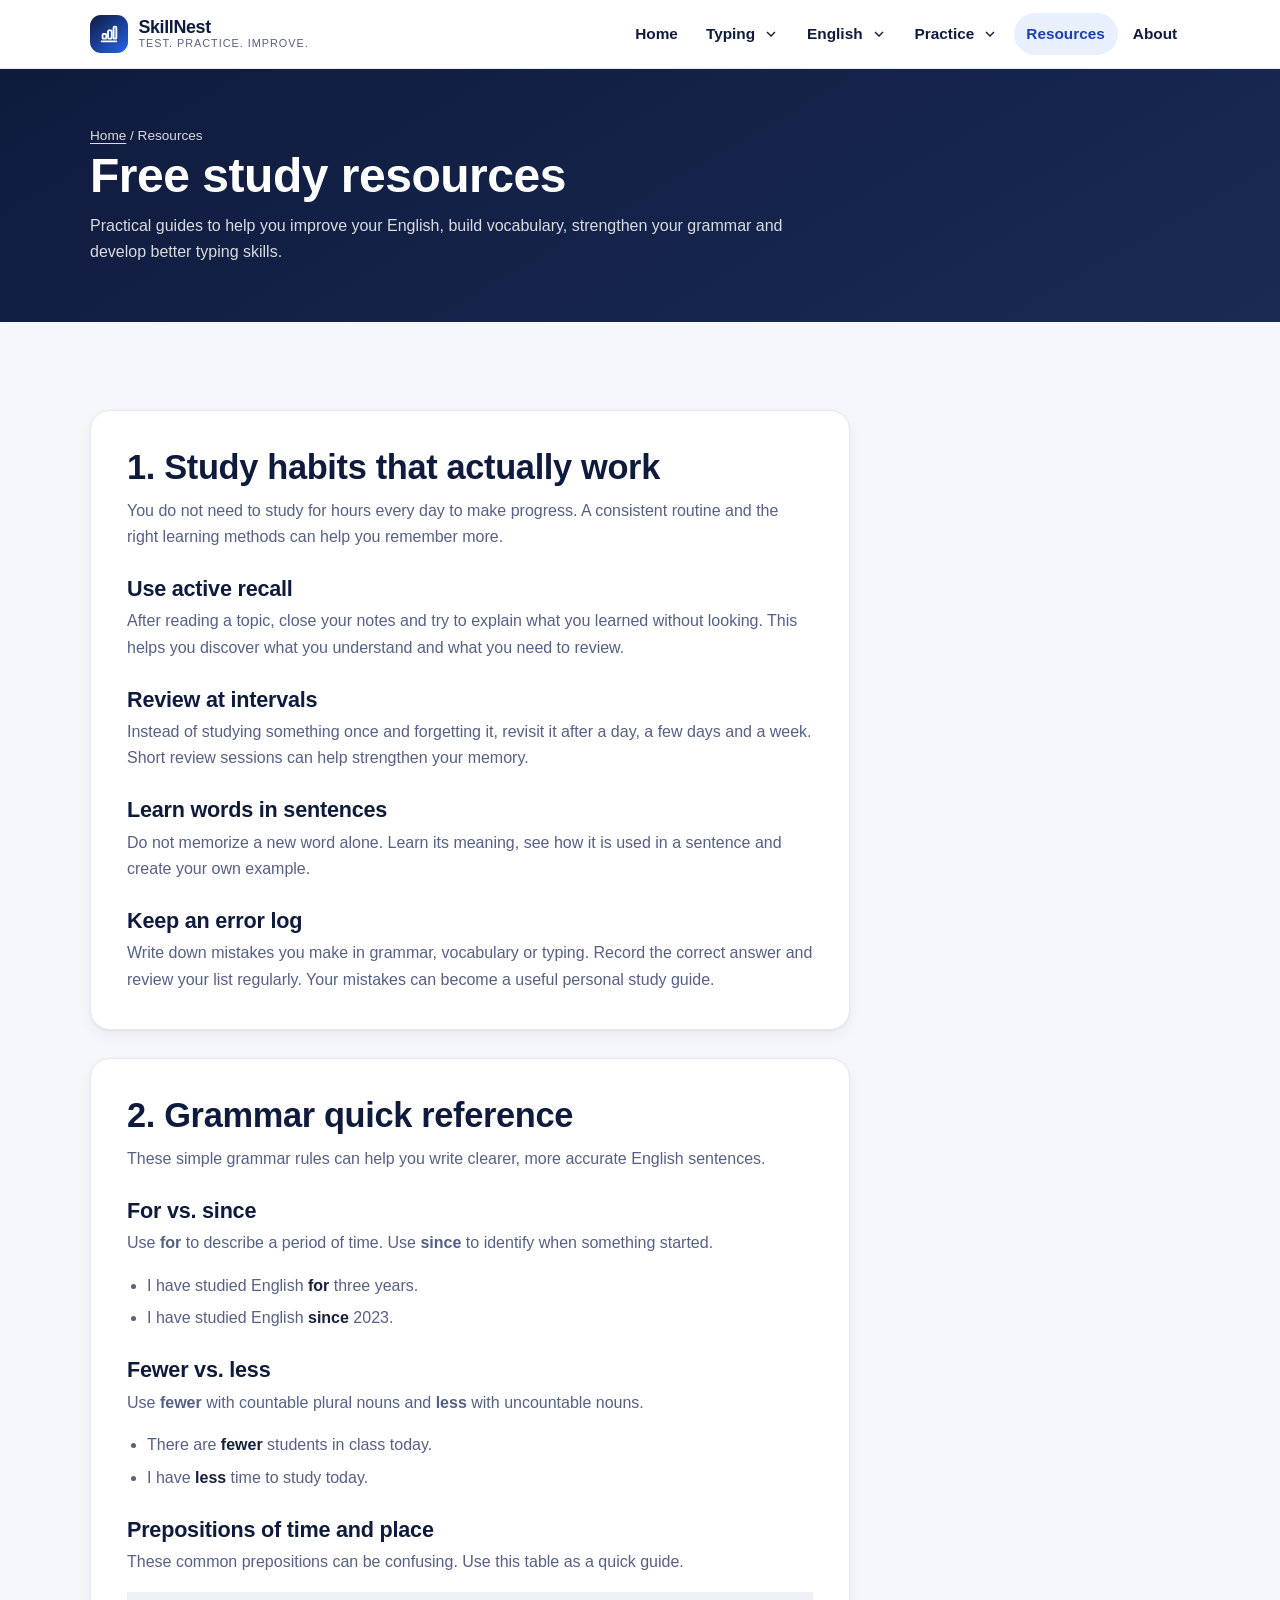
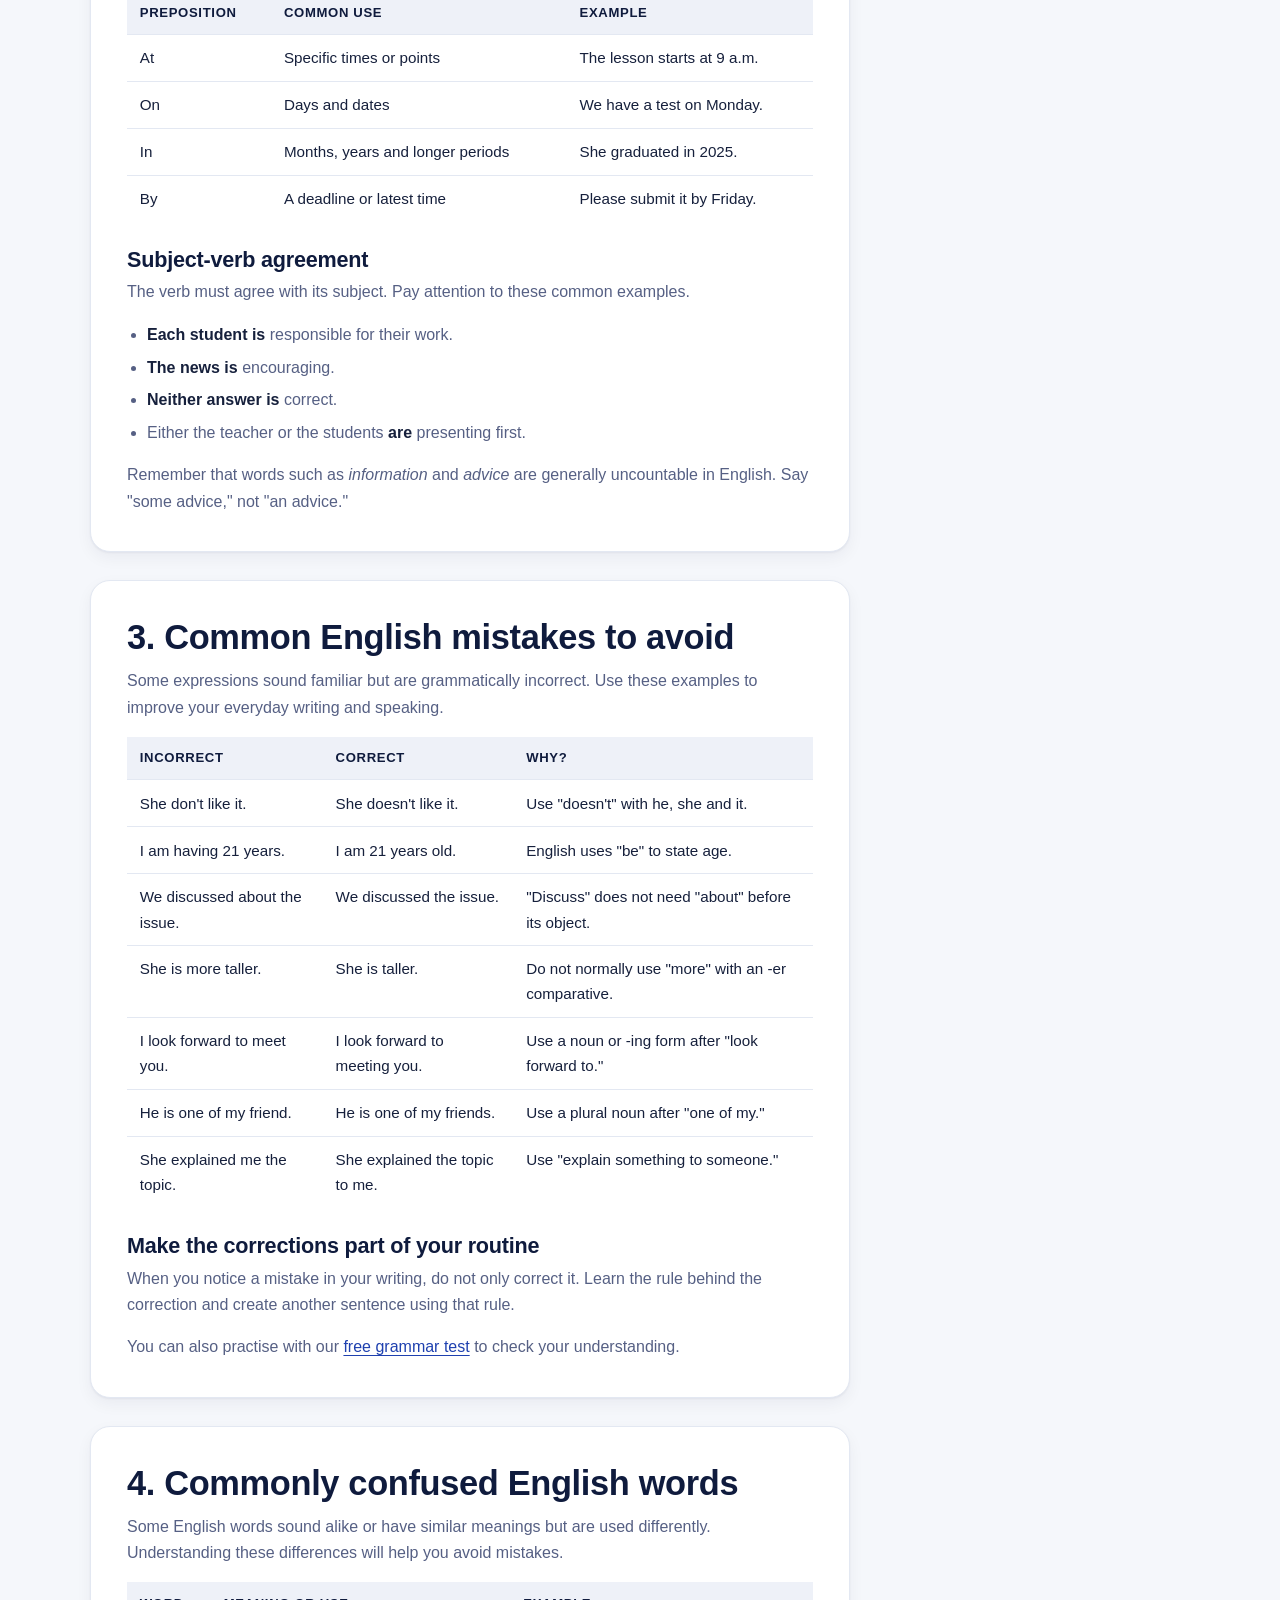
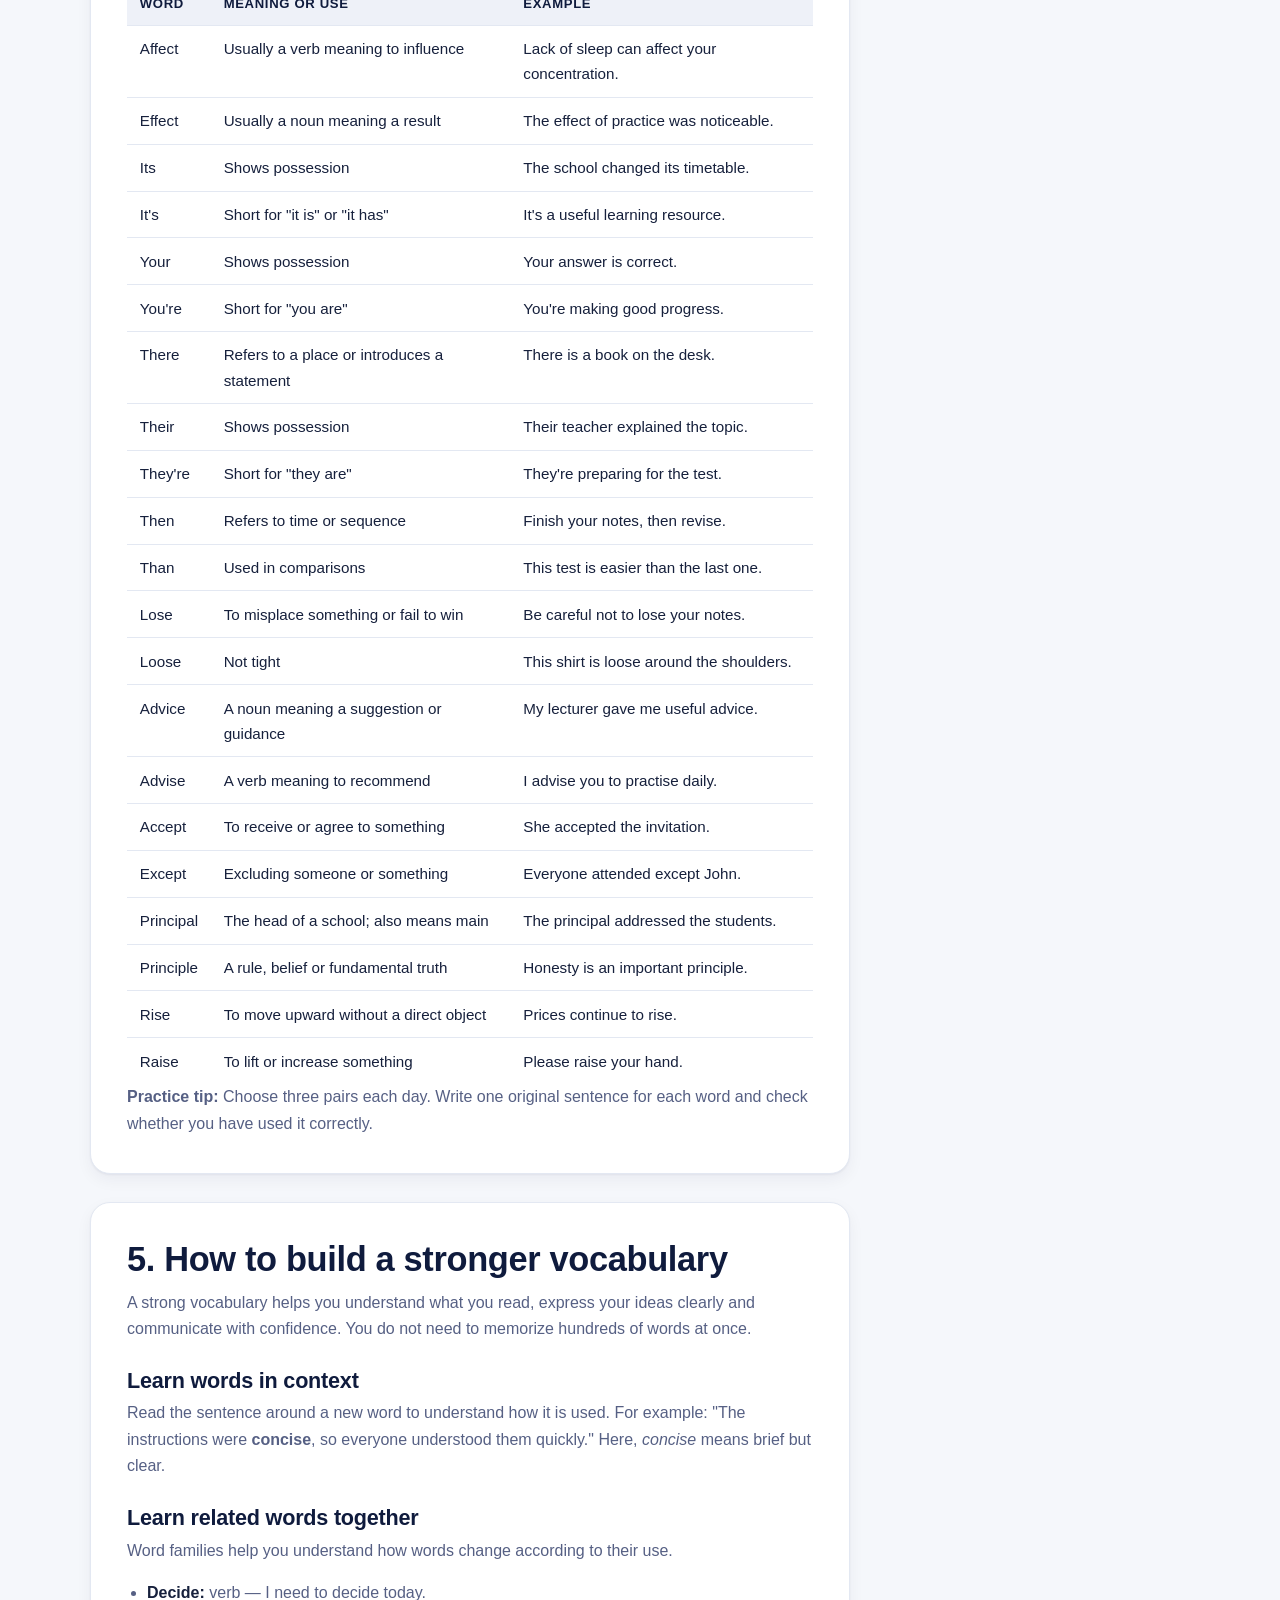
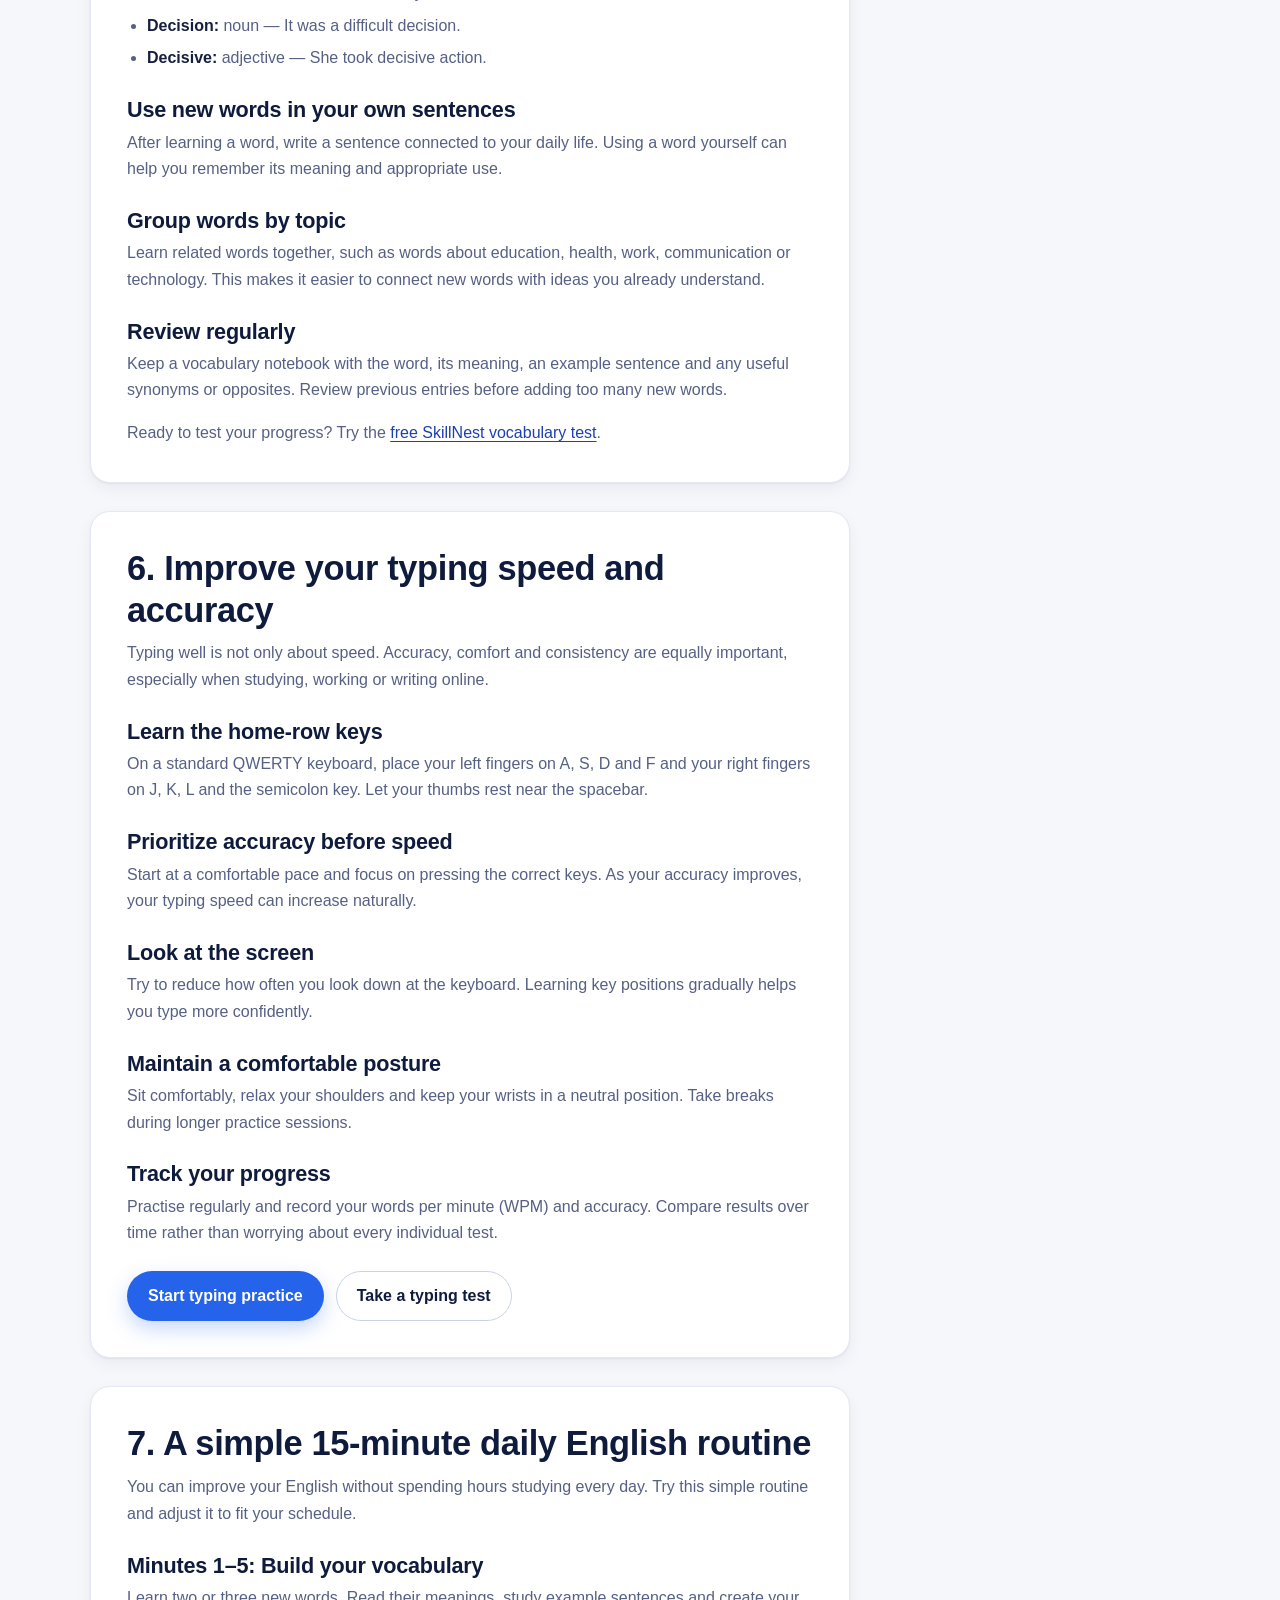
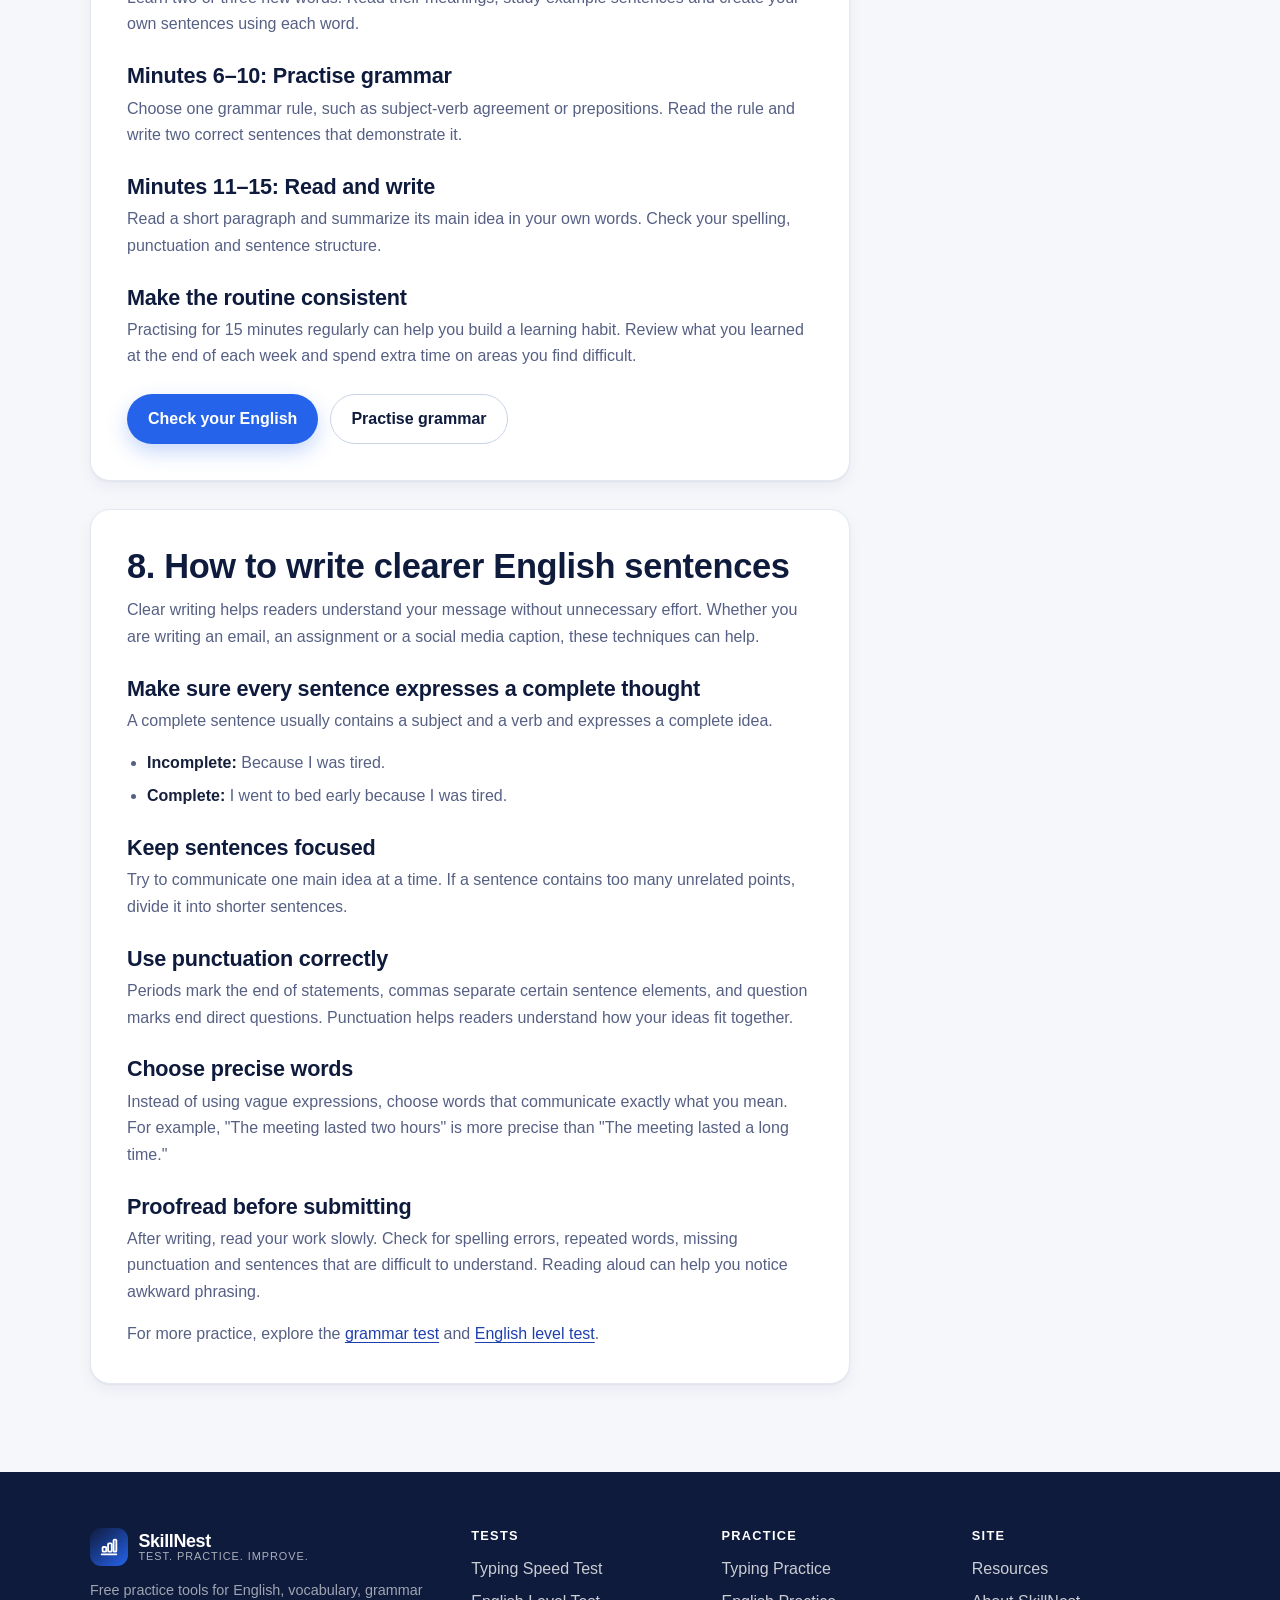
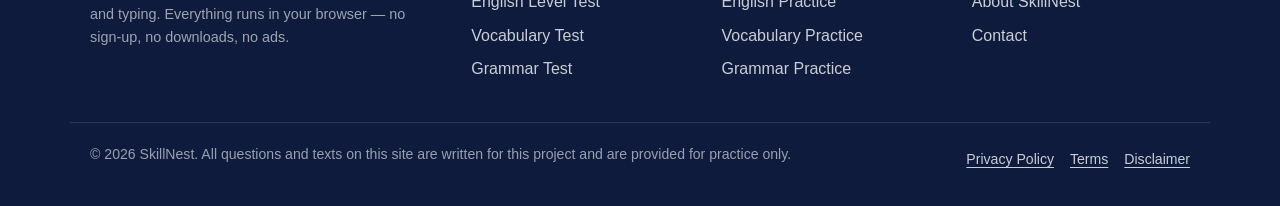
<file: resources.html>
<!DOCTYPE html>
<html lang="en" class="no-js">
<head>
  <meta charset="utf-8">
  <meta name="viewport" content="width=device-width, initial-scale=1">
  <!-- Google Analytics -->
<script async src="https://www.googletagmanager.com/gtag/js?id=G-68F8K23XJ8"></script>
<script>
  window.dataLayer = window.dataLayer || [];
  function gtag(){dataLayer.push(arguments);}
  gtag('js', new Date());
  gtag('config', 'G-68F8K23XJ8');
</script>
  <title>English, Grammar, Vocabulary & Typing Resources | SkillNest</title>
  <meta name="description" content="Explore free English, grammar, vocabulary and typing resources, including grammar tips, commonly confused words, vocabulary strategies and typing techniques.">
  <meta name="theme-color" content="#0f1b3d">
  <meta name="author" content="SkillNest">
  <link rel="icon" href="data:image/svg+xml,<svg xmlns='http://www.w3.org/2000/svg' viewBox='0 0 64 64'><rect width='64' height='64' rx='14' fill='%230f1b3d'/><rect x='14' y='34' width='10' height='16' rx='3' fill='%23ffffff'/><rect x='27' y='24' width='10' height='26' rx='3' fill='%23a78bfa'/><rect x='40' y='14' width='10' height='36' rx='3' fill='%232563eb'/></svg>">
  <link rel="stylesheet" href="style.css">
  <script>document.documentElement.className = "js";</script>
</head>
<body>
<a class="skip-link" href="#main">Skip to main content</a>

<header class="site-header" id="top">
  <div class="container header__inner">
    <a class="logo" href="index.html">
      <span class="logo__mark" aria-hidden="true"><svg viewBox="0 0 24 24" fill="none" stroke="currentColor" stroke-width="2" stroke-linecap="round" stroke-linejoin="round" aria-hidden="true"><path d="M4 20h16"/><rect x="5" y="12" width="4" height="5" rx="1"/><rect x="11" y="8" width="4" height="9" rx="1"/><rect x="17" y="4" width="3" height="13" rx="1"/></svg></span>
      <span class="logo__text">
        <span class="logo__name" data-brand="name">SkillNest</span>
        <span class="logo__tag" data-brand="tagline">Test. Practice. Improve.</span>
      </span>
    </a>

    <button class="nav-toggle" type="button" data-nav-toggle aria-expanded="false" aria-controls="primary-nav" aria-label="Open the menu">
      <span class="nav-toggle__bars" aria-hidden="true"></span>
    </button>

    <nav class="primary-nav" id="primary-nav" aria-label="Primary">
      <ul class="nav-list">
        <li><a href="index.html">Home</a></li>
        <li>
          <button class="nav-link-btn" type="button" data-menu-toggle aria-expanded="false" aria-controls="menu-typing">Typing <svg class="nav-caret" viewBox="0 0 24 24" fill="none" stroke="currentColor" stroke-width="2" aria-hidden="true"><path d="m6 9 6 6 6-6"/></svg></button>
          <ul class="nav-menu" id="menu-typing">
            <li><a href="typing-test.html">Typing Speed Test</a></li>
            <li><a href="typing-practice.html">Typing Practice</a></li>
          </ul>
        </li>
        <li>
          <button class="nav-link-btn" type="button" data-menu-toggle aria-expanded="false" aria-controls="menu-english">English <svg class="nav-caret" viewBox="0 0 24 24" fill="none" stroke="currentColor" stroke-width="2" aria-hidden="true"><path d="m6 9 6 6 6-6"/></svg></button>
          <ul class="nav-menu" id="menu-english">
            <li><a href="english-test.html">English Level Test</a></li>
            <li><a href="vocabulary-test.html">Vocabulary Test</a></li>
            <li><a href="grammar-test.html">Grammar Test</a></li>
          </ul>
        </li>
        <li>
          <button class="nav-link-btn" type="button" data-menu-toggle aria-expanded="false" aria-controls="menu-practice">Practice <svg class="nav-caret" viewBox="0 0 24 24" fill="none" stroke="currentColor" stroke-width="2" aria-hidden="true"><path d="m6 9 6 6 6-6"/></svg></button>
          <ul class="nav-menu" id="menu-practice">
            <li><a href="typing-practice.html">Typing Practice</a></li>
            <li><a href="english-test.html?mode=practice">English Practice</a></li>
            <li><a href="vocabulary-test.html?mode=practice">Vocabulary Practice</a></li>
            <li><a href="grammar-test.html?mode=practice">Grammar Practice</a></li>
          </ul>
        </li>
        <li><a href="resources.html">Resources</a></li>
        <li><a href="about.html">About</a></li>
      </ul>
    </nav>
  </div>
</header>

<main id="main">
  <section class="page-head">
    <div class="container">
      <p class="breadcrumb"><a href="index.html">Home</a> / Resources</p>
      <h1>Free study resources</h1>
      <p>Practical guides to help you improve your English, build vocabulary, strengthen your grammar and develop better typing skills.</p>
    </div>
  </section>

  <section class="section section--gray">
    <div class="container">

      <article class="card card--page prose" aria-labelledby="study-tips">
        <h2 id="study-tips">1. Study habits that actually work</h2>
        <p>You do not need to study for hours every day to make progress. A consistent routine and the right learning methods can help you remember more.</p>

        <h3>Use active recall</h3>
        <p>After reading a topic, close your notes and try to explain what you learned without looking. This helps you discover what you understand and what you need to review.</p>

        <h3>Review at intervals</h3>
        <p>Instead of studying something once and forgetting it, revisit it after a day, a few days and a week. Short review sessions can help strengthen your memory.</p>

        <h3>Learn words in sentences</h3>
        <p>Do not memorize a new word alone. Learn its meaning, see how it is used in a sentence and create your own example.</p>

        <h3>Keep an error log</h3>
        <p>Write down mistakes you make in grammar, vocabulary or typing. Record the correct answer and review your list regularly. Your mistakes can become a useful personal study guide.</p>
      </article>      <article class="card card--page prose mt-3" aria-labelledby="grammar-ref">
        <h2 id="grammar-ref">2. Grammar quick reference</h2>
        <p>These simple grammar rules can help you write clearer, more accurate English sentences.</p>

        <h3>For vs. since</h3>
        <p>Use <strong>for</strong> to describe a period of time. Use <strong>since</strong> to identify when something started.</p>
        <ul>
          <li>I have studied English <strong>for</strong> three years.</li>
          <li>I have studied English <strong>since</strong> 2023.</li>
        </ul>

        <h3>Fewer vs. less</h3>
        <p>Use <strong>fewer</strong> with countable plural nouns and <strong>less</strong> with uncountable nouns.</p>
        <ul>
          <li>There are <strong>fewer</strong> students in class today.</li>
          <li>I have <strong>less</strong> time to study today.</li>
        </ul>

        <h3>Prepositions of time and place</h3>
        <p>These common prepositions can be confusing. Use this table as a quick guide.</p>
        <div class="table-wrap">
          <table class="data">
            <thead>
              <tr><th>Preposition</th><th>Common use</th><th>Example</th></tr>
            </thead>
            <tbody>
              <tr><td>At</td><td>Specific times or points</td><td>The lesson starts at 9 a.m.</td></tr>
              <tr><td>On</td><td>Days and dates</td><td>We have a test on Monday.</td></tr>
              <tr><td>In</td><td>Months, years and longer periods</td><td>She graduated in 2025.</td></tr>
              <tr><td>By</td><td>A deadline or latest time</td><td>Please submit it by Friday.</td></tr>
            </tbody>
          </table>
        </div>

        <h3>Subject-verb agreement</h3>
        <p>The verb must agree with its subject. Pay attention to these common examples.</p>
        <ul>
          <li><strong>Each student is</strong> responsible for their work.</li>
          <li><strong>The news is</strong> encouraging.</li>
          <li><strong>Neither answer is</strong> correct.</li>
          <li>Either the teacher or the students <strong>are</strong> presenting first.</li>
        </ul>
        <p>Remember that words such as <em>information</em> and <em>advice</em> are generally uncountable in English. Say "some advice," not "an advice."</p>
      </article>

      <article class="card card--page prose mt-3" aria-labelledby="mistakes">
        <h2 id="mistakes">3. Common English mistakes to avoid</h2>
        <p>Some expressions sound familiar but are grammatically incorrect. Use these examples to improve your everyday writing and speaking.</p>

        <div class="table-wrap">
          <table class="data">
            <thead>
              <tr><th>Incorrect</th><th>Correct</th><th>Why?</th></tr>
            </thead>
            <tbody>
              <tr><td>She don't like it.</td><td>She doesn't like it.</td><td>Use "doesn't" with he, she and it.</td></tr>
              <tr><td>I am having 21 years.</td><td>I am 21 years old.</td><td>English uses "be" to state age.</td></tr>
              <tr><td>We discussed about the issue.</td><td>We discussed the issue.</td><td>"Discuss" does not need "about" before its object.</td></tr>
              <tr><td>She is more taller.</td><td>She is taller.</td><td>Do not normally use "more" with an -er comparative.</td></tr>
              <tr><td>I look forward to meet you.</td><td>I look forward to meeting you.</td><td>Use a noun or -ing form after "look forward to."</td></tr>
              <tr><td>He is one of my friend.</td><td>He is one of my friends.</td><td>Use a plural noun after "one of my."</td></tr>
              <tr><td>She explained me the topic.</td><td>She explained the topic to me.</td><td>Use "explain something to someone."</td></tr>
            </tbody>
          </table>
        </div>

        <h3>Make the corrections part of your routine</h3>
        <p>When you notice a mistake in your writing, do not only correct it. Learn the rule behind the correction and create another sentence using that rule.</p>
        <p>You can also practise with our <a href="grammar-test.html">free grammar test</a> to check your understanding.</p>
      </article>
            <article class="card card--page prose mt-3" aria-labelledby="confused">
        <h2 id="confused">4. Commonly confused English words</h2>
        <p>Some English words sound alike or have similar meanings but are used differently. Understanding these differences will help you avoid mistakes.</p>

        <div class="table-wrap">
          <table class="data">
            <thead>
              <tr><th>Word</th><th>Meaning or use</th><th>Example</th></tr>
            </thead>
            <tbody>
              <tr><td>Affect</td><td>Usually a verb meaning to influence</td><td>Lack of sleep can affect your concentration.</td></tr>
              <tr><td>Effect</td><td>Usually a noun meaning a result</td><td>The effect of practice was noticeable.</td></tr>
              <tr><td>Its</td><td>Shows possession</td><td>The school changed its timetable.</td></tr>
              <tr><td>It's</td><td>Short for "it is" or "it has"</td><td>It's a useful learning resource.</td></tr>
              <tr><td>Your</td><td>Shows possession</td><td>Your answer is correct.</td></tr>
              <tr><td>You're</td><td>Short for "you are"</td><td>You're making good progress.</td></tr>
              <tr><td>There</td><td>Refers to a place or introduces a statement</td><td>There is a book on the desk.</td></tr>
              <tr><td>Their</td><td>Shows possession</td><td>Their teacher explained the topic.</td></tr>
              <tr><td>They're</td><td>Short for "they are"</td><td>They're preparing for the test.</td></tr>
              <tr><td>Then</td><td>Refers to time or sequence</td><td>Finish your notes, then revise.</td></tr>
              <tr><td>Than</td><td>Used in comparisons</td><td>This test is easier than the last one.</td></tr>
              <tr><td>Lose</td><td>To misplace something or fail to win</td><td>Be careful not to lose your notes.</td></tr>
              <tr><td>Loose</td><td>Not tight</td><td>This shirt is loose around the shoulders.</td></tr>
              <tr><td>Advice</td><td>A noun meaning a suggestion or guidance</td><td>My lecturer gave me useful advice.</td></tr>
              <tr><td>Advise</td><td>A verb meaning to recommend</td><td>I advise you to practise daily.</td></tr>
              <tr><td>Accept</td><td>To receive or agree to something</td><td>She accepted the invitation.</td></tr>
              <tr><td>Except</td><td>Excluding someone or something</td><td>Everyone attended except John.</td></tr>
              <tr><td>Principal</td><td>The head of a school; also means main</td><td>The principal addressed the students.</td></tr>
              <tr><td>Principle</td><td>A rule, belief or fundamental truth</td><td>Honesty is an important principle.</td></tr>
              <tr><td>Rise</td><td>To move upward without a direct object</td><td>Prices continue to rise.</td></tr>
              <tr><td>Raise</td><td>To lift or increase something</td><td>Please raise your hand.</td></tr>
            </tbody>
          </table>
        </div>

        <p><strong>Practice tip:</strong> Choose three pairs each day. Write one original sentence for each word and check whether you have used it correctly.</p>
      </article>

      <article class="card card--page prose mt-3" aria-labelledby="vocab-tips">
        <h2 id="vocab-tips">5. How to build a stronger vocabulary</h2>
        <p>A strong vocabulary helps you understand what you read, express your ideas clearly and communicate with confidence. You do not need to memorize hundreds of words at once.</p>

        <h3>Learn words in context</h3>
        <p>Read the sentence around a new word to understand how it is used. For example: "The instructions were <strong>concise</strong>, so everyone understood them quickly." Here, <em>concise</em> means brief but clear.</p>

        <h3>Learn related words together</h3>
        <p>Word families help you understand how words change according to their use.</p>
        <ul>
          <li><strong>Decide:</strong> verb — I need to decide today.</li>
          <li><strong>Decision:</strong> noun — It was a difficult decision.</li>
          <li><strong>Decisive:</strong> adjective — She took decisive action.</li>
        </ul>

        <h3>Use new words in your own sentences</h3>
        <p>After learning a word, write a sentence connected to your daily life. Using a word yourself can help you remember its meaning and appropriate use.</p>

        <h3>Group words by topic</h3>
        <p>Learn related words together, such as words about education, health, work, communication or technology. This makes it easier to connect new words with ideas you already understand.</p>

        <h3>Review regularly</h3>
        <p>Keep a vocabulary notebook with the word, its meaning, an example sentence and any useful synonyms or opposites. Review previous entries before adding too many new words.</p>

        <p>Ready to test your progress? Try the <a href="vocabulary-test.html">free SkillNest vocabulary test</a>.</p>
      </article>

      <article class="card card--page prose mt-3" aria-labelledby="typing-tips">
        <h2 id="typing-tips">6. Improve your typing speed and accuracy</h2>
        <p>Typing well is not only about speed. Accuracy, comfort and consistency are equally important, especially when studying, working or writing online.</p>

        <h3>Learn the home-row keys</h3>
        <p>On a standard QWERTY keyboard, place your left fingers on A, S, D and F and your right fingers on J, K, L and the semicolon key. Let your thumbs rest near the spacebar.</p>

        <h3>Prioritize accuracy before speed</h3>
        <p>Start at a comfortable pace and focus on pressing the correct keys. As your accuracy improves, your typing speed can increase naturally.</p>

        <h3>Look at the screen</h3>
        <p>Try to reduce how often you look down at the keyboard. Learning key positions gradually helps you type more confidently.</p>

        <h3>Maintain a comfortable posture</h3>
        <p>Sit comfortably, relax your shoulders and keep your wrists in a neutral position. Take breaks during longer practice sessions.</p>

        <h3>Track your progress</h3>
        <p>Practise regularly and record your words per minute (WPM) and accuracy. Compare results over time rather than worrying about every individual test.</p>

        <div class="btn-row">
          <a class="btn btn--primary" href="typing-practice.html">Start typing practice</a>
          <a class="btn btn--ghost" href="typing-test.html">Take a typing test</a>
        </div>
      </article>
            <article class="card card--page prose mt-3" aria-labelledby="daily-routine">
        <h2 id="daily-routine">7. A simple 15-minute daily English routine</h2>
        <p>You can improve your English without spending hours studying every day. Try this simple routine and adjust it to fit your schedule.</p>

        <h3>Minutes 1–5: Build your vocabulary</h3>
        <p>Learn two or three new words. Read their meanings, study example sentences and create your own sentences using each word.</p>

        <h3>Minutes 6–10: Practise grammar</h3>
        <p>Choose one grammar rule, such as subject-verb agreement or prepositions. Read the rule and write two correct sentences that demonstrate it.</p>

        <h3>Minutes 11–15: Read and write</h3>
        <p>Read a short paragraph and summarize its main idea in your own words. Check your spelling, punctuation and sentence structure.</p>

        <h3>Make the routine consistent</h3>
        <p>Practising for 15 minutes regularly can help you build a learning habit. Review what you learned at the end of each week and spend extra time on areas you find difficult.</p>

        <div class="btn-row">
          <a class="btn btn--primary" href="english-test.html">Check your English</a>
          <a class="btn btn--ghost" href="grammar-test.html">Practise grammar</a>
        </div>
      </article>

      <article class="card card--page prose mt-3" aria-labelledby="clear-writing">
        <h2 id="clear-writing">8. How to write clearer English sentences</h2>
        <p>Clear writing helps readers understand your message without unnecessary effort. Whether you are writing an email, an assignment or a social media caption, these techniques can help.</p>

        <h3>Make sure every sentence expresses a complete thought</h3>
        <p>A complete sentence usually contains a subject and a verb and expresses a complete idea.</p>
        <ul>
          <li><strong>Incomplete:</strong> Because I was tired.</li>
          <li><strong>Complete:</strong> I went to bed early because I was tired.</li>
        </ul>

        <h3>Keep sentences focused</h3>
        <p>Try to communicate one main idea at a time. If a sentence contains too many unrelated points, divide it into shorter sentences.</p>

        <h3>Use punctuation correctly</h3>
        <p>Periods mark the end of statements, commas separate certain sentence elements, and question marks end direct questions. Punctuation helps readers understand how your ideas fit together.</p>

        <h3>Choose precise words</h3>
        <p>Instead of using vague expressions, choose words that communicate exactly what you mean. For example, "The meeting lasted two hours" is more precise than "The meeting lasted a long time."</p>

        <h3>Proofread before submitting</h3>
        <p>After writing, read your work slowly. Check for spelling errors, repeated words, missing punctuation and sentences that are difficult to understand. Reading aloud can help you notice awkward phrasing.</p>

        <p>For more practice, explore the <a href="grammar-test.html">grammar test</a> and <a href="english-test.html">English level test</a>.</p>
      </article>

    </div>
  </section>
</main>

<footer class="site-footer">
  <div class="container footer__grid">
    <div>
      <a class="logo logo--footer" href="index.html">
        <span class="logo__mark" aria-hidden="true"><svg viewBox="0 0 24 24" fill="none" stroke="currentColor" stroke-width="2" stroke-linecap="round" stroke-linejoin="round" aria-hidden="true"><path d="M4 20h16"/><rect x="5" y="12" width="4" height="5" rx="1"/><rect x="11" y="8" width="4" height="9" rx="1"/><rect x="17" y="4" width="3" height="13" rx="1"/></svg></span>
        <span class="logo__text">
          <span class="logo__name" data-brand="name">SkillNest</span>
          <span class="logo__tag" data-brand="tagline">Test. Practice. Improve.</span>
        </span>
      </a>
      <p class="footer__note">Free practice tools for English, vocabulary, grammar and typing.
        Everything runs in your browser — no sign-up, no downloads, no ads.</p>
    </div>

    <nav class="footer__col" aria-label="Tests">
      <h2 class="footer__title">Tests</h2>
      <ul>
        <li><a href="typing-test.html">Typing Speed Test</a></li>
        <li><a href="english-test.html">English Level Test</a></li>
        <li><a href="vocabulary-test.html">Vocabulary Test</a></li>
        <li><a href="grammar-test.html">Grammar Test</a></li>
      </ul>
    </nav>

    <nav class="footer__col" aria-label="Practice">
      <h2 class="footer__title">Practice</h2>
      <ul>
        <li><a href="typing-practice.html">Typing Practice</a></li>
        <li><a href="english-test.html?mode=practice">English Practice</a></li>
        <li><a href="vocabulary-test.html?mode=practice">Vocabulary Practice</a></li>
        <li><a href="grammar-test.html?mode=practice">Grammar Practice</a></li>
      </ul>
    </nav>

    <nav class="footer__col" aria-label="Site">
      <h2 class="footer__title">Site</h2>
      <ul>
        <li><a href="resources.html">Resources</a></li>
        <li><a href="about.html">About SkillNest</a></li>
        <li><a href="contact.html">Contact</a></li>
      </ul>
    </nav>
  </div>

  <div class="container footer__bottom">
    <p>&copy; <span data-year>2026</span> <span data-brand="name">SkillNest</span>.
      All questions and texts on this site are written for this project and are provided for practice only.</p>
    <ul class="footer__legal">
      <li><a href="privacy.html">Privacy Policy</a></li>
      <li><a href="terms.html">Terms</a></li>
      <li><a href="disclaimer.html">Disclaimer</a></li>
    </ul>
  </div>
</footer>

<script src="brand.js" defer></script>
<script src="script.js" defer></script>
</body>
</html>
</file>
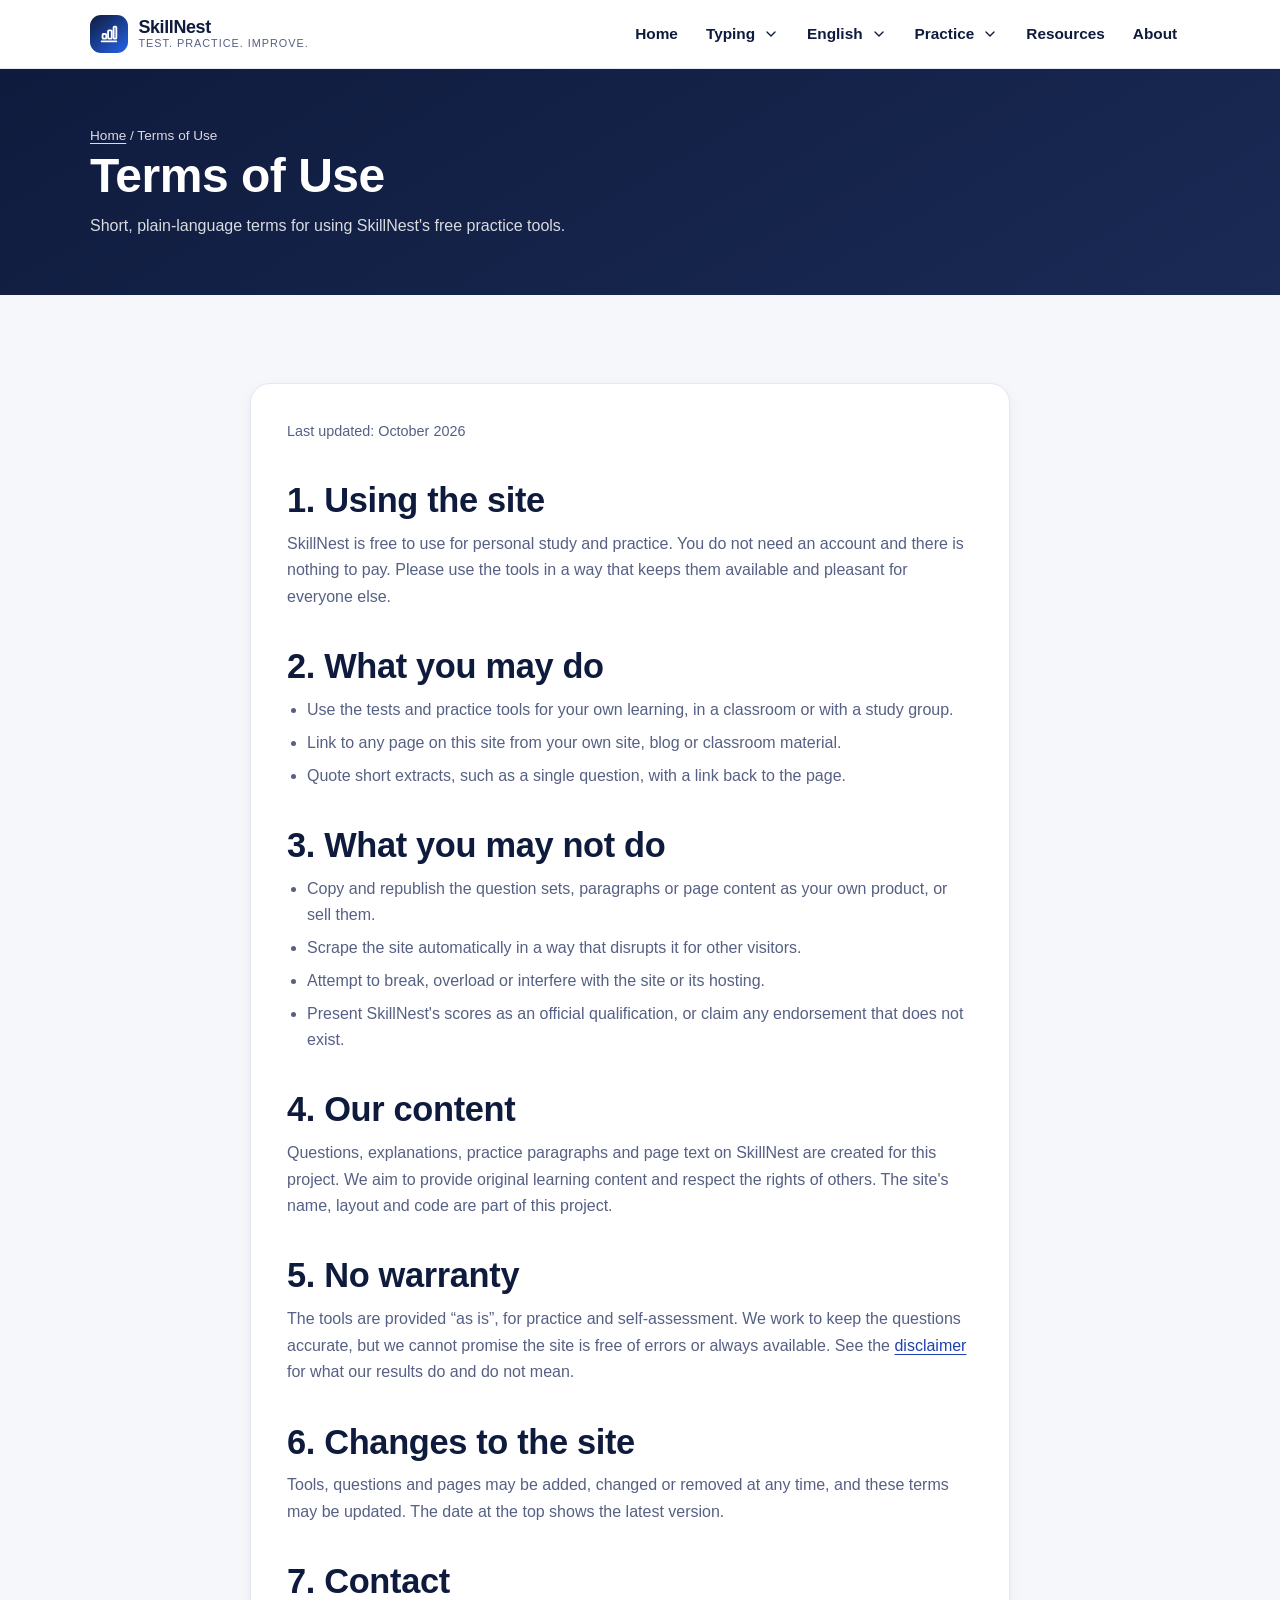
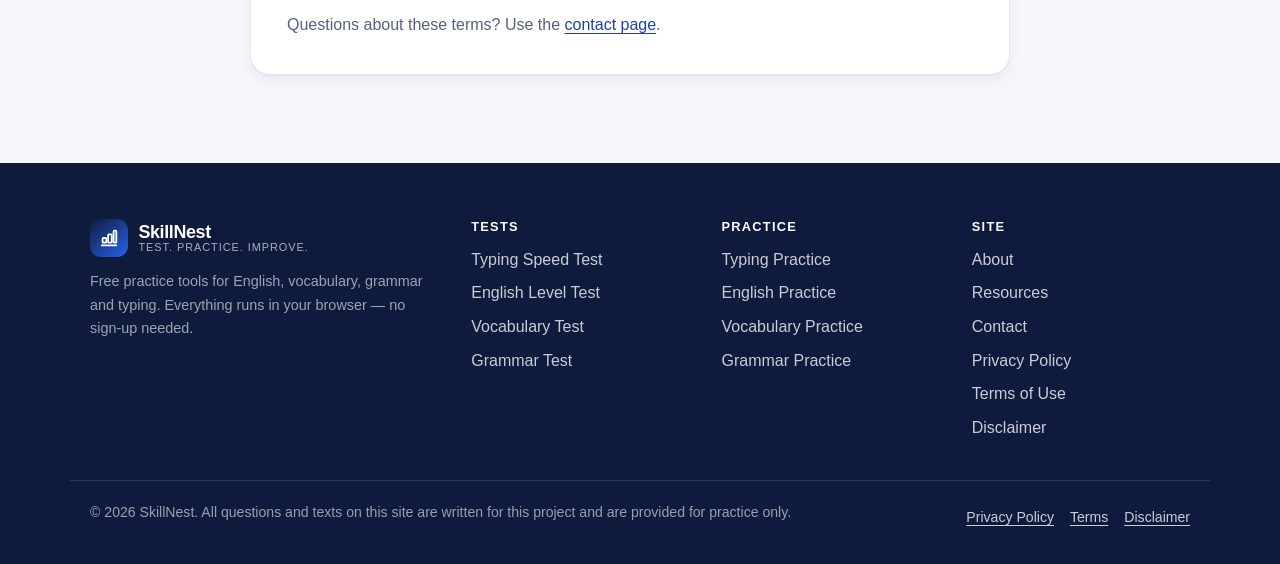
<file: terms.html>
<!DOCTYPE html>
<html lang="en" class="no-js">
<head>
  <meta charset="utf-8">
  <meta name="viewport" content="width=device-width, initial-scale=1">
  <!-- Google Analytics -->
<script async src="https://www.googletagmanager.com/gtag/js?id=G-68F8K23XJ8"></script>
<script>
  window.dataLayer = window.dataLayer || [];
  function gtag(){dataLayer.push(arguments);}
  gtag('js', new Date());
  gtag('config', 'G-68F8K23XJ8');
</script>
  <title>Terms of Use | SkillNest</title>
  <meta name="description" content="Read the SkillNest terms of use to understand the rules for using our free English, grammar, vocabulary and typing tests and practice tools.">
  <meta name="theme-color" content="#0f1b3d">
  <meta name="author" content="SkillNest">
  <link rel="icon" href="data:image/svg+xml,<svg xmlns='http://www.w3.org/2000/svg' viewBox='0 0 64 64'><rect width='64' height='64' rx='14' fill='%230f1b3d'/><rect x='14' y='34' width='10' height='16' rx='3' fill='%23ffffff'/><rect x='27' y='24' width='10' height='26' rx='3' fill='%23a78bfa'/><rect x='40' y='14' width='10' height='36' rx='3' fill='%232563eb'/></svg>">
  <link rel="stylesheet" href="style.css">
  <script>document.documentElement.className = "js";</script>
</head>
<body>
<a class="skip-link" href="#main">Skip to main content</a>

  <header class="site-header" id="top">
    <div class="container header__inner">
      <a class="logo" href="index.html">
        <span class="logo__mark" aria-hidden="true"><svg viewBox='0 0 24 24' fill='none' stroke='currentColor' stroke-width='2' stroke-linecap='round' stroke-linejoin='round' aria-hidden='true'><path d='M4 20h16'/><rect x='5' y='12' width='4' height='5' rx='1'/><rect x='11' y='8' width='4' height='9' rx='1'/><rect x='17' y='4' width='3' height='13' rx='1'/></svg></span>
        <span class="logo__text">
          <span class="logo__name" data-brand="name">SkillNest</span>
          <span class="logo__tag" data-brand="tagline">Test. Practice. Improve.</span>
        </span>
      </a>

      <button class="nav-toggle" type="button" data-nav-toggle aria-expanded="false"
              aria-controls="primary-nav" aria-label="Open the menu">
        <span class="nav-toggle__bars" aria-hidden="true"></span>
      </button>

      <nav class="primary-nav" id="primary-nav" aria-label="Primary">
        <ul class="nav-list">
          <li><a href="index.html">Home</a></li>
          <li>
            <button class="nav-link-btn" type="button" data-menu-toggle aria-expanded="false"
                    aria-controls="menu-typing">Typing <svg class='nav-caret' viewBox='0 0 24 24' fill='none' stroke='currentColor' stroke-width='2' stroke-linecap='round' stroke-linejoin='round' aria-hidden='true'><path d='m6 9 6 6 6-6'/></svg></button>
            <ul class="nav-menu" id="menu-typing">
              <li><a href="typing-test.html">Typing Speed Test</a></li>
              <li><a href="typing-practice.html">Typing Practice</a></li>
            </ul>
          </li>
          <li>
            <button class="nav-link-btn" type="button" data-menu-toggle aria-expanded="false"
                    aria-controls="menu-english">English <svg class='nav-caret' viewBox='0 0 24 24' fill='none' stroke='currentColor' stroke-width='2' stroke-linecap='round' stroke-linejoin='round' aria-hidden='true'><path d='m6 9 6 6 6-6'/></svg></button>
            <ul class="nav-menu" id="menu-english">
              <li><a href="english-test.html">English Level Test</a></li>
              <li><a href="vocabulary-test.html">Vocabulary Test</a></li>
              <li><a href="grammar-test.html">Grammar Test</a></li>
            </ul>
          </li>
          <li>
            <button class="nav-link-btn" type="button" data-menu-toggle aria-expanded="false"
                    aria-controls="menu-practice">Practice <svg class='nav-caret' viewBox='0 0 24 24' fill='none' stroke='currentColor' stroke-width='2' stroke-linecap='round' stroke-linejoin='round' aria-hidden='true'><path d='m6 9 6 6 6-6'/></svg></button>
            <ul class="nav-menu" id="menu-practice">
              <li><a href="typing-practice.html">Typing Practice</a></li>
              <li><a href="english-test.html?mode=practice">English Practice</a></li>
              <li><a href="vocabulary-test.html?mode=practice">Vocabulary Practice</a></li>
              <li><a href="grammar-test.html?mode=practice">Grammar Practice</a></li>
            </ul>
          </li>
          <li><a href="resources.html">Resources</a></li>
          <li><a href="about.html">About</a></li>
        </ul>
      </nav>
    </div>
  </header>

  <main id="main">
    <section class="page-head">
      <div class="container">
        <p class="breadcrumb"><a href="index.html">Home</a> / Terms of Use</p>
        <h1>Terms of Use</h1>
        <p>Short, plain-language terms for using SkillNest's free practice tools.</p>
      </div>
    </section>

    <section class="section section--gray">
      <div class="container container--narrow">
        <article class="card card--page prose">
          <p class="small muted">Last updated: October 2026</p>

          <h2>1. Using the site</h2>
          <p>SkillNest is free to use for personal study and practice. You do not need an account and
            there is nothing to pay. Please use the tools in a way that keeps them available and
            pleasant for everyone else.</p>

          <h2>2. What you may do</h2>
          <ul>
            <li>Use the tests and practice tools for your own learning, in a classroom or with a
              study group.</li>
            <li>Link to any page on this site from your own site, blog or classroom material.</li>
            <li>Quote short extracts, such as a single question, with a link back to the page.</li>
          </ul>

          <h2>3. What you may not do</h2>
          <ul>
            <li>Copy and republish the question sets, paragraphs or page content as your own product,
              or sell them.</li>
            <li>Scrape the site automatically in a way that disrupts it for other visitors.</li>
            <li>Attempt to break, overload or interfere with the site or its hosting.</li>
            <li>Present SkillNest's scores as an official qualification, or claim any endorsement
              that does not exist.</li>
          </ul>

          <h2>4. Our content</h2>
          <p>Questions, explanations, practice paragraphs and page text on SkillNest are created for
  this project. We aim to provide original learning content and respect the rights of others.
  The site's name, layout and code are part of this project.</p>
          <h2>5. No warranty</h2>
          <p>The tools are provided “as is”, for practice and self-assessment. We work to keep the
            questions accurate, but we cannot promise the site is free of errors or always available.
            See the <a href="disclaimer.html">disclaimer</a> for what our results do and do not mean.</p>

          <h2>6. Changes to the site</h2>
          <p>Tools, questions and pages may be added, changed or removed at any time, and these terms
            may be updated. The date at the top shows the latest version.</p>

          <h2>7. Contact</h2>
          <p>Questions about these terms? Use the <a href="contact.html">contact page</a>.</p>
        </article>
      </div>
    </section>
  </main>

  <footer class="site-footer">
    <div class="container footer__grid">
      <div>
        <a class="logo logo--footer" href="index.html">
          <span class="logo__mark" aria-hidden="true"><svg viewBox='0 0 24 24' fill='none' stroke='currentColor' stroke-width='2' stroke-linecap='round' stroke-linejoin='round' aria-hidden='true'><path d='M4 20h16'/><rect x='5' y='12' width='4' height='5' rx='1'/><rect x='11' y='8' width='4' height='9' rx='1'/><rect x='17' y='4' width='3' height='13' rx='1'/></svg></span>
          <span class="logo__text">
            <span class="logo__name" data-brand="name">SkillNest</span>
            <span class="logo__tag" data-brand="tagline">Test. Practice. Improve.</span>
          </span>
        </a>
        <p class="footer__note">Free practice tools for English, vocabulary, grammar and typing.
          Everything runs in your browser — no sign-up needed.</p>
      </div>

      <nav class="footer__col" aria-label="Tests">
        <h2 class="footer__title">Tests</h2>
        <ul>
          <li><a href="typing-test.html">Typing Speed Test</a></li>
          <li><a href="english-test.html">English Level Test</a></li>
          <li><a href="vocabulary-test.html">Vocabulary Test</a></li>
          <li><a href="grammar-test.html">Grammar Test</a></li>
        </ul>
      </nav>

      <nav class="footer__col" aria-label="Practice">
        <h2 class="footer__title">Practice</h2>
        <ul>
          <li><a href="typing-practice.html">Typing Practice</a></li>
          <li><a href="english-test.html?mode=practice">English Practice</a></li>
          <li><a href="vocabulary-test.html?mode=practice">Vocabulary Practice</a></li>
          <li><a href="grammar-test.html?mode=practice">Grammar Practice</a></li>
        </ul>
      </nav>

      <nav class="footer__col" aria-label="Site">
        <h2 class="footer__title">Site</h2>
        <ul>
          <li><a href="about.html">About</a></li>
          <li><a href="resources.html">Resources</a></li>
          <li><a href="contact.html">Contact</a></li>
          <li><a href="privacy.html">Privacy Policy</a></li>
          <li><a href="terms.html">Terms of Use</a></li>
          <li><a href="disclaimer.html">Disclaimer</a></li>
        </ul>
      </nav>
    </div>

    <div class="container footer__bottom">
      <p>&copy; <span data-year>2026</span> <span data-brand="name">SkillNest</span>.
        All questions and texts on this site are written for this project and are provided for practice only.</p>
      <ul class="footer__legal">
        <li><a href="privacy.html">Privacy Policy</a></li>
        <li><a href="terms.html">Terms</a></li>
        <li><a href="disclaimer.html">Disclaimer</a></li>
      </ul>
    </div>
  </footer>

  <script src="brand.js" defer></script>
  <script src="script.js" defer></script>
</body>
</html>
</file>
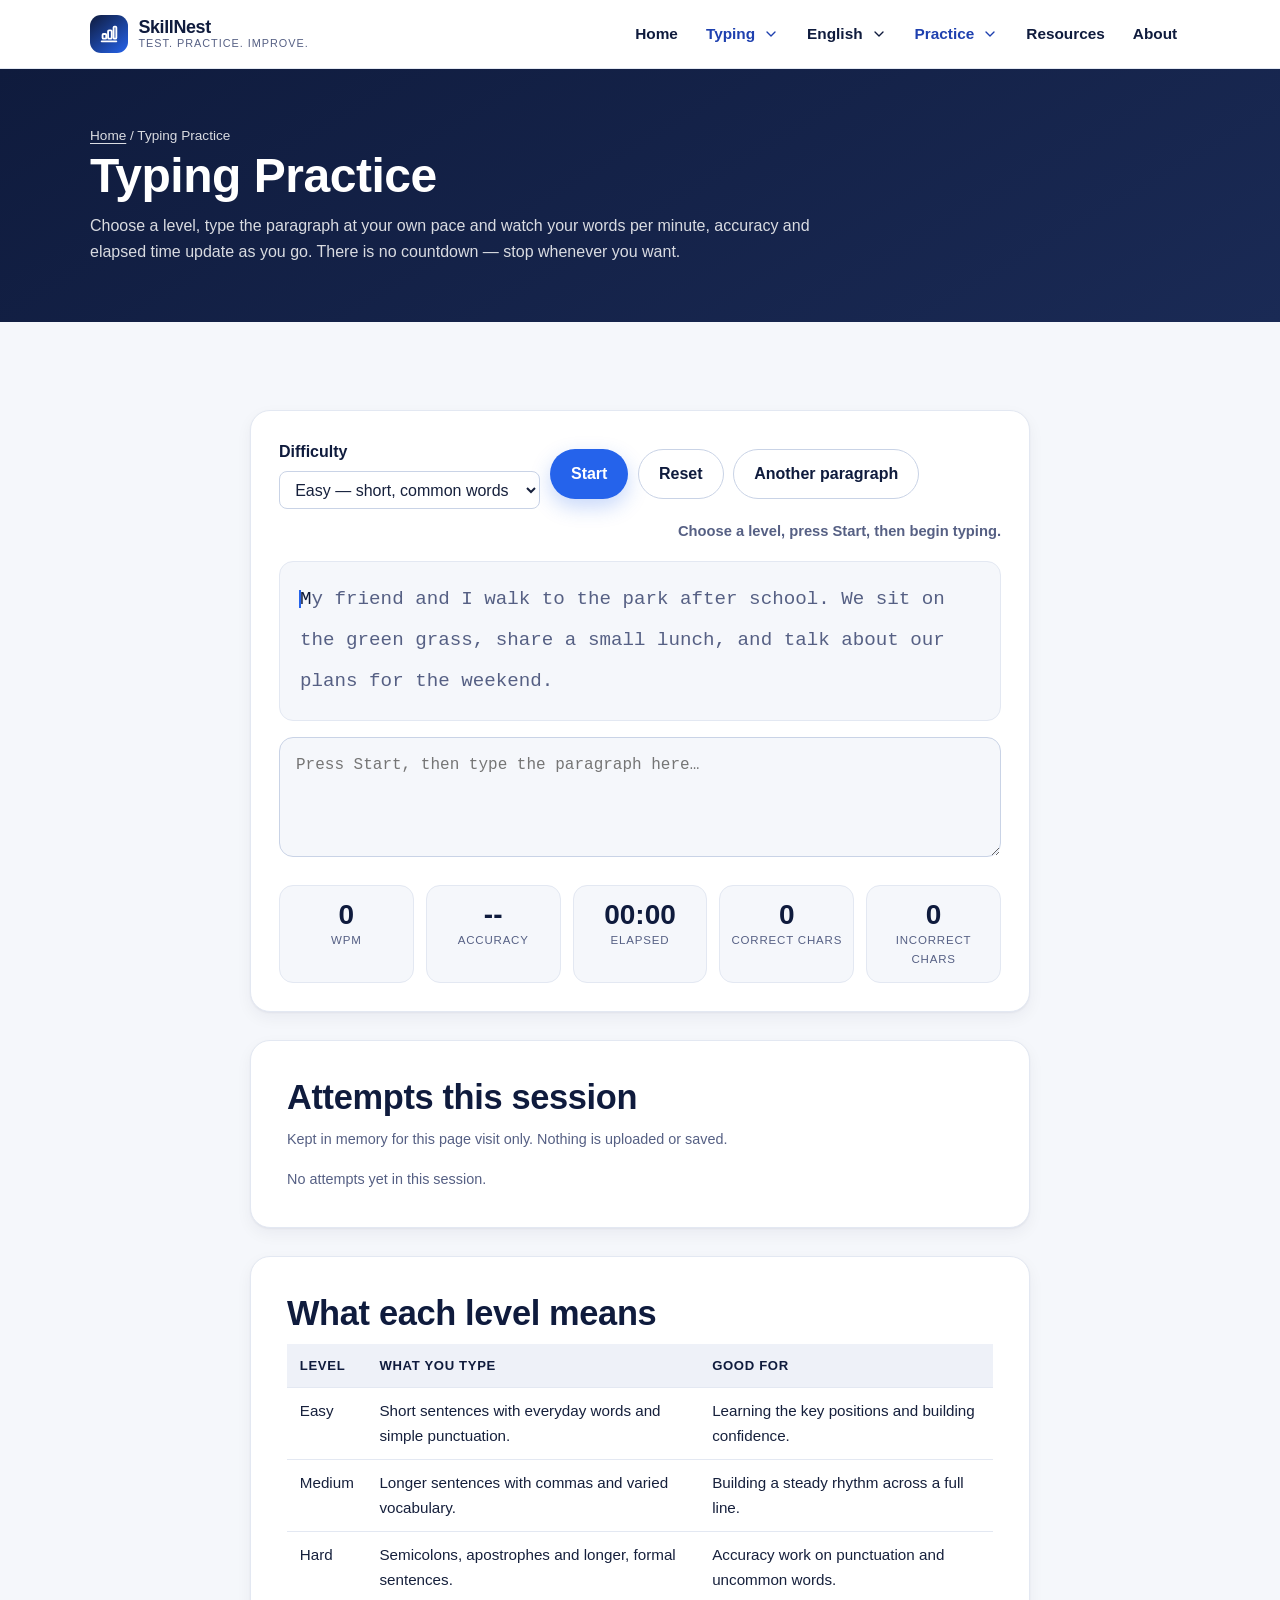
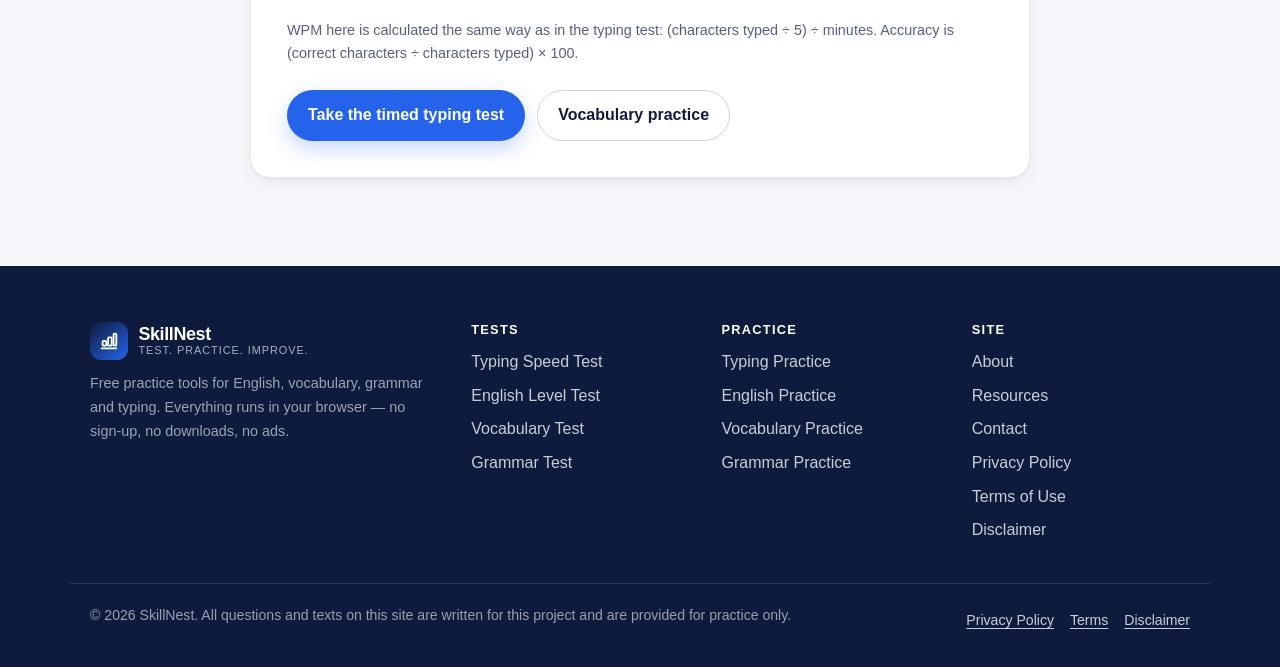
<file: typing-practice.html>
<!DOCTYPE html>
<html lang="en" class="no-js">
<head>
  <meta charset="utf-8">
  <meta name="viewport" content="width=device-width, initial-scale=1">
  <!-- Google Analytics -->
<script async src="https://www.googletagmanager.com/gtag/js?id=G-68F8K23XJ8"></script>
<script>
  window.dataLayer = window.dataLayer || [];
  function gtag(){dataLayer.push(arguments);}
  gtag('js', new Date());
  gtag('config', 'G-68F8K23XJ8');
</script>
  <title>Typing Practice Online — Easy, Medium & Hard | SkillNest</title>
<meta name="description" content="Practise typing online with easy, medium and hard paragraphs. Improve your typing speed, WPM and accuracy at your own pace with free typing practice.">
  <meta name="author" content="SkillNest">
  <link rel="icon" href="data:image/svg+xml,<svg xmlns='http://www.w3.org/2000/svg' viewBox='0 0 64 64'><rect width='64' height='64' rx='14' fill='%230f1b3d'/><rect x='14' y='34' width='10' height='16' rx='3' fill='%23ffffff'/><rect x='27' y='24' width='10' height='26' rx='3' fill='%23a78bfa'/><rect x='40' y='14' width='10' height='36' rx='3' fill='%232563eb'/></svg>">
  <link rel="stylesheet" href="style.css">
  <script>document.documentElement.className = "js";</script>
</head>
<body>
<a class="skip-link" href="#main">Skip to main content</a>

  <header class="site-header" id="top">
    <div class="container header__inner">
      <a class="logo" href="index.html">
        <span class="logo__mark" aria-hidden="true"><svg viewBox='0 0 24 24' fill='none' stroke='currentColor' stroke-width='2' stroke-linecap='round' stroke-linejoin='round' aria-hidden='true'><path d='M4 20h16'/><rect x='5' y='12' width='4' height='5' rx='1'/><rect x='11' y='8' width='4' height='9' rx='1'/><rect x='17' y='4' width='3' height='13' rx='1'/></svg></span>
        <span class="logo__text">
          <span class="logo__name" data-brand="name">SkillNest</span>
          <span class="logo__tag" data-brand="tagline">Test. Practice. Improve.</span>
        </span>
      </a>

      <button class="nav-toggle" type="button" data-nav-toggle aria-expanded="false"
              aria-controls="primary-nav" aria-label="Open the menu">
        <span class="nav-toggle__bars" aria-hidden="true"></span>
      </button>

      <nav class="primary-nav" id="primary-nav" aria-label="Primary">
        <ul class="nav-list">
          <li><a href="index.html">Home</a></li>
          <li>
            <button class="nav-link-btn" type="button" data-menu-toggle aria-expanded="false"
                    aria-controls="menu-typing">Typing <svg class='nav-caret' viewBox='0 0 24 24' fill='none' stroke='currentColor' stroke-width='2' stroke-linecap='round' stroke-linejoin='round' aria-hidden='true'><path d='m6 9 6 6 6-6'/></svg></button>
            <ul class="nav-menu" id="menu-typing">
              <li><a href="typing-test.html">Typing Speed Test</a></li>
              <li><a href="typing-practice.html">Typing Practice</a></li>
            </ul>
          </li>
          <li>
            <button class="nav-link-btn" type="button" data-menu-toggle aria-expanded="false"
                    aria-controls="menu-english">English <svg class='nav-caret' viewBox='0 0 24 24' fill='none' stroke='currentColor' stroke-width='2' stroke-linecap='round' stroke-linejoin='round' aria-hidden='true'><path d='m6 9 6 6 6-6'/></svg></button>
            <ul class="nav-menu" id="menu-english">
              <li><a href="english-test.html">English Level Test</a></li>
              <li><a href="vocabulary-test.html">Vocabulary Test</a></li>
              <li><a href="grammar-test.html">Grammar Test</a></li>
            </ul>
          </li>
          <li>
            <button class="nav-link-btn" type="button" data-menu-toggle aria-expanded="false"
                    aria-controls="menu-practice">Practice <svg class='nav-caret' viewBox='0 0 24 24' fill='none' stroke='currentColor' stroke-width='2' stroke-linecap='round' stroke-linejoin='round' aria-hidden='true'><path d='m6 9 6 6 6-6'/></svg></button>
            <ul class="nav-menu" id="menu-practice">
              <li><a href="typing-practice.html">Typing Practice</a></li>
              <li><a href="english-test.html?mode=practice">English Practice</a></li>
              <li><a href="vocabulary-test.html?mode=practice">Vocabulary Practice</a></li>
              <li><a href="grammar-test.html?mode=practice">Grammar Practice</a></li>
            </ul>
          </li>
          <li><a href="resources.html">Resources</a></li>
          <li><a href="about.html">About</a></li>
        </ul>
      </nav>
    </div>
  </header>

  <main id="main">
    <section class="page-head">
      <div class="container">
        <p class="breadcrumb"><a href="index.html">Home</a> / Typing Practice</p>
        <h1>Typing Practice</h1>
        <p>Choose a level, type the paragraph at your own pace and watch your words per minute,
          accuracy and elapsed time update as you go. There is no countdown — stop whenever you want.</p>
      </div>
    </section>

    <section class="section section--gray">
      <div class="container container--narrow">

        <noscript>
          <p class="noscript"><strong>JavaScript is switched off.</strong> Typing practice needs
            JavaScript to measure your keystrokes. Please enable it and reload the page.</p>
        </noscript>

        <div class="tool-shell" id="typing-app">
          <div class="tool-toolbar">
            <div class="field">
              <label for="typing-level">Difficulty</label>
              <select id="typing-level" data-role="difficulty">
                <option value="easy" selected>Easy — short, common words</option>
                <option value="medium">Medium — longer sentences</option>
                <option value="hard">Hard — advanced punctuation</option>
              </select>
            </div>
            <button type="button" class="btn btn--primary" data-role="start">Start</button>
            <button type="button" class="btn btn--ghost" data-role="reset">Reset</button>
            <button type="button" class="btn btn--ghost" data-role="new">Another paragraph</button>
            <p class="typing-status" data-role="status" role="status">Press Start, then begin typing.</p>
          </div>

          <h2 class="visually-hidden">Paragraph to type</h2>
          <p class="typing-passage" data-role="passage"></p>

          <label class="visually-hidden" for="typing-practice-input">Type the paragraph here</label>
          <textarea id="typing-practice-input" class="typing-input" data-role="input"
                    placeholder="Press Start, then type the paragraph here…"
                    autocomplete="off" autocorrect="off" autocapitalize="off"
                    spellcheck="false" disabled></textarea>

          <div class="stat-grid typing-stats">
            <div class="stat">
              <span class="stat__value" data-role="stat-wpm">0</span>
              <span class="stat__label">WPM</span>
            </div>
            <div class="stat">
              <span class="stat__value" data-role="stat-accuracy">--</span>
              <span class="stat__label">Accuracy</span>
            </div>
            <div class="stat">
              <span class="stat__value" data-role="stat-time">00:00</span>
              <span class="stat__label">Elapsed</span>
            </div>
            <div class="stat">
              <span class="stat__value" data-role="stat-correct">0</span>
              <span class="stat__label">Correct chars</span>
            </div>
            <div class="stat">
              <span class="stat__value" data-role="stat-incorrect">0</span>
              <span class="stat__label">Incorrect chars</span>
            </div>
          </div>

          <div data-role="results" role="region" aria-label="Typing results" tabindex="-1" hidden></div>
        </div>

        <section class="card card--page mt-3" aria-labelledby="practice-history">
          <h2 id="practice-history">Attempts this session</h2>
          <p class="small muted">Kept in memory for this page visit only. Nothing is uploaded or saved.</p>
          <div data-role="history"></div>
        </section>

        <section class="card card--page mt-3" aria-labelledby="practice-levels">
          <h2 id="practice-levels">What each level means</h2>
          <div class="table-wrap">
            <table class="data">
              <thead><tr><th>Level</th><th>What you type</th><th>Good for</th></tr></thead>
              <tbody>
                <tr><td>Easy</td><td>Short sentences with everyday words and simple punctuation.</td>
                  <td>Learning the key positions and building confidence.</td></tr>
                <tr><td>Medium</td><td>Longer sentences with commas and varied vocabulary.</td>
                  <td>Building a steady rhythm across a full line.</td></tr>
                <tr><td>Hard</td><td>Semicolons, apostrophes and longer, formal sentences.</td>
                  <td>Accuracy work on punctuation and uncommon words.</td></tr>
              </tbody>
            </table>
          </div>
          <p class="small muted mt-2">WPM here is calculated the same way as in the typing test:
            (characters typed ÷ 5) ÷ minutes. Accuracy is (correct characters ÷ characters typed) × 100.</p>
          <div class="btn-row">
            <a class="btn btn--primary" href="typing-test.html">Take the timed typing test</a>
            <a class="btn btn--ghost" href="vocabulary-test.html?mode=practice">Vocabulary practice</a>
          </div>
        </section>

      </div>
    </section>
  </main>

  <footer class="site-footer">
    <div class="container footer__grid">
      <div>
        <a class="logo logo--footer" href="index.html">
          <span class="logo__mark" aria-hidden="true"><svg viewBox='0 0 24 24' fill='none' stroke='currentColor' stroke-width='2' stroke-linecap='round' stroke-linejoin='round' aria-hidden='true'><path d='M4 20h16'/><rect x='5' y='12' width='4' height='5' rx='1'/><rect x='11' y='8' width='4' height='9' rx='1'/><rect x='17' y='4' width='3' height='13' rx='1'/></svg></span>
          <span class="logo__text">
            <span class="logo__name" data-brand="name">SkillNest</span>
            <span class="logo__tag" data-brand="tagline">Test. Practice. Improve.</span>
          </span>
        </a>
        <p class="footer__note">Free practice tools for English, vocabulary, grammar and typing.
          Everything runs in your browser — no sign-up, no downloads, no ads.</p>
      </div>

      <nav class="footer__col" aria-label="Tests">
        <h2 class="footer__title">Tests</h2>
        <ul>
          <li><a href="typing-test.html">Typing Speed Test</a></li>
          <li><a href="english-test.html">English Level Test</a></li>
          <li><a href="vocabulary-test.html">Vocabulary Test</a></li>
          <li><a href="grammar-test.html">Grammar Test</a></li>
        </ul>
      </nav>

      <nav class="footer__col" aria-label="Practice">
        <h2 class="footer__title">Practice</h2>
        <ul>
          <li><a href="typing-practice.html">Typing Practice</a></li>
          <li><a href="english-test.html?mode=practice">English Practice</a></li>
          <li><a href="vocabulary-test.html?mode=practice">Vocabulary Practice</a></li>
          <li><a href="grammar-test.html?mode=practice">Grammar Practice</a></li>
        </ul>
      </nav>

      <nav class="footer__col" aria-label="Site">
        <h2 class="footer__title">Site</h2>
        <ul>
          <li><a href="about.html">About</a></li>
          <li><a href="resources.html">Resources</a></li>
          <li><a href="contact.html">Contact</a></li>
          <li><a href="privacy.html">Privacy Policy</a></li>
          <li><a href="terms.html">Terms of Use</a></li>
          <li><a href="disclaimer.html">Disclaimer</a></li>
        </ul>
      </nav>
    </div>

    <div class="container footer__bottom">
      <p>&copy; <span data-year>2026</span> <span data-brand="name">SkillNest</span>.
        All questions and texts on this site are written for this project and are provided for practice only.</p>
      <ul class="footer__legal">
        <li><a href="privacy.html">Privacy Policy</a></li>
        <li><a href="terms.html">Terms</a></li>
        <li><a href="disclaimer.html">Disclaimer</a></li>
      </ul>
    </div>
  </footer>

  <script src="brand.js" defer></script>
  <script src="typing.js" defer></script>
  <script src="typing-practice.js" defer></script>
  <script src="script.js" defer></script>
</body>
</html>
</file>
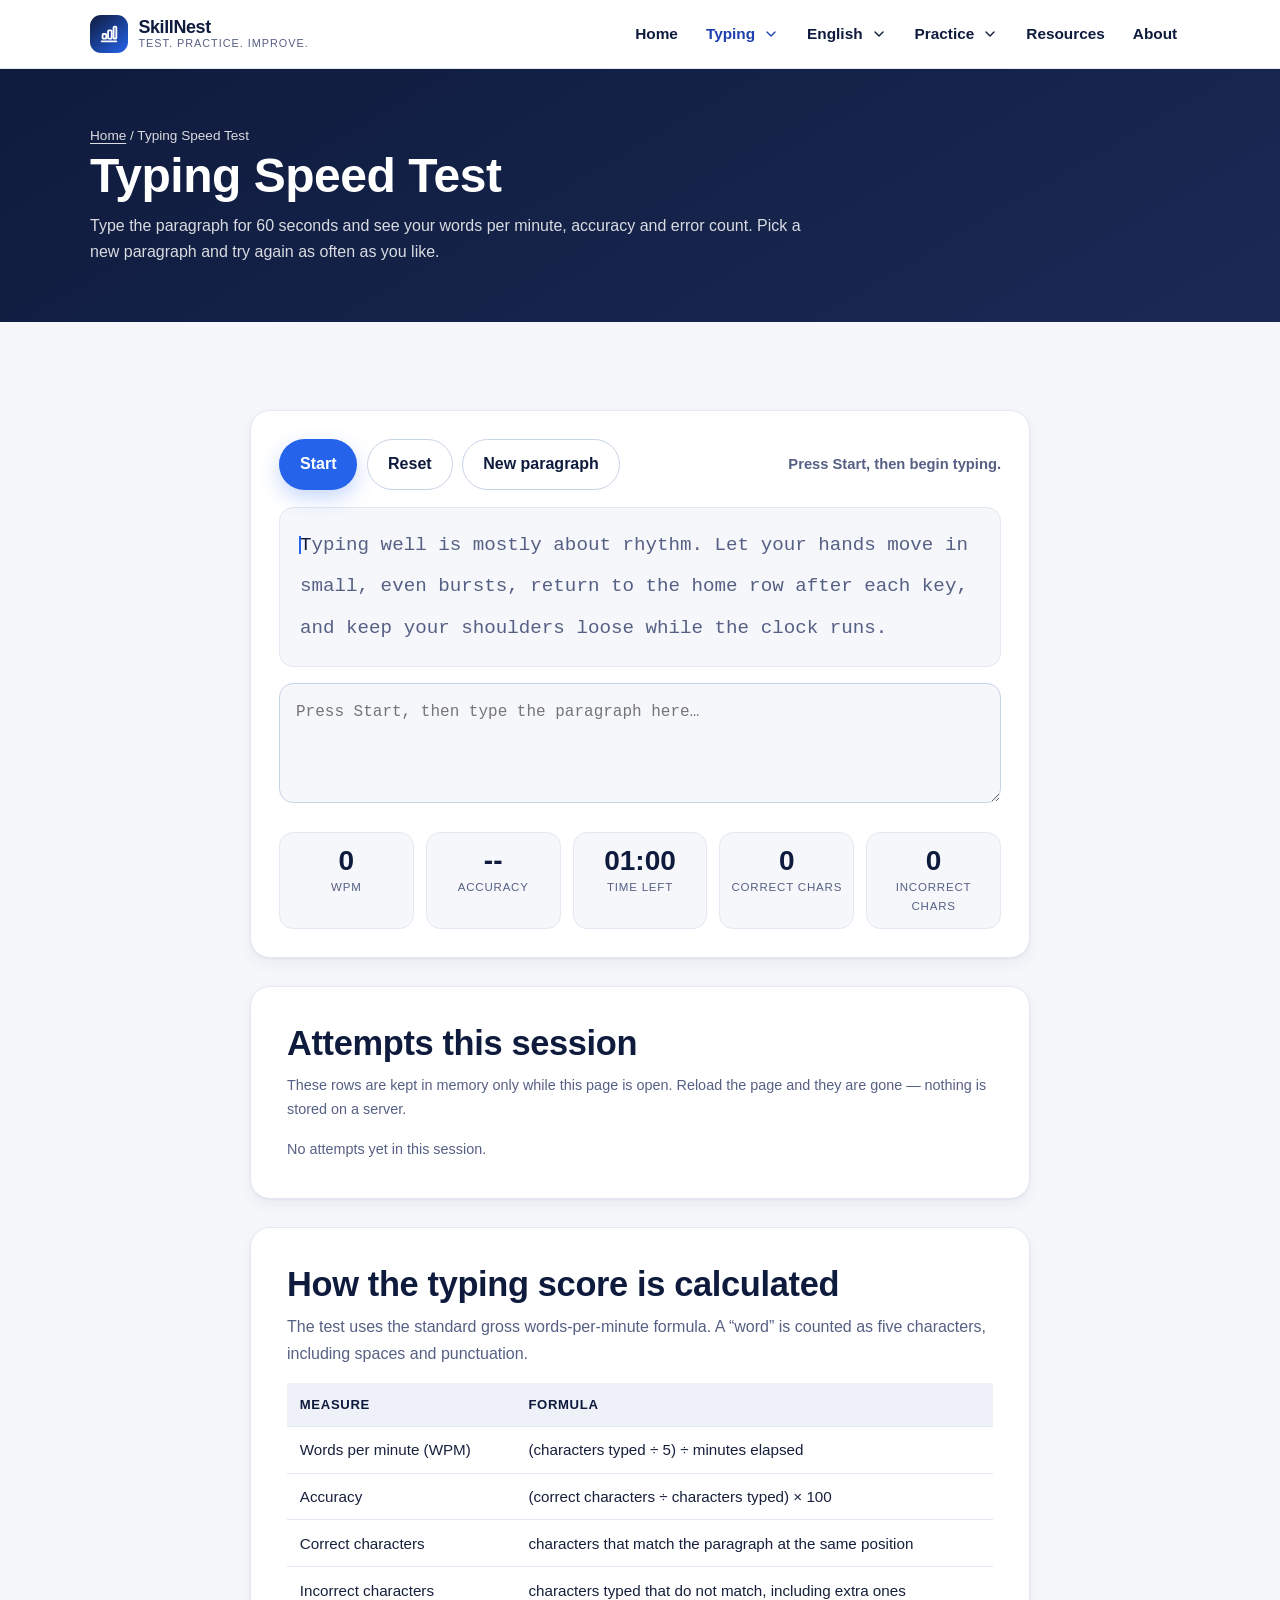
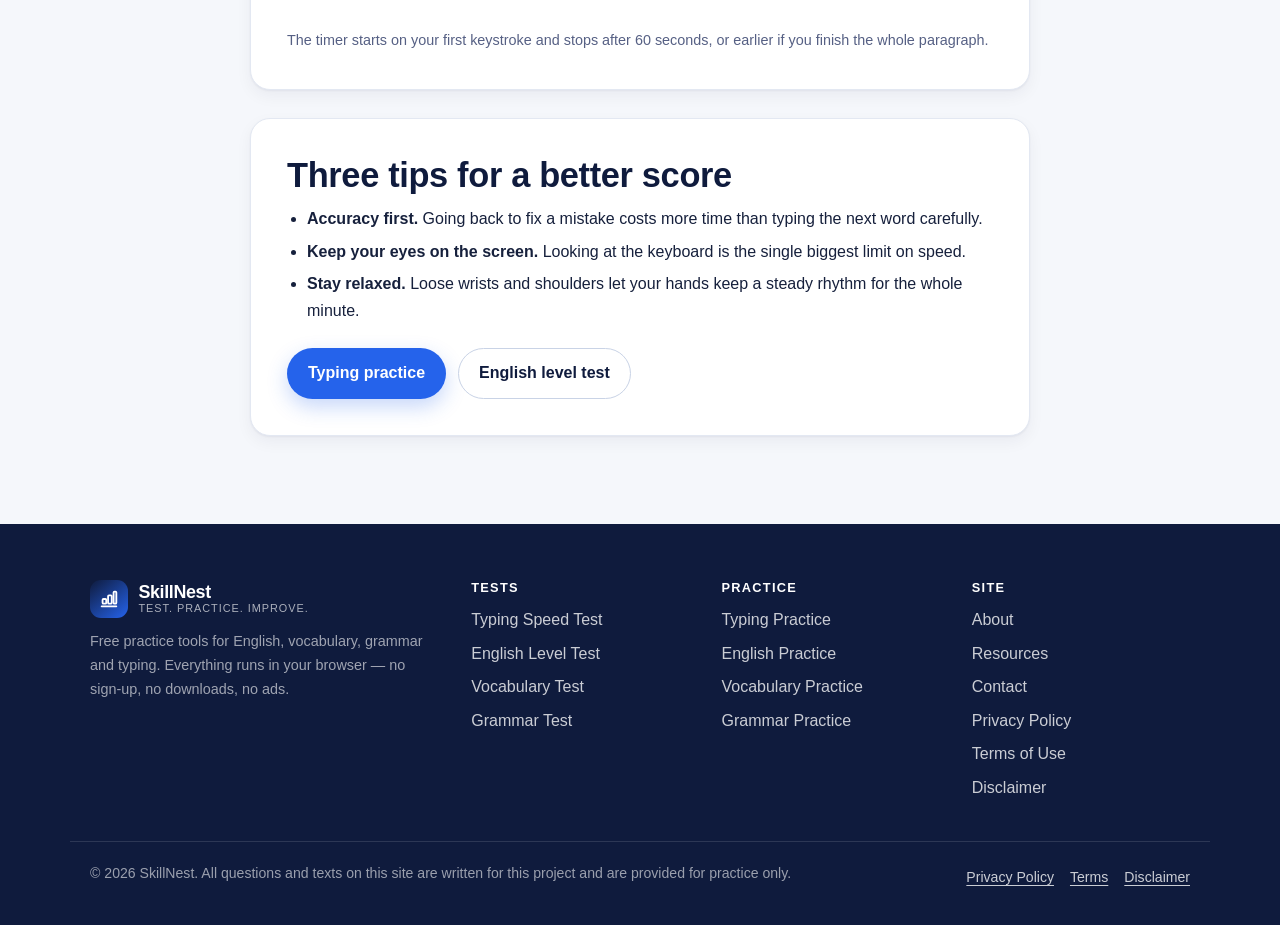
<file: typing-test.html>
<!DOCTYPE html>
<html lang="en" class="no-js">
<head>
  <meta charset="utf-8">
  <meta name="viewport" content="width=device-width, initial-scale=1">
  <!-- Google Analytics -->
<script async src="https://www.googletagmanager.com/gtag/js?id=G-68F8K23XJ8"></script>
<script>
  window.dataLayer = window.dataLayer || [];
  function gtag(){dataLayer.push(arguments);}
  gtag('js', new Date());
  gtag('config', 'G-68F8K23XJ8');
</script>
  <title>Free Typing Speed Test — WPM and Accuracy | SkillNest</title>
  <meta name="description" content="Take a free 60 second typing speed test. Get your words per minute, accuracy, correct and incorrect characters, then try again with a new paragraph.">
  <meta name="theme-color" content="#0f1b3d">
  <meta name="author" content="SkillNest">
  <link rel="icon" href="data:image/svg+xml,<svg xmlns='http://www.w3.org/2000/svg' viewBox='0 0 64 64'><rect width='64' height='64' rx='14' fill='%230f1b3d'/><rect x='14' y='34' width='10' height='16' rx='3' fill='%23ffffff'/><rect x='27' y='24' width='10' height='26' rx='3' fill='%23a78bfa'/><rect x='40' y='14' width='10' height='36' rx='3' fill='%232563eb'/></svg>">
  <link rel="stylesheet" href="style.css">
  <script>document.documentElement.className = "js";</script>
</head>
<body>
<a class="skip-link" href="#main">Skip to main content</a>

  <header class="site-header" id="top">
    <div class="container header__inner">
      <a class="logo" href="index.html">
        <span class="logo__mark" aria-hidden="true"><svg viewBox='0 0 24 24' fill='none' stroke='currentColor' stroke-width='2' stroke-linecap='round' stroke-linejoin='round' aria-hidden='true'><path d='M4 20h16'/><rect x='5' y='12' width='4' height='5' rx='1'/><rect x='11' y='8' width='4' height='9' rx='1'/><rect x='17' y='4' width='3' height='13' rx='1'/></svg></span>
        <span class="logo__text">
          <span class="logo__name" data-brand="name">SkillNest</span>
          <span class="logo__tag" data-brand="tagline">Test. Practice. Improve.</span>
        </span>
      </a>

      <button class="nav-toggle" type="button" data-nav-toggle aria-expanded="false"
              aria-controls="primary-nav" aria-label="Open the menu">
        <span class="nav-toggle__bars" aria-hidden="true"></span>
      </button>

      <nav class="primary-nav" id="primary-nav" aria-label="Primary">
        <ul class="nav-list">
          <li><a href="index.html">Home</a></li>
          <li>
            <button class="nav-link-btn" type="button" data-menu-toggle aria-expanded="false"
                    aria-controls="menu-typing">Typing <svg class='nav-caret' viewBox='0 0 24 24' fill='none' stroke='currentColor' stroke-width='2' stroke-linecap='round' stroke-linejoin='round' aria-hidden='true'><path d='m6 9 6 6 6-6'/></svg></button>
            <ul class="nav-menu" id="menu-typing">
              <li><a href="typing-test.html">Typing Speed Test</a></li>
              <li><a href="typing-practice.html">Typing Practice</a></li>
            </ul>
          </li>
          <li>
            <button class="nav-link-btn" type="button" data-menu-toggle aria-expanded="false"
                    aria-controls="menu-english">English <svg class='nav-caret' viewBox='0 0 24 24' fill='none' stroke='currentColor' stroke-width='2' stroke-linecap='round' stroke-linejoin='round' aria-hidden='true'><path d='m6 9 6 6 6-6'/></svg></button>
            <ul class="nav-menu" id="menu-english">
              <li><a href="english-test.html">English Level Test</a></li>
              <li><a href="vocabulary-test.html">Vocabulary Test</a></li>
              <li><a href="grammar-test.html">Grammar Test</a></li>
            </ul>
          </li>
          <li>
            <button class="nav-link-btn" type="button" data-menu-toggle aria-expanded="false"
                    aria-controls="menu-practice">Practice <svg class='nav-caret' viewBox='0 0 24 24' fill='none' stroke='currentColor' stroke-width='2' stroke-linecap='round' stroke-linejoin='round' aria-hidden='true'><path d='m6 9 6 6 6-6'/></svg></button>
            <ul class="nav-menu" id="menu-practice">
              <li><a href="typing-practice.html">Typing Practice</a></li>
              <li><a href="english-test.html?mode=practice">English Practice</a></li>
              <li><a href="vocabulary-test.html?mode=practice">Vocabulary Practice</a></li>
              <li><a href="grammar-test.html?mode=practice">Grammar Practice</a></li>
            </ul>
          </li>
          <li><a href="resources.html">Resources</a></li>
          <li><a href="about.html">About</a></li>
        </ul>
      </nav>
    </div>
  </header>

  <main id="main">
    <section class="page-head">
      <div class="container">
        <p class="breadcrumb"><a href="index.html">Home</a> / Typing Speed Test</p>
        <h1>Typing Speed Test</h1>
        <p>Type the paragraph for 60 seconds and see your words per minute, accuracy and error
          count. Pick a new paragraph and try again as often as you like.</p>
      </div>
    </section>

    <section class="section section--gray">
      <div class="container container--narrow">

        <noscript>
          <p class="noscript"><strong>JavaScript is switched off.</strong> The typing test needs
            JavaScript to measure your keystrokes. Please enable it and reload the page.</p>
        </noscript>

        <div class="tool-shell" id="typing-app">
          <div class="tool-toolbar">
            <button type="button" class="btn btn--primary" data-role="start">Start</button>
            <button type="button" class="btn btn--ghost" data-role="reset">Reset</button>
            <button type="button" class="btn btn--ghost" data-role="new">New paragraph</button>
            <p class="typing-status" data-role="status" role="status">Press Start, then begin typing.</p>
          </div>

          <h2 class="visually-hidden">Paragraph to type</h2>
          <p class="typing-passage" data-role="passage"></p>

          <label class="visually-hidden" for="typing-input">Type the paragraph here</label>
          <textarea id="typing-input" class="typing-input" data-role="input"
                    placeholder="Press Start, then type the paragraph here…"
                    autocomplete="off" autocorrect="off" autocapitalize="off"
                    spellcheck="false" disabled></textarea>

          <div class="stat-grid typing-stats">
            <div class="stat">
              <span class="stat__value" data-role="stat-wpm">0</span>
              <span class="stat__label">WPM</span>
            </div>
            <div class="stat">
              <span class="stat__value" data-role="stat-accuracy">--</span>
              <span class="stat__label">Accuracy</span>
            </div>
            <div class="stat">
              <span class="stat__value" data-role="stat-time">01:00</span>
              <span class="stat__label">Time left</span>
            </div>
            <div class="stat">
              <span class="stat__value" data-role="stat-correct">0</span>
              <span class="stat__label">Correct chars</span>
            </div>
            <div class="stat">
              <span class="stat__value" data-role="stat-incorrect">0</span>
              <span class="stat__label">Incorrect chars</span>
            </div>
          </div>

          <div data-role="results" role="region" aria-label="Typing results" tabindex="-1" hidden></div>
        </div>

        <section class="card card--page mt-3" aria-labelledby="session-history">
          <h2 id="session-history">Attempts this session</h2>
          <p class="small muted">These rows are kept in memory only while this page is open. Reload
            the page and they are gone — nothing is stored on a server.</p>
          <div data-role="history"></div>
        </section>

        <section class="card card--page mt-3" aria-labelledby="how-scored">
          <h2 id="how-scored">How the typing score is calculated</h2>
          <p>The test uses the standard gross words-per-minute formula. A “word” is counted as five
            characters, including spaces and punctuation.</p>
          <div class="table-wrap">
            <table class="data">
              <thead><tr><th>Measure</th><th>Formula</th></tr></thead>
              <tbody>
                <tr><td>Words per minute (WPM)</td><td>(characters typed ÷ 5) ÷ minutes elapsed</td></tr>
                <tr><td>Accuracy</td><td>(correct characters ÷ characters typed) × 100</td></tr>
                <tr><td>Correct characters</td><td>characters that match the paragraph at the same position</td></tr>
                <tr><td>Incorrect characters</td><td>characters typed that do not match, including extra ones</td></tr>
              </tbody>
            </table>
          </div>
          <p class="small muted mt-2">The timer starts on your first keystroke and stops after
            60 seconds, or earlier if you finish the whole paragraph.</p>
        </section>

        <section class="card card--page mt-3" aria-labelledby="typing-tips">
          <h2 id="typing-tips">Three tips for a better score</h2>
          <ul class="prose">
            <li><strong>Accuracy first.</strong> Going back to fix a mistake costs more time than
              typing the next word carefully.</li>
            <li><strong>Keep your eyes on the screen.</strong> Looking at the keyboard is the single
              biggest limit on speed.</li>
            <li><strong>Stay relaxed.</strong> Loose wrists and shoulders let your hands keep a steady
              rhythm for the whole minute.</li>
          </ul>
          <div class="btn-row">
            <a class="btn btn--primary" href="typing-practice.html">Typing practice</a>
            <a class="btn btn--ghost" href="english-test.html">English level test</a>
          </div>
        </section>

      </div>
    </section>
  </main>

  <footer class="site-footer">
    <div class="container footer__grid">
      <div>
        <a class="logo logo--footer" href="index.html">
          <span class="logo__mark" aria-hidden="true"><svg viewBox='0 0 24 24' fill='none' stroke='currentColor' stroke-width='2' stroke-linecap='round' stroke-linejoin='round' aria-hidden='true'><path d='M4 20h16'/><rect x='5' y='12' width='4' height='5' rx='1'/><rect x='11' y='8' width='4' height='9' rx='1'/><rect x='17' y='4' width='3' height='13' rx='1'/></svg></span>
          <span class="logo__text">
            <span class="logo__name" data-brand="name">SkillNest</span>
            <span class="logo__tag" data-brand="tagline">Test. Practice. Improve.</span>
          </span>
        </a>
        <p class="footer__note">Free practice tools for English, vocabulary, grammar and typing.
          Everything runs in your browser — no sign-up, no downloads, no ads.</p>
      </div>

      <nav class="footer__col" aria-label="Tests">
        <h2 class="footer__title">Tests</h2>
        <ul>
          <li><a href="typing-test.html">Typing Speed Test</a></li>
          <li><a href="english-test.html">English Level Test</a></li>
          <li><a href="vocabulary-test.html">Vocabulary Test</a></li>
          <li><a href="grammar-test.html">Grammar Test</a></li>
        </ul>
      </nav>

      <nav class="footer__col" aria-label="Practice">
        <h2 class="footer__title">Practice</h2>
        <ul>
          <li><a href="typing-practice.html">Typing Practice</a></li>
          <li><a href="english-test.html?mode=practice">English Practice</a></li>
          <li><a href="vocabulary-test.html?mode=practice">Vocabulary Practice</a></li>
          <li><a href="grammar-test.html?mode=practice">Grammar Practice</a></li>
        </ul>
      </nav>

      <nav class="footer__col" aria-label="Site">
        <h2 class="footer__title">Site</h2>
        <ul>
          <li><a href="about.html">About</a></li>
          <li><a href="resources.html">Resources</a></li>
          <li><a href="contact.html">Contact</a></li>
          <li><a href="privacy.html">Privacy Policy</a></li>
          <li><a href="terms.html">Terms of Use</a></li>
          <li><a href="disclaimer.html">Disclaimer</a></li>
        </ul>
      </nav>
    </div>

    <div class="container footer__bottom">
      <p>&copy; <span data-year>2026</span> <span data-brand="name">SkillNest</span>.
        All questions and texts on this site are written for this project and are provided for practice only.</p>
      <ul class="footer__legal">
        <li><a href="privacy.html">Privacy Policy</a></li>
        <li><a href="terms.html">Terms</a></li>
        <li><a href="disclaimer.html">Disclaimer</a></li>
      </ul>
    </div>
  </footer>

  <script src="brand.js" defer></script>
  <script src="typing.js" defer></script>
  <script src="typing-test.js" defer></script>
  <script src="script.js" defer></script>
</body>
</html>
</file>
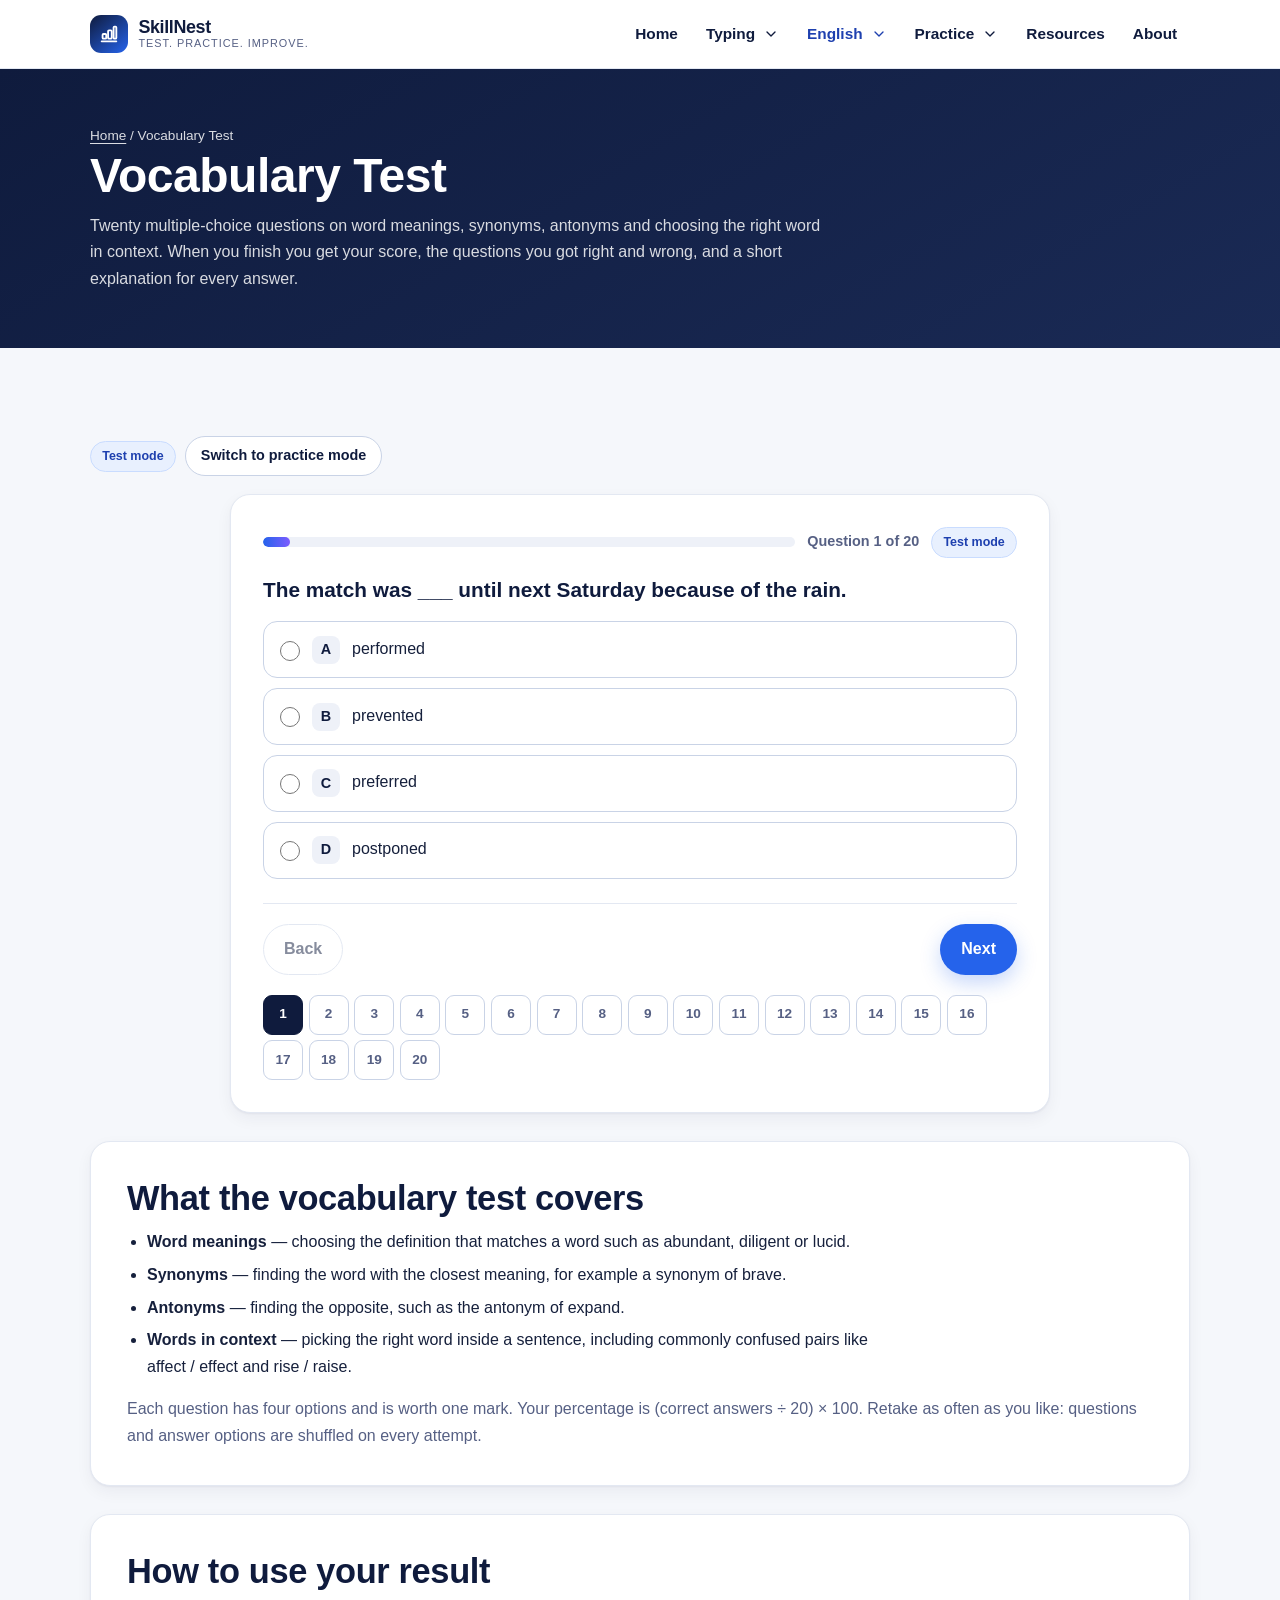
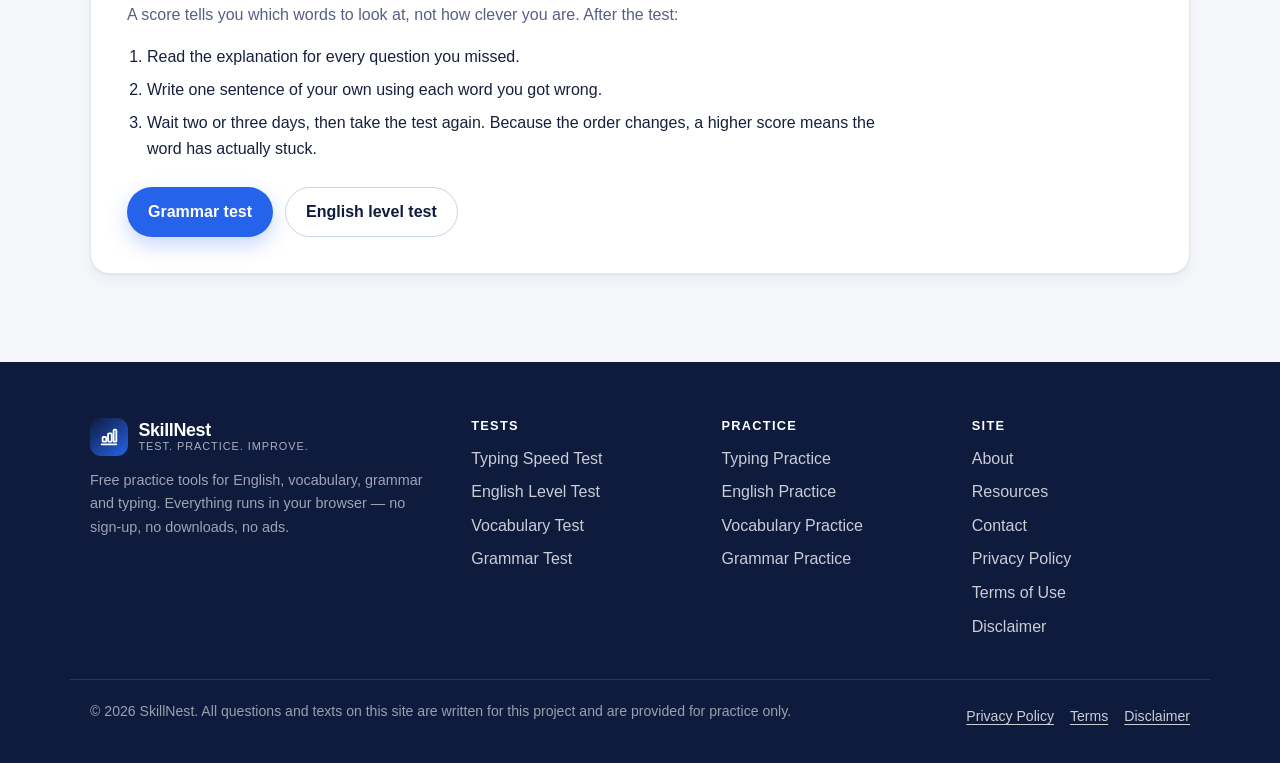
<file: vocabulary-test.html>
<!DOCTYPE html>
<html lang="en" class="no-js">
<head>
  <meta charset="utf-8">
  <meta name="viewport" content="width=device-width, initial-scale=1">
  <!-- Google Analytics -->
<script async src="https://www.googletagmanager.com/gtag/js?id=G-68F8K23XJ8"></script>
<script>
  window.dataLayer = window.dataLayer || [];
  function gtag(){dataLayer.push(arguments);}
  gtag('js', new Date());
  gtag('config', 'G-68F8K23XJ8');
</script>
  <title>Free Vocabulary Test — Check Your English Vocabulary | SkillNest</title>
<meta name="description" content="Take a free vocabulary test with 20 questions on word meanings, synonyms, antonyms and words in context. Get your score, answers and explanations instantly.">
  <meta name="theme-color" content="#0f1b3d">
  <meta name="author" content="SkillNest">
  <link rel="icon" href="data:image/svg+xml,<svg xmlns='http://www.w3.org/2000/svg' viewBox='0 0 64 64'><rect width='64' height='64' rx='14' fill='%230f1b3d'/><rect x='14' y='34' width='10' height='16' rx='3' fill='%23ffffff'/><rect x='27' y='24' width='10' height='26' rx='3' fill='%23a78bfa'/><rect x='40' y='14' width='10' height='36' rx='3' fill='%232563eb'/></svg>">
  <link rel="stylesheet" href="style.css">
  <script>document.documentElement.className = "js";</script>
</head>
<body>
<a class="skip-link" href="#main">Skip to main content</a>

  <header class="site-header" id="top">
    <div class="container header__inner">
      <a class="logo" href="index.html">
        <span class="logo__mark" aria-hidden="true"><svg viewBox='0 0 24 24' fill='none' stroke='currentColor' stroke-width='2' stroke-linecap='round' stroke-linejoin='round' aria-hidden='true'><path d='M4 20h16'/><rect x='5' y='12' width='4' height='5' rx='1'/><rect x='11' y='8' width='4' height='9' rx='1'/><rect x='17' y='4' width='3' height='13' rx='1'/></svg></span>
        <span class="logo__text">
          <span class="logo__name" data-brand="name">SkillNest</span>
          <span class="logo__tag" data-brand="tagline">Test. Practice. Improve.</span>
        </span>
      </a>

      <button class="nav-toggle" type="button" data-nav-toggle aria-expanded="false"
              aria-controls="primary-nav" aria-label="Open the menu">
        <span class="nav-toggle__bars" aria-hidden="true"></span>
      </button>

      <nav class="primary-nav" id="primary-nav" aria-label="Primary">
        <ul class="nav-list">
          <li><a href="index.html">Home</a></li>
          <li>
            <button class="nav-link-btn" type="button" data-menu-toggle aria-expanded="false"
                    aria-controls="menu-typing">Typing <svg class='nav-caret' viewBox='0 0 24 24' fill='none' stroke='currentColor' stroke-width='2' stroke-linecap='round' stroke-linejoin='round' aria-hidden='true'><path d='m6 9 6 6 6-6'/></svg></button>
            <ul class="nav-menu" id="menu-typing">
              <li><a href="typing-test.html">Typing Speed Test</a></li>
              <li><a href="typing-practice.html">Typing Practice</a></li>
            </ul>
          </li>
          <li>
            <button class="nav-link-btn" type="button" data-menu-toggle aria-expanded="false"
                    aria-controls="menu-english">English <svg class='nav-caret' viewBox='0 0 24 24' fill='none' stroke='currentColor' stroke-width='2' stroke-linecap='round' stroke-linejoin='round' aria-hidden='true'><path d='m6 9 6 6 6-6'/></svg></button>
            <ul class="nav-menu" id="menu-english">
              <li><a href="english-test.html">English Level Test</a></li>
              <li><a href="vocabulary-test.html">Vocabulary Test</a></li>
              <li><a href="grammar-test.html">Grammar Test</a></li>
            </ul>
          </li>
          <li>
            <button class="nav-link-btn" type="button" data-menu-toggle aria-expanded="false"
                    aria-controls="menu-practice">Practice <svg class='nav-caret' viewBox='0 0 24 24' fill='none' stroke='currentColor' stroke-width='2' stroke-linecap='round' stroke-linejoin='round' aria-hidden='true'><path d='m6 9 6 6 6-6'/></svg></button>
            <ul class="nav-menu" id="menu-practice">
              <li><a href="typing-practice.html">Typing Practice</a></li>
              <li><a href="english-test.html?mode=practice">English Practice</a></li>
              <li><a href="vocabulary-test.html?mode=practice">Vocabulary Practice</a></li>
              <li><a href="grammar-test.html?mode=practice">Grammar Practice</a></li>
            </ul>
          </li>
          <li><a href="resources.html">Resources</a></li>
          <li><a href="about.html">About</a></li>
        </ul>
      </nav>
    </div>
  </header>

  <main id="main">
    <section class="page-head">
      <div class="container">
        <p class="breadcrumb"><a href="index.html">Home</a> / Vocabulary Test</p>
        <h1>Vocabulary Test</h1>
        <p>Twenty multiple-choice questions on word meanings, synonyms, antonyms and choosing the
          right word in context. When you finish you get your score, the questions you got right and
          wrong, and a short explanation for every answer.</p>
      </div>
    </section>

    <section class="section section--gray">
      <div class="container">

        <noscript>
          <p class="noscript"><strong>JavaScript is switched off.</strong> The test needs JavaScript
            to show questions and calculate your score. Please enable it and reload the page.</p>
        </noscript>

        <div class="tool-toolbar" data-role="mode-switch"></div>

        <div class="quiz-app" id="quiz-app"></div>

        <section class="card card--page mt-3" aria-labelledby="vocab-covers">
          <h2 id="vocab-covers">What the vocabulary test covers</h2>
          <ul class="prose">
            <li><strong>Word meanings</strong> — choosing the definition that matches a word such as
              abundant, diligent or lucid.</li>
            <li><strong>Synonyms</strong> — finding the word with the closest meaning, for example a
              synonym of brave.</li>
            <li><strong>Antonyms</strong> — finding the opposite, such as the antonym of expand.</li>
            <li><strong>Words in context</strong> — picking the right word inside a sentence, including
              commonly confused pairs like affect / effect and rise / raise.</li>
          </ul>
          <p class="muted">Each question has four options and is worth one mark. Your percentage is
            (correct answers ÷ 20) × 100. Retake as often as you like: questions and answer options
            are shuffled on every attempt.</p>
        </section>

        <section class="card card--page mt-3" aria-labelledby="vocab-how">
          <h2 id="vocab-how">How to use your result</h2>
          <p>A score tells you which words to look at, not how clever you are. After the test:</p>
          <ol class="prose">
            <li>Read the explanation for every question you missed.</li>
            <li>Write one sentence of your own using each word you got wrong.</li>
            <li>Wait two or three days, then take the test again. Because the order changes, a higher
              score means the word has actually stuck.</li>
          </ol>
          <div class="btn-row">
            <a class="btn btn--primary" href="grammar-test.html">Grammar test</a>
            <a class="btn btn--ghost" href="english-test.html">English level test</a>
          </div>
        </section>

      </div>
    </section>
  </main>

  <footer class="site-footer">
    <div class="container footer__grid">
      <div>
        <a class="logo logo--footer" href="index.html">
          <span class="logo__mark" aria-hidden="true"><svg viewBox='0 0 24 24' fill='none' stroke='currentColor' stroke-width='2' stroke-linecap='round' stroke-linejoin='round' aria-hidden='true'><path d='M4 20h16'/><rect x='5' y='12' width='4' height='5' rx='1'/><rect x='11' y='8' width='4' height='9' rx='1'/><rect x='17' y='4' width='3' height='13' rx='1'/></svg></span>
          <span class="logo__text">
            <span class="logo__name" data-brand="name">SkillNest</span>
            <span class="logo__tag" data-brand="tagline">Test. Practice. Improve.</span>
          </span>
        </a>
        <p class="footer__note">Free practice tools for English, vocabulary, grammar and typing.
          Everything runs in your browser — no sign-up, no downloads, no ads.</p>
      </div>

      <nav class="footer__col" aria-label="Tests">
        <h2 class="footer__title">Tests</h2>
        <ul>
          <li><a href="typing-test.html">Typing Speed Test</a></li>
          <li><a href="english-test.html">English Level Test</a></li>
          <li><a href="vocabulary-test.html">Vocabulary Test</a></li>
          <li><a href="grammar-test.html">Grammar Test</a></li>
        </ul>
      </nav>

      <nav class="footer__col" aria-label="Practice">
        <h2 class="footer__title">Practice</h2>
        <ul>
          <li><a href="typing-practice.html">Typing Practice</a></li>
          <li><a href="english-test.html?mode=practice">English Practice</a></li>
          <li><a href="vocabulary-test.html?mode=practice">Vocabulary Practice</a></li>
          <li><a href="grammar-test.html?mode=practice">Grammar Practice</a></li>
        </ul>
      </nav>

      <nav class="footer__col" aria-label="Site">
        <h2 class="footer__title">Site</h2>
        <ul>
          <li><a href="about.html">About</a></li>
          <li><a href="resources.html">Resources</a></li>
          <li><a href="contact.html">Contact</a></li>
          <li><a href="privacy.html">Privacy Policy</a></li>
          <li><a href="terms.html">Terms of Use</a></li>
          <li><a href="disclaimer.html">Disclaimer</a></li>
        </ul>
      </nav>
    </div>

    <div class="container footer__bottom">
      <p>&copy; <span data-year>2026</span> <span data-brand="name">SkillNest</span>.
        All questions and texts on this site are written for this project and are provided for practice only.</p>
      <ul class="footer__legal">
        <li><a href="privacy.html">Privacy Policy</a></li>
        <li><a href="terms.html">Terms</a></li>
        <li><a href="disclaimer.html">Disclaimer</a></li>
      </ul>
    </div>
  </footer>

  <script src="brand.js" defer></script>
  <script src="questions.js" defer></script>
  <script src="quiz.js" defer></script>
  <script src="vocabulary-test.js" defer></script>
  <script src="script.js" defer></script>
</body>
</html>
</file>
<file: style.css>
/* ==========================================================================
   SkillNest — style.css
   --------------------------------------------------------------------------
   Sections in this file
   1.  BRAND TOKENS      <- change these to rebrand the whole site
   2.  BASE / RESET
   3.  LAYOUT HELPERS
   4.  BUTTONS
   5.  HEADER / NAVIGATION
   6.  HERO
   7.  SECTIONS, CARDS, STEPS, LISTS
   8.  FOOTER
   9.  CONTENT PAGES (prose, tables, forms)
   10. TYPING TOOL UI
   11. QUIZ TOOL UI
   12. UTILITIES
   13. RESPONSIVE (mobile-first: base = mobile)
   14. MOTION PREFERENCES
   ========================================================================== */


/* ==========================================================================
   1. BRAND TOKENS
   Everything visual about the brand lives here. Change these values and the
   whole site restyles itself. (The brand *name* lives in brand.js.)
   ========================================================================== */
:root {
  /* Fonts — system stack = zero downloads = fast first paint */
  --font-sans: -apple-system, BlinkMacSystemFont, "Segoe UI", Roboto,
    "Helvetica Neue", Arial, "Noto Sans", sans-serif;
  --font-mono: ui-monospace, SFMono-Regular, "SF Mono", Menlo, Consolas,
    "Liberation Mono", monospace;

  /* Core palette */
  --navy: #0f1b3d;            /* deep navy — headings, footer, dark bands */
  --navy-2: #1a2a55;          /* softer navy for gradients */
  --blue: #2563eb;            /* primary action blue */
  --blue-dark: #1d4ed8;       /* blue hover */
  --blue-ink: #1e40af;        /* blue used for text (readable contrast) */
  --blue-soft: #e8f0fe;       /* pale blue background */
  --lavender: #7c5cff;        /* accent (large shapes / icons only) */
  --lavender-ink: #5b3fd6;    /* accent used for text on light backgrounds */
  --lavender-soft: #f4f1fe;   /* pale lavender background */
  --lavender-border: #e0d8fb;

  /* Neutrals */
  --white: #ffffff;
  --bg: #f5f7fb;              /* page background (light gray) */
  --bg-2: #eef1f8;            /* alternating section background */
  --surface: #ffffff;
  --text: #16203c;            /* body text */
  --text-muted: #566084;      /* secondary text (6:1 on white) */
  --border: #e3e8f2;
  --border-strong: #c9d3e6;

  /* Feedback colours */
  --ok: #0f7b52;
  --ok-bg: #e7f7f0;
  --ok-border: #bce7d5;
  --no: #b3261e;
  --no-bg: #fdeceb;
  --no-border: #f2c7c3;
  --warn-ink: #7a5200;
  --warn-bg: #fff6e5;
  --warn-border: #f0dcab;

  --focus: #2563eb;           /* focus ring colour */

  /* Shape, depth, size */
  --radius-sm: 8px;
  --radius: 14px;
  --radius-lg: 20px;
  --radius-pill: 999px;
  --shadow-sm: 0 1px 2px rgba(15, 27, 61, .05), 0 6px 16px rgba(15, 27, 61, .05);
  --shadow-md: 0 10px 30px rgba(15, 27, 61, .10);
  --shadow-lg: 0 18px 45px rgba(15, 27, 61, .14);

  --maxw: 1140px;             /* content width */
  --header-h: 68px;
  --section-y: clamp(3.25rem, 8vw, 5.5rem);
}


/* ==========================================================================
   2. BASE / RESET
   ========================================================================== */
*, *::before, *::after { box-sizing: border-box; }

html {
  -webkit-text-size-adjust: 100%;
  scroll-behavior: smooth;
  scroll-padding-top: calc(var(--header-h) + 16px);
}

body {
  margin: 0;
  font-family: var(--font-sans);
  font-size: 1rem;
  line-height: 1.65;
  color: var(--text);
  background: var(--bg);
  -webkit-font-smoothing: antialiased;
  overflow-wrap: break-word;
}

h1, h2, h3, h4 {
  margin: 0 0 .6rem;
  line-height: 1.2;
  font-weight: 700;
  letter-spacing: -.01em;
  color: var(--navy);
}

h1 { font-size: clamp(1.9rem, 5.5vw, 3rem); }
h2 { font-size: clamp(1.5rem, 3.6vw, 2.15rem); }
h3 { font-size: clamp(1.12rem, 2.4vw, 1.35rem); }
h4 { font-size: 1.02rem; }

p { margin: 0 0 1rem; }
p:last-child { margin-bottom: 0; }

a {
  color: var(--blue-ink);
  text-decoration-thickness: 1px;
  text-underline-offset: 3px;
}
a:hover { color: var(--blue-dark); }

ul, ol { margin: 0 0 1rem; padding-left: 1.25rem; }
li { margin-bottom: .4rem; }

img, svg { max-width: 100%; }

button, input, select, textarea { font: inherit; color: inherit; }

/* Visible, consistent keyboard focus everywhere */
:focus-visible {
  outline: 3px solid var(--focus);
  outline-offset: 2px;
  border-radius: 4px;
}

/* Light focus ring on dark sections */
.hero :focus-visible, .page-head :focus-visible, .section--navy :focus-visible,
.site-footer :focus-visible { outline-color: #fff; }

::selection { background: var(--lavender-soft); color: var(--navy); }


/* ==========================================================================
   3. LAYOUT HELPERS
   ========================================================================== */
.container {
  width: 100%;
  max-width: var(--maxw);
  margin-inline: auto;
  padding-inline: 20px;
}
.container--narrow { max-width: 820px; }

.section { padding-block: var(--section-y); }
.section--white { background: var(--white); }
.section--gray { background: var(--bg); }
.section--tint { background: var(--bg-2); }
.section--navy {
  background: linear-gradient(140deg, var(--navy) 0%, var(--navy-2) 100%);
  color: #fff;
}
.section--navy h2, .section--navy h3 { color: #fff; }
.section--navy p { color: rgba(255, 255, 255, .82); }

/* Repeating section heading block */
.section-head { max-width: 700px; margin: 0 auto clamp(1.75rem, 4vw, 2.75rem); text-align: center; }
.section-head p { color: var(--text-muted); font-size: 1.05rem; }
.section--navy .section-head p { color: rgba(255, 255, 255, .82); }

.eyebrow {
  display: inline-block;
  margin: 0 0 .75rem;
  padding: .35rem .8rem;
  border-radius: var(--radius-pill);
  background: var(--lavender-soft);
  border: 1px solid var(--lavender-border);
  color: var(--lavender-ink);
  font-size: .8rem;
  font-weight: 700;
  letter-spacing: .06em;
  text-transform: uppercase;
}
.eyebrow--on-dark {
  background: rgba(255, 255, 255, .12);
  border-color: rgba(255, 255, 255, .25);
  color: #fff;
}

.grid { display: grid; gap: clamp(1rem, 2.5vw, 1.5rem); }
.grid--2 { grid-template-columns: 1fr; }
.grid--3 { grid-template-columns: 1fr; }
.grid--4 { grid-template-columns: 1fr; }


/* ==========================================================================
   4. BUTTONS
   ========================================================================== */
.btn {
  display: inline-flex;
  align-items: center;
  justify-content: center;
  gap: .5rem;
  min-height: 48px;           /* comfortable tap target on phones */
  padding: .7rem 1.25rem;
  border: 1px solid transparent;
  border-radius: var(--radius-pill);
  background: var(--blue);
  color: #fff;
  font-weight: 600;
  text-decoration: none;
  cursor: pointer;
  text-align: center;
  transition: background-color .15s ease, color .15s ease, border-color .15s ease,
              transform .15s ease, box-shadow .15s ease;
}
.btn:hover { color: #fff; }
.btn:active { transform: translateY(1px); }
.btn[disabled] { opacity: .5; cursor: not-allowed; }

.btn--primary { background: var(--blue); box-shadow: 0 8px 20px rgba(37, 99, 235, .25); }
.btn--primary:hover { background: var(--blue-dark); }

.btn--navy { background: var(--navy); }
.btn--navy:hover { background: var(--navy-2); }

.btn--ghost {
  background: var(--white);
  color: var(--navy);
  border-color: var(--border-strong);
}
.btn--ghost:hover { background: var(--blue-soft); color: var(--blue-ink); border-color: var(--blue); }

.btn--quiet {
  background: transparent;
  color: var(--text-muted);
  border-color: transparent;
  padding-inline: .6rem;
}
.btn--quiet:hover { color: var(--blue-ink); background: var(--bg-2); }

.btn--lg { min-height: 56px; padding: .85rem 1.75rem; font-size: 1.05rem; }
.btn--sm { min-height: 40px; padding: .45rem .9rem; font-size: .9rem; }
.btn--block { width: 100%; }

.btn-row {
  display: flex;
  flex-wrap: wrap;
  gap: .75rem;
  margin-top: 1.5rem;
}
.btn-row--center { justify-content: center; }

.text-link {
  font-weight: 600;
  color: var(--blue-ink);
  text-decoration: underline;
}


/* ==========================================================================
   5. HEADER / NAVIGATION
   ========================================================================== */
.site-header {
  position: sticky;
  top: 0;
  z-index: 60;
  background: rgba(255, 255, 255, .93);
  backdrop-filter: blur(10px);
  border-bottom: 1px solid var(--border);
}
.site-header.is-scrolled { box-shadow: var(--shadow-sm); }

.header__inner {
  display: flex;
  align-items: center;
  justify-content: space-between;
  gap: 1rem;
  min-height: var(--header-h);
}

/* Logo */
.logo {
  display: inline-flex;
  align-items: center;
  gap: .65rem;
  text-decoration: none;
  color: var(--navy);
}
.logo__mark {
  display: grid;
  place-items: center;
  width: 38px;
  height: 38px;
  border-radius: 11px;
  background: linear-gradient(140deg, var(--navy) 0%, var(--blue) 100%);
  color: #fff;
  flex: none;
}
.logo__mark svg { width: 22px; height: 22px; }
.logo__text { display: flex; flex-direction: column; line-height: 1.1; }
.logo__name { font-weight: 800; font-size: 1.12rem; letter-spacing: -.02em; }
.logo__tag { font-size: .68rem; letter-spacing: .09em; text-transform: uppercase; color: var(--text-muted); }
.logo--footer { color: #fff; }
.logo--footer .logo__tag { color: rgba(255, 255, 255, .65); }

/* Hamburger (mobile only) */
.nav-toggle {
  display: inline-flex;
  align-items: center;
  justify-content: center;
  width: 46px;
  height: 46px;
  padding: 0;
  border: 1px solid var(--border-strong);
  border-radius: 12px;
  background: #fff;
  cursor: pointer;
}
.nav-toggle__bars, .nav-toggle__bars::before, .nav-toggle__bars::after {
  display: block;
  width: 20px;
  height: 2px;
  border-radius: 2px;
  background: var(--navy);
  transition: transform .2s ease, opacity .2s ease;
}
.nav-toggle__bars { position: relative; }
.nav-toggle__bars::before, .nav-toggle__bars::after {
  content: ""; position: absolute; left: 0;
}
.nav-toggle__bars::before { top: -6px; }
.nav-toggle__bars::after { top: 6px; }
.nav-toggle[aria-expanded="true"] .nav-toggle__bars { background: transparent; }
.nav-toggle[aria-expanded="true"] .nav-toggle__bars::before { transform: translateY(6px) rotate(45deg); }
.nav-toggle[aria-expanded="true"] .nav-toggle__bars::after { transform: translateY(-6px) rotate(-45deg); }

/* Mobile drawer */
.primary-nav {
  position: absolute;
  top: 100%;
  left: 0;
  right: 0;
  background: #fff;
  border-bottom: 1px solid var(--border);
  box-shadow: var(--shadow-md);
  padding: .5rem 20px 1.25rem;
  display: none;
}
.primary-nav.is-open { display: block; }

.nav-list { list-style: none; margin: 0; padding: 0; }
.nav-list > li { margin: 0; border-bottom: 1px solid var(--border); }
.nav-list > li:last-child { border-bottom: 0; }

.nav-list a,
.nav-link-btn {
  display: flex;
  align-items: center;
  justify-content: space-between;
  gap: .5rem;
  width: 100%;
  padding: .85rem .25rem;
  border: 0;
  background: none;
  color: var(--navy);
  font-weight: 600;
  text-decoration: none;
  text-align: left;
  cursor: pointer;
  border-radius: var(--radius-sm);
}
.nav-list a:hover, .nav-link-btn:hover { color: var(--blue-ink); background: var(--bg); }
.nav-list a[aria-current="page"] { color: var(--blue-ink); }
.nav-link-btn[aria-expanded="true"] { color: var(--blue-ink); }
.nav-link-btn.is-parent-current { color: var(--blue-ink); }

.nav-caret { width: 16px; height: 16px; flex: none; transition: transform .2s ease; }
.nav-link-btn[aria-expanded="true"] .nav-caret { transform: rotate(180deg); }

/* Sub menus: always visible inside the mobile drawer, indented */
.nav-menu {
  list-style: none;
  margin: 0 0 .5rem;
  padding: .25rem 0 .25rem .9rem;
  border-left: 2px solid var(--lavender-border);
  display: none;
}
.nav-menu.is-open { display: block; }
.nav-menu a { font-weight: 500; color: var(--text-muted); padding: .6rem .25rem; }
.nav-menu a[aria-current="page"] { color: var(--blue-ink); font-weight: 700; }


/* If JavaScript is disabled, keep every page reachable on a phone.
   The dropdown headings become static labels and their links are all visible. */
.no-js .nav-toggle { display: none; }
.no-js .primary-nav {
  position: static;
  display: block;
  padding: .5rem 0 1rem;
  background: #fff;
  border: 0;
  box-shadow: none;
}
.no-js .primary-nav .nav-list { display: flex; flex-direction: column; align-items: stretch; }
.no-js .primary-nav .nav-list > li { border-bottom: 1px solid var(--border); }
.no-js .nav-link-btn { display: none; }
.no-js .nav-menu {
  display: block;
  position: static;
  min-width: 0;
  padding: .25rem 0 .5rem .9rem;
  margin: 0;
  border: 0;
  border-left: 2px solid var(--lavender-border);
  border-radius: 0;
  box-shadow: none;
  opacity: 1;
  visibility: visible;
  transform: none;
}

/* ==========================================================================
   6. HERO
   ========================================================================== */
.hero {
  position: relative;
  overflow: hidden;
  padding-block: clamp(3rem, 9vw, 6rem);
  background: linear-gradient(150deg, var(--navy) 0%, var(--navy-2) 55%, #24407e 100%);
  color: #fff;
}
.hero::before, .hero::after {
  content: "";
  position: absolute;
  border-radius: 50%;
  filter: blur(10px);
  pointer-events: none;
}
.hero::before {
  width: 460px; height: 460px; right: -160px; top: -180px;
  background: radial-gradient(circle, rgba(124, 92, 255, .55) 0%, rgba(124, 92, 255, 0) 70%);
}
.hero::after {
  width: 520px; height: 520px; left: -220px; bottom: -300px;
  background: radial-gradient(circle, rgba(37, 99, 235, .55) 0%, rgba(37, 99, 235, 0) 70%);
}
.hero__inner { position: relative; z-index: 1; max-width: 720px; }
.hero h1 { color: #fff; font-size: clamp(2.1rem, 7vw, 3.5rem); }
.hero__lead {
  margin: 1rem 0 0;
  font-size: clamp(1.02rem, 2.4vw, 1.22rem);
  color: rgba(255, 255, 255, .85);
  max-width: 38em;
}
.hero__actions { display: flex; flex-wrap: wrap; gap: .8rem; margin-top: 1.9rem; }
.hero__actions .btn--ghost { background: rgba(255, 255, 255, .08); border-color: rgba(255, 255, 255, .4); color: #fff; }
.hero__actions .btn--ghost:hover { background: #fff; color: var(--navy); border-color: #fff; }
.hero__points {
  list-style: none;
  display: flex;
  flex-wrap: wrap;
  gap: .5rem .75rem;
  margin: 2rem 0 0;
  padding: 0;
  font-size: .9rem;
  color: rgba(255, 255, 255, .8);
}
.hero__points li {
  margin: 0;
  padding: .3rem .75rem;
  border: 1px solid rgba(255, 255, 255, .22);
  border-radius: var(--radius-pill);
  background: rgba(255, 255, 255, .07);
}

/* Small page banner used on inner pages */
.page-head {
  padding-block: clamp(2.25rem, 6vw, 3.5rem);
  background: linear-gradient(150deg, var(--navy) 0%, var(--navy-2) 100%);
  color: #fff;
}
.page-head h1 { color: #fff; margin-bottom: .5rem; }
.page-head p { color: rgba(255, 255, 255, .84); max-width: 46em; margin: 0; }
.breadcrumb {
  font-size: .85rem;
  margin: 0 0 .9rem;
  color: rgba(255, 255, 255, .7);
}
.breadcrumb a { color: rgba(255, 255, 255, .85); }


/* ==========================================================================
   7. SECTIONS, CARDS, STEPS, LISTS
   ========================================================================== */
.card {
  height: 100%;
  padding: clamp(1.15rem, 3vw, 1.6rem);
  background: var(--surface);
  border: 1px solid var(--border);
  border-radius: var(--radius-lg);
  box-shadow: var(--shadow-sm);
  transition: transform .2s ease, box-shadow .2s ease, border-color .2s ease;
}
.card:hover {
  transform: translateY(-3px);
  box-shadow: var(--shadow-md);
  border-color: var(--lavender-border);
}
.card h3 { margin-bottom: .4rem; }
.card p { color: var(--text-muted); }

/* Tool card */
.tool-card { display: flex; flex-direction: column; gap: .65rem; }
.tool-card__icon {
  display: grid;
  place-items: center;
  width: 46px;
  height: 46px;
  border-radius: 13px;
  background: linear-gradient(145deg, var(--blue-soft) 0%, var(--lavender-soft) 100%);
  color: var(--blue-ink);
  margin-bottom: .25rem;
}
.tool-card__icon svg { width: 24px; height: 24px; }
.tool-card__text { color: var(--text-muted); flex: 1; }
.tool-card .btn { margin-top: .5rem; align-self: flex-start; }

/* Steps */
.step-card { text-align: left; }
.step-card__num {
  display: grid;
  place-items: center;
  width: 44px;
  height: 44px;
  margin-bottom: .85rem;
  border-radius: 50%;
  background: var(--navy);
  color: #fff;
  font-weight: 800;
}
.section--navy .step-card { background: rgba(255, 255, 255, .07); border-color: rgba(255, 255, 255, .16); box-shadow: none; }
.section--navy .step-card:hover { border-color: rgba(255, 255, 255, .4); }
.section--navy .step-card__num { background: #fff; color: var(--navy); }
.section--navy .card h3 { color: #fff; }

/* Why list */
.why-list { list-style: none; margin: 0; padding: 0; display: grid; gap: .9rem; }
.why-list li {
  display: flex;
  gap: .8rem;
  align-items: flex-start;
  margin: 0;
  padding: 1rem 1.1rem;
  background: var(--white);
  border: 1px solid var(--border);
  border-radius: var(--radius);
}
.why-list svg { width: 22px; height: 22px; flex: none; color: var(--ok); margin-top: .2rem; }
.why-list strong { display: block; color: var(--navy); }
.why-list span { color: var(--text-muted); }

/* CTA band */
.cta-band { text-align: center; }
.cta-band .btn-row { justify-content: center; }

/* Stat strip on cards */
.stat-grid {
  display: grid;
  grid-template-columns: repeat(auto-fit, minmax(128px, 1fr));
  gap: .75rem;
}
.stat {
  padding: .8rem .6rem;
  text-align: center;
  background: var(--bg);
  border: 1px solid var(--border);
  border-radius: var(--radius);
}
.stat__value { display: block; font-size: clamp(1.3rem, 4vw, 1.75rem); font-weight: 800; color: var(--navy); line-height: 1.15; }
.stat__label { display: block; font-size: .72rem; letter-spacing: .07em; text-transform: uppercase; color: var(--text-muted); }
.stat--good .stat__value { color: var(--ok); }
.stat--bad .stat__value { color: var(--no); }


/* ==========================================================================
   8. FOOTER
   ========================================================================== */
.site-footer {
  padding-block: clamp(2.5rem, 6vw, 3.5rem) 1.5rem;
  background: var(--navy);
  color: rgba(255, 255, 255, .78);
}
.footer__grid {
  display: grid;
  gap: 2rem;
  padding-bottom: 2rem;
  border-bottom: 1px solid rgba(255, 255, 255, .12);
}
.footer__title {
  margin: 0 0 .75rem;
  font-size: .8rem;
  letter-spacing: .1em;
  text-transform: uppercase;
  color: #fff;
}
.footer__col ul { list-style: none; margin: 0; padding: 0; }
.footer__col li { margin-bottom: .45rem; }
.footer__col a { color: rgba(255, 255, 255, .78); text-decoration: none; }
.footer__col a:hover { color: #fff; text-decoration: underline; }
.footer__note { color: rgba(255, 255, 255, .6); font-size: .9rem; margin-top: .75rem; }
.footer__bottom {
  display: flex;
  flex-direction: column;
  gap: .75rem;
  padding-top: 1.25rem;
  font-size: .88rem;
  color: rgba(255, 255, 255, .58);
}
.footer__legal { list-style: none; display: flex; flex-wrap: wrap; gap: 1rem; margin: 0; padding: 0; }
.footer__legal a { color: rgba(255, 255, 255, .78); }


/* ==========================================================================
   9. CONTENT PAGES (prose, tables, forms)
   ========================================================================== */
.prose { max-width: 760px; }
.prose h2 { margin-top: 2.25rem; }
.prose h3 { margin-top: 1.6rem; }
.prose ul, .prose ol { color: var(--text-muted); }
.prose li strong { color: var(--text); }
.prose > :first-child { margin-top: 0; }

.card--page {
  background: var(--white);
  border: 1px solid var(--border);
  border-radius: var(--radius-lg);
  padding: clamp(1.25rem, 4vw, 2.25rem);
  box-shadow: var(--shadow-sm);
}

.callout {
  display: flex;
  gap: .85rem;
  padding: 1rem 1.15rem;
  border-radius: var(--radius);
  border: 1px solid var(--warn-border);
  background: var(--warn-bg);
  color: var(--warn-ink);
  font-size: .95rem;
}
.callout--info { border-color: #c9dcff; background: var(--blue-soft); color: var(--blue-ink); }
.callout svg { width: 22px; height: 22px; flex: none; margin-top: .15rem; }
.callout p { margin: 0; }

.table-wrap { overflow-x: auto; -webkit-overflow-scrolling: touch; }
table.data {
  width: 100%;
  border-collapse: collapse;
  font-size: .95rem;
  min-width: 420px;
}
table.data caption { text-align: left; color: var(--text-muted); padding-bottom: .6rem; font-size: .9rem; }
table.data th, table.data td {
  padding: .65rem .8rem;
  border-bottom: 1px solid var(--border);
  text-align: left;
  vertical-align: top;
}
table.data thead th { background: var(--bg-2); color: var(--navy); font-size: .82rem; text-transform: uppercase; letter-spacing: .05em; }
table.data tbody tr:last-child td { border-bottom: 0; }

/* Forms */
.field { margin-bottom: 1.1rem; }
.field label { display: block; font-weight: 600; margin-bottom: .35rem; color: var(--navy); }
.field .hint { display: block; font-weight: 400; font-size: .88rem; color: var(--text-muted); margin-bottom: .35rem; }
input[type="text"], input[type="email"], select, textarea {
  width: 100%;
  padding: .7rem .85rem;
  border: 1px solid var(--border-strong);
  border-radius: var(--radius-sm);
  background: #fff;
}
textarea { min-height: 130px; resize: vertical; }
input[type="text"]:focus-visible, input[type="email"]:focus-visible,
select:focus-visible, textarea:focus-visible { border-color: var(--blue); }


/* ==========================================================================
   10. TYPING TOOL UI
   ========================================================================== */
.tool-shell {
  background: var(--white);
  border: 1px solid var(--border);
  border-radius: var(--radius-lg);
  box-shadow: var(--shadow-sm);
  padding: clamp(1rem, 3.5vw, 1.75rem);
}

.tool-toolbar {
  display: flex;
  flex-wrap: wrap;
  align-items: center;
  gap: .6rem;
  margin-bottom: 1.1rem;
}
.tool-toolbar .field { margin: 0; min-width: 150px; }
.tool-toolbar select { padding: .55rem .7rem; }

.typing-status {
  margin-left: auto;
  font-size: .92rem;
  font-weight: 600;
  color: var(--text-muted);
}
.typing-status--live { color: var(--ok); }
.typing-status--done { color: var(--blue-ink); }

.typing-passage {
  display: flex;
  flex-wrap: wrap;
  row-gap: .3em;
  margin: 0 0 1rem;
  padding: clamp(.9rem, 3vw, 1.25rem);
  background: var(--bg);
  border: 1px solid var(--border);
  border-radius: var(--radius);
  font-family: var(--font-mono);
  font-size: clamp(1rem, 2.7vw, 1.2rem);
  line-height: 1.85;
  user-select: none;
}
.typing-passage .word { white-space: pre; }
.typing-passage .ch { color: var(--text-muted); }
.typing-passage .ch--correct { color: var(--ok); }
.typing-passage .ch--wrong { color: var(--no); background: var(--no-bg); border-radius: 3px; }
.typing-passage .ch--current { position: relative; color: var(--navy); }
.typing-passage .ch--current::after {
  content: "";
  position: absolute;
  left: -1px;
  top: .1em;
  bottom: .1em;
  width: 2px;
  background: var(--blue);
  animation: caretBlink 1.05s steps(1, end) infinite;
}
@keyframes caretBlink { 0%, 49% { opacity: 1; } 50%, 100% { opacity: 0; } }

.typing-input {
  width: 100%;
  min-height: 120px;
  padding: .9rem 1rem;
  border: 1px solid var(--border-strong);
  border-radius: var(--radius);
  font-family: var(--font-mono);
  font-size: 1rem;
  line-height: 1.7;
  resize: vertical;
}
.typing-input:disabled { background: var(--bg); color: var(--text-muted); cursor: not-allowed; }

.typing-stats { margin-top: 1.25rem; }

.results-panel {
  margin-top: 1.5rem;
  padding: clamp(1.1rem, 3.5vw, 1.75rem);
  border-radius: var(--radius-lg);
  background: linear-gradient(150deg, var(--lavender-soft), var(--blue-soft));
  border: 1px solid var(--lavender-border);
}
.results-panel h2, .results-panel h3 { color: var(--navy); }
.results-panel__head { display: flex; flex-wrap: wrap; gap: 1.25rem; align-items: center; }
.score-ring {
  display: grid;
  place-items: center;
  width: 108px;
  height: 108px;
  flex: none;
  border-radius: 50%;
  background: conic-gradient(var(--blue) var(--pct, 0%), var(--border) 0);
}
.score-ring__inner {
  display: grid;
  place-items: center;
  width: 84px;
  height: 84px;
  border-radius: 50%;
  background: #fff;
  font-weight: 800;
  font-size: 1.5rem;
  color: var(--navy);
}
.result-level { font-size: 1.35rem; font-weight: 800; color: var(--navy); }
.result-line { color: var(--text-muted); }


/* ==========================================================================
   11. QUIZ TOOL UI
   ========================================================================== */
.quiz-app { max-width: 820px; margin-inline: auto; }
.quiz-card {
  background: var(--white);
  border: 1px solid var(--border);
  border-radius: var(--radius-lg);
  box-shadow: var(--shadow-sm);
  padding: clamp(1.1rem, 4vw, 2rem);
}
.quiz-top {
  display: flex;
  flex-wrap: wrap;
  align-items: center;
  gap: .75rem;
  margin-bottom: 1.1rem;
}
.quiz-progress {
  flex: 1 1 220px;
  height: 10px;
  background: var(--bg-2);
  border-radius: var(--radius-pill);
  overflow: hidden;
}
.quiz-progress__bar {
  height: 100%;
  width: 0;
  border-radius: var(--radius-pill);
  background: linear-gradient(90deg, var(--blue), var(--lavender));
  transition: width .35s ease;
}
.quiz-counter { font-size: .9rem; font-weight: 700; color: var(--text-muted); }

.badge {
  display: inline-block;
  padding: .25rem .7rem;
  border-radius: var(--radius-pill);
  font-size: .78rem;
  font-weight: 700;
  background: var(--lavender-soft);
  color: var(--lavender-ink);
  border: 1px solid var(--lavender-border);
}
.badge--blue { background: var(--blue-soft); color: var(--blue-ink); border-color: #c9dcff; }

.quiz-question { border: 0; margin: 0; padding: 0; }
.quiz-question legend, .quiz-q {
  font-size: clamp(1.08rem, 2.6vw, 1.3rem);
  font-weight: 700;
  color: var(--navy);
  line-height: 1.45;
  padding: 0;
  margin-bottom: 1rem;
}
.quiz-options { display: grid; gap: .6rem; }

.option {
  display: flex;
  align-items: flex-start;
  gap: .75rem;
  padding: .85rem 1rem;
  border: 1px solid var(--border-strong);
  border-radius: var(--radius);
  background: #fff;
  cursor: pointer;
  transition: border-color .15s ease, background-color .15s ease;
}
.option:hover { border-color: var(--blue); background: var(--blue-soft); }
.option input { margin: .3rem 0 0; width: 20px; height: 20px; accent-color: var(--blue); flex: none; }
.option__key {
  display: grid;
  place-items: center;
  width: 28px;
  height: 28px;
  flex: none;
  border-radius: 8px;
  background: var(--bg-2);
  color: var(--navy);
  font-weight: 700;
  font-size: .9rem;
}
.option__text { flex: 1; }
.option:has(input:checked),
.option--selected { border-color: var(--blue); background: var(--blue-soft); }
.option:has(input:checked) .option__key,
.option--selected .option__key { background: var(--blue); color: #fff; }
.option--correct { border-color: var(--ok-border); background: var(--ok-bg); }
.option--correct .option__key { background: var(--ok); color: #fff; }
.option--wrong { border-color: var(--no-border); background: var(--no-bg); }
.option--wrong .option__key { background: var(--no); color: #fff; }
.option--locked { cursor: default; }
.option--locked:hover { background: inherit; }

.quiz-feedback {
  margin-top: 1rem;
  padding: .9rem 1rem;
  border-radius: var(--radius);
  border: 1px solid var(--ok-border);
  background: var(--ok-bg);
  color: var(--ok);
  font-weight: 600;
}
.quiz-feedback--wrong { border-color: var(--no-border); background: var(--no-bg); color: var(--no); }
.quiz-feedback p { margin: .4rem 0 0; font-weight: 400; color: var(--text); }

.quiz-actions {
  display: flex;
  flex-wrap: wrap;
  align-items: center;
  gap: .6rem;
  margin-top: 1.5rem;
  padding-top: 1.25rem;
  border-top: 1px solid var(--border);
}
.quiz-actions .spacer { flex: 1; }

.quiz-dots { display: flex; flex-wrap: wrap; gap: .35rem; margin-top: 1.25rem; }
.quiz-dots button {
  width: 40px;
  height: 40px;
  padding: 0;
  border-radius: 9px;
  border: 1px solid var(--border-strong);
  background: #fff;
  font-size: .85rem;
  font-weight: 700;
  color: var(--text-muted);
  cursor: pointer;
}
.quiz-dots button:hover { border-color: var(--blue); color: var(--blue-ink); }
.quiz-dots button.is-answered { background: var(--blue-soft); border-color: #c9dcff; color: var(--blue-ink); }
.quiz-dots button[aria-current="true"] { background: var(--navy); border-color: var(--navy); color: #fff; }

/* Review list shown after a test */
.review-list { list-style: none; margin: 1.5rem 0 0; padding: 0; display: grid; gap: 1rem; }
.review-item {
  padding: 1rem 1.1rem;
  border: 1px solid var(--border);
  border-radius: var(--radius);
  background: #fff;
}
.review-item--right { border-left: 4px solid var(--ok); }
.review-item--wrong { border-left: 4px solid var(--no); }
.review-item__q { font-weight: 700; color: var(--navy); margin: 0 0 .5rem; }
.review-item__meta { margin: 0; font-size: .93rem; color: var(--text-muted); }
.review-item__meta strong { color: var(--text); }
.tag-ok { color: var(--ok); font-weight: 700; }
.tag-no { color: var(--no); font-weight: 700; }

.level-scale { width: 100%; border-collapse: collapse; margin-top: 1rem; font-size: .93rem; }
.level-scale th, .level-scale td { padding: .55rem .7rem; border-bottom: 1px solid var(--border); text-align: left; }
.level-scale tr.is-current td { background: var(--blue-soft); font-weight: 700; color: var(--blue-ink); }


/* ==========================================================================
   12. UTILITIES
   ========================================================================== */
.visually-hidden {
  position: absolute !important;
  width: 1px; height: 1px;
  margin: -1px; padding: 0;
  overflow: hidden;
  clip: rect(0 0 0 0);
  clip-path: inset(50%);
  white-space: nowrap;
  border: 0;
}

.skip-link {
  position: absolute;
  left: 12px;
  top: -60px;
  z-index: 100;
  padding: .7rem 1rem;
  background: var(--navy);
  color: #fff;
  border-radius: var(--radius-sm);
  text-decoration: none;
  transition: top .15s ease;
}
.skip-link:focus { top: 12px; color: #fff; }

.text-center { text-align: center; }
.mt-0 { margin-top: 0; }
.mt-2 { margin-top: 1rem; }
.mt-3 { margin-top: 1.75rem; }
.muted { color: var(--text-muted); }
.small { font-size: .9rem; }

.noscript {
  margin: 1rem 0 0;
  padding: 1rem 1.1rem;
  border-radius: var(--radius);
  border: 1px solid var(--warn-border);
  background: var(--warn-bg);
  color: var(--warn-ink);
}

/* Scroll reveal (only when JS is available) */
.js .reveal { opacity: 0; transform: translateY(16px); }
.js .reveal.is-visible {
  opacity: 1;
  transform: none;
  transition: opacity .55s ease, transform .55s ease;
}


/* ==========================================================================
   13. RESPONSIVE — mobile styles above, larger screens below
   ========================================================================== */
@media (min-width: 560px) {
  .grid--2 { grid-template-columns: repeat(2, minmax(0, 1fr)); }
  .grid--4 { grid-template-columns: repeat(2, minmax(0, 1fr)); }
  .footer__bottom { flex-direction: row; align-items: center; justify-content: space-between; }
}

@media (min-width: 900px) {
  h1 { font-size: clamp(2.4rem, 4vw, 3rem); }
  .grid--3 { grid-template-columns: repeat(3, minmax(0, 1fr)); }
  .grid--4 { grid-template-columns: repeat(4, minmax(0, 1fr)); }
  .footer__grid { grid-template-columns: 1.6fr 1fr 1fr 1fr; }

  /* Desktop navigation */
  .nav-toggle { display: none; }
  .primary-nav {
    position: static;
    display: block !important;
    padding: 0;
    background: none;
    border: 0;
    box-shadow: none;
  }
  .nav-list { display: flex; align-items: center; gap: .15rem; }
  .nav-list > li { position: relative; border: 0; }
  .nav-list a, .nav-link-btn {
    padding: .55rem .8rem;
    border-radius: var(--radius-pill);
    font-size: .96rem;
  }
  .nav-list a[aria-current="page"] { background: var(--blue-soft); }

  .nav-menu {
    display: block;
    position: absolute;
    top: calc(100% + 8px);
    left: -4px;
    min-width: 230px;
    padding: .4rem;
    margin: 0;
    background: #fff;
    border: 1px solid var(--border);
    border-radius: var(--radius);
    box-shadow: var(--shadow-md);
    opacity: 0;
    visibility: hidden;
    transform: translateY(-6px);
    transition: opacity .15s ease, transform .15s ease, visibility .15s ease;
  }
  .nav-menu a { padding: .6rem .75rem; border-radius: var(--radius-sm); color: var(--text); font-weight: 500; }
  .nav-menu.is-open { opacity: 1; visibility: visible; transform: none; }
  .nav-list > li:hover > .nav-menu,
  .nav-list > li:focus-within > .nav-menu { opacity: 1; visibility: visible; transform: none; }
}

@media (min-width: 1100px) {
  .hero__inner { max-width: 760px; }
}


/* ==========================================================================
   14. MOTION PREFERENCES
   ========================================================================== */
@media (prefers-reduced-motion: reduce) {
  html { scroll-behavior: auto; }
  *, *::before, *::after {
    animation-duration: .001ms !important;
    animation-iteration-count: 1 !important;
    transition-duration: .001ms !important;
  }
  .js .reveal { opacity: 1; transform: none; }
}
</file>
